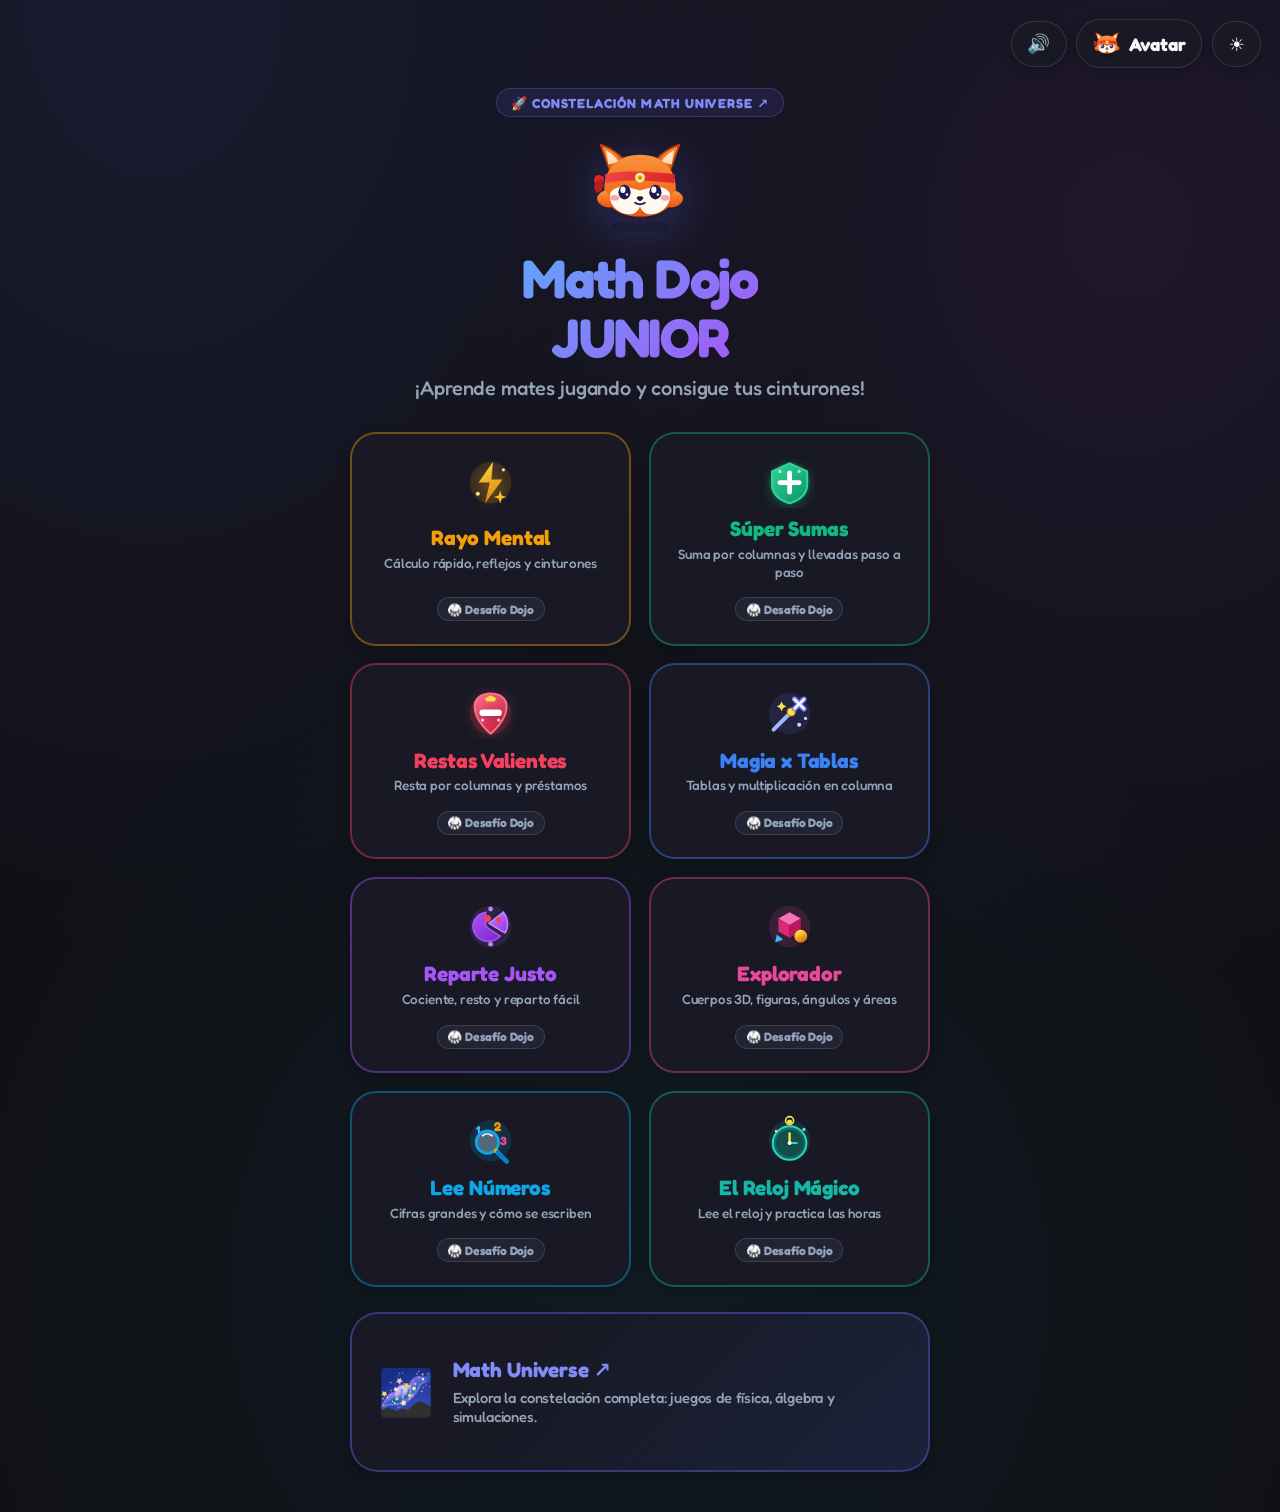
<file: index.html>
<!DOCTYPE html>
<html lang="es">
<head>
  <script>
    let initialTheme = new URLSearchParams(location.hash.slice(1)).get('mathjr-theme');
    if (!initialTheme) {
      const savedCookie = document.cookie.match(/(?:^|; )mathjr_theme=(light|dark)(?:;|$)/);
      if (savedCookie) initialTheme = savedCookie[1];
    }
    try { initialTheme = initialTheme || localStorage.getItem('mathjr_theme'); } catch (_) {}
    if (initialTheme === 'light') {
      document.documentElement.setAttribute('data-theme', 'light');
    }
  </script>
  <meta charset="UTF-8">
  <meta name="viewport" content="width=device-width, initial-scale=1.0, viewport-fit=cover">
  <title>Math Dojo Junior 🦊 · Mates para Primaria</title>
  <meta name="description" content="Entrena cálculo mental, sumas, restas, multiplicaciones y retos de primaria con tu compañero del Dojo.">
  <link rel="manifest" href="manifest.json">
  <meta name="apple-mobile-web-app-capable" content="yes">
  <meta name="apple-mobile-web-app-status-bar-style" content="black-translucent">
  <meta name="apple-mobile-web-app-title" content="Math Dojo Jr">
  <meta name="theme-color" content="#101116">

  <link rel="stylesheet" href="ui.css">
  <script src="dojo-audio.js" defer></script>
  <script src="dojo-fx.js" defer></script>
  <script src="dojo-progress.js" defer></script>
  <script src="accessibility.js" defer></script>
  <script src="theme.js" defer></script>
  <script src="avatar.js" defer></script>

  <style>
    /* Estilos específicos de la Portada */
    .header {
      display: flex;
      flex-direction: column;
      align-items: center;
      text-align: center;
      margin-top: max(5.5rem, calc(env(safe-area-inset-top) + 3.5rem));
      margin-bottom: 2rem;
      padding: 0 1.2rem;
      max-width: 580px;
      width: 94%;
    }

    .constellation-pill {
      display: inline-flex;
      align-items: center;
      gap: 0.45rem;
      padding: 0.35rem 0.85rem;
      border-radius: 999px;
      background: rgba(99, 102, 241, 0.12);
      border: 1px solid rgba(99, 102, 241, 0.3);
      color: #818cf8;
      font-size: 0.82rem;
      font-weight: 700;
      letter-spacing: 0.08em;
      text-transform: uppercase;
      margin-bottom: 0.9rem;
      text-decoration: none;
      transition: transform 0.2s ease, background 0.2s ease, border-color 0.2s ease;
    }
    .constellation-pill:hover {
      background: rgba(99, 102, 241, 0.22);
      border-color: rgba(99, 102, 241, 0.55);
      transform: translateY(-1px);
    }

    .header-avatar-wrap {
      position: relative;
      margin-bottom: 0.6rem;
    }

    .header-icon {
      width: clamp(5.2rem, 14vw, 6.5rem);
      height: auto;
      animation: float 3s ease-in-out infinite;
      filter: drop-shadow(0 12px 24px rgba(99, 102, 241, 0.35));
    }

    .header h1 {
      font-size: clamp(2.3rem, 7.5vw, 3.4rem);
      margin: 0;
      font-weight: 800;
      letter-spacing: -0.03em;
      line-height: 1.08;
      background: linear-gradient(135deg, #60a5fa 0%, #a855f7 100%);
      -webkit-background-clip: text;
      -webkit-text-fill-color: transparent;
    }

    [data-theme="light"] .header h1 {
      background: linear-gradient(135deg, #2563eb 0%, #7c3aed 100%);
      -webkit-background-clip: text;
      -webkit-text-fill-color: transparent;
    }

    .header p {
      color: var(--text-muted);
      font-size: clamp(1.05rem, 3.8vw, 1.25rem);
      margin: 0.6rem 0 0;
      font-weight: 500;
    }

    /* Cuadrícula de Juegos Responsiva */
    .games-grid {
      display: grid;
      grid-template-columns: repeat(2, minmax(0, 1fr));
      gap: 1.1rem;
      width: 94%;
      max-width: 580px;
      margin-bottom: 2.5rem;
    }

    .game-card {
      background: var(--bg-card);
      border: 2px solid var(--border-card);
      border-radius: 26px;
      padding: 1.4rem 1rem;
      min-height: 160px;
      text-decoration: none;
      display: flex;
      flex-direction: column;
      align-items: center;
      text-align: center;
      justify-content: space-between;
      gap: 0.6rem;
      transition: transform 0.2s cubic-bezier(0.175, 0.885, 0.32, 1.275), box-shadow 0.2s, border-color 0.2s;
      color: var(--text-main);
      box-shadow: var(--shadow-sm);
      position: relative;
      overflow: hidden;
    }

    .game-card:hover {
      transform: translateY(-3px);
      box-shadow: var(--shadow-md);
      border-color: rgba(99, 102, 241, 0.4);
    }

    .game-card:active {
      transform: scale(0.94);
      box-shadow: var(--shadow-sm);
    }

    .game-icon {
      font-size: 3.2rem;
      line-height: 1;
      display: flex;
      align-items: center;
      justify-content: center;
      transition: transform 0.2s;
    }
    .game-card:hover .game-icon {
      transform: scale(1.08);
    }
    .game-icon svg {
      width: 1em;
      height: 1em;
      display: block;
    }

    .game-info {
      width: 100%;
    }
    .game-info h2 {
      margin: 0 0 0.25rem;
      font-size: clamp(1.05rem, 3.6vw, 1.3rem);
      font-weight: 800;
      line-height: 1.2;
    }
    .game-info p {
      margin: 0;
      font-size: 0.84rem;
      color: var(--text-muted);
      line-height: 1.3;
      font-weight: 500;
    }

    /* Insignia de progreso en cada tarjeta */
    .card-belt-badge {
      display: inline-flex;
      align-items: center;
      gap: 0.3rem;
      padding: 0.22rem 0.6rem;
      border-radius: 999px;
      font-size: 0.76rem;
      font-weight: 700;
      background: var(--bg-surface);
      border: 1px solid var(--border-color);
      color: var(--text-muted);
      margin-top: 0.4rem;
    }
    .card-belt-badge.has-stars {
      background: rgba(245, 158, 11, 0.12);
      border-color: rgba(245, 158, 11, 0.35);
      color: var(--accent-gold);
    }

    /* Tarjeta Promo a Math Universe / Mayor */
    .promo-card {
      grid-column: 1 / -1;
      flex-direction: row;
      text-align: left;
      padding: 1.4rem 1.6rem;
      background: linear-gradient(135deg, var(--bg-card) 30%, rgba(99, 102, 241, 0.14) 100%);
      border-color: rgba(99, 102, 241, 0.4);
      border-radius: 28px;
      justify-content: flex-start;
      gap: 1.2rem;
      margin-top: 0.5rem;
    }
    .promo-card .game-icon { font-size: 2.8rem; color: #818cf8; }
    .promo-card .game-info p { font-size: 0.92rem; margin-top: 0.3rem; }

    /* Colores Temáticos por Juego */
    .card-calculo { border-color: rgba(245, 158, 11, 0.4); }
    .card-calculo h2, .card-calculo .game-icon { color: #f59e0b; }

    .card-sumas { border-color: rgba(16, 185, 129, 0.4); }
    .card-sumas h2, .card-sumas .game-icon { color: #10b981; }

    .card-restas { border-color: rgba(244, 63, 94, 0.4); }
    .card-restas h2, .card-restas .game-icon { color: #f43f5e; }

    .card-multi { border-color: rgba(59, 130, 246, 0.4); }
    .card-multi h2, .card-multi .game-icon { color: #3b82f6; }

    .card-div { border-color: rgba(168, 85, 247, 0.4); }
    .card-div h2, .card-div .game-icon { color: #a855f7; }

    .card-formas { border-color: rgba(236, 72, 153, 0.4); }
    .card-formas h2, .card-formas .game-icon { color: #ec4899; }

    .card-reloj { border-color: rgba(20, 184, 166, 0.4); }
    .card-reloj h2, .card-reloj .game-icon { color: #14b8a6; }

    .card-numeros { border-color: rgba(14, 165, 233, 0.4); }
    .card-numeros h2, .card-numeros .game-icon { color: #0ea5e9; }

    /* Modal selector de avatar */
    .avatar-picker {
      width: min(92vw, 520px);
      padding: 0;
      border: 2px solid var(--border-card);
      border-radius: 28px;
      background: var(--bg-card);
      color: var(--text-main);
      box-shadow: var(--shadow-lg);
    }
    .avatar-picker::backdrop {
      background: rgba(16, 17, 22, 0.75);
      backdrop-filter: blur(6px);
    }
    .avatar-picker__content { padding: clamp(1.2rem, 5vw, 1.8rem); }
    .avatar-picker h2 { margin: 0; font-size: clamp(1.4rem, 5vw, 1.8rem); color: #60a5fa; }
    .avatar-picker__intro { margin: 0.35rem 0 1rem; color: var(--text-muted); font-size: 0.95rem; }
    .avatar-grid { display: grid; grid-template-columns: repeat(3, minmax(0, 1fr)); gap: 0.65rem; }
    .avatar-choice {
      padding: 0.7rem 0.4rem;
      border: 2px solid var(--border-color);
      border-radius: 18px;
      background: var(--bg-surface);
      color: var(--text-main);
      font: inherit;
      font-weight: 700;
      cursor: pointer;
      display: flex;
      flex-direction: column;
      align-items: center;
      gap: 0.35rem;
      transition: transform 0.15s, border-color 0.15s;
    }
    .avatar-choice:active { transform: scale(0.94); }
    .avatar-choice img { width: clamp(3rem, 12vw, 4.2rem); height: clamp(3rem, 12vw, 4.2rem); object-fit: contain; }
    .avatar-choice[aria-pressed="true"] {
      border-color: #6366f1;
      background: rgba(99, 102, 241, 0.18);
      box-shadow: 0 0 0 3px rgba(99, 102, 241, 0.3);
    }
    .avatar-picker__footer {
      display: flex;
      align-items: center;
      justify-content: space-between;
      gap: 1rem;
      margin-top: 1.2rem;
    }
    .avatar-picker__status { margin: 0; color: var(--text-muted); font-weight: 600; font-size: 0.92rem; }
    .avatar-picker__close {
      padding: 0.6rem 1.1rem;
      border: 1.5px solid var(--border-color);
      border-radius: 14px;
      background: var(--bg-surface);
      color: var(--text-main);
      font: inherit;
      font-weight: 700;
      cursor: pointer;
    }

    @media (max-width: 440px) {
      .games-grid { gap: 0.75rem; }
      .game-card { padding: 1.1rem 0.7rem; min-height: 145px; border-radius: 22px; }
      .game-icon { font-size: 2.6rem; }
      .promo-card { flex-direction: column; text-align: center; align-items: center; }
      .promo-card .game-icon { font-size: 2.4rem; }
    }
  </style>
</head>
<body>
  <!-- Controles Superiores: Avatar, Sonido y Tema -->
  <div class="home-controls" role="group" aria-label="Personalización y ajustes">
    <button class="sound-toggle-btn" type="button" onclick="DojoAudio.toggleMute()" aria-label="Silenciar o activar sonido" title="Sonido">
      <span class="sound-icon">🔊</span>
    </button>
    <button class="avatar-open-btn" id="avatar-open" type="button" aria-label="Elegir avatar" aria-haspopup="dialog" aria-controls="avatar-dialog">
      <img id="avatar-button-icon" src="fox-mark.svg" alt=""><span id="avatar-btn-label">Avatar</span>
    </button>
    <button class="theme-toggle-btn" type="button" onclick="toggleTheme()" title="Cambiar tema" aria-label="Cambiar tema de color">
      <span id="theme-icon">☀️</span>
    </button>
  </div>

  <!-- Cabecera de Portada -->
  <div class="header">
    <a href="https://mathuniverse-beta.vercel.app/" target="_blank" rel="noopener noreferrer" class="constellation-pill" title="Visitar Math Universe">🚀 Constelación Math Universe ↗</a>
    <div class="header-avatar-wrap">
      <img class="header-icon" id="dojo-avatar" src="fox-mark.svg" alt="Compañero del Dojo">
    </div>
    <h1>Math Dojo<br>JUNIOR</h1>
    <p>¡Aprende mates jugando y consigue tus cinturones!</p>
  </div>

  <!-- Selector Modal de Avatar -->
  <dialog class="avatar-picker" id="avatar-dialog" aria-labelledby="avatar-title" aria-describedby="avatar-intro">
    <div class="avatar-picker__content">
      <h2 id="avatar-title">Elige tu compañero del Dojo</h2>
      <p class="avatar-picker__intro" id="avatar-intro">Escoge el personaje que te acompañará y celebrará tus aciertos en cada reto.</p>
      <div class="avatar-grid" id="avatar-grid" role="group" aria-label="Personajes disponibles"></div>
      <div class="avatar-picker__footer">
        <p class="avatar-picker__status" id="avatar-status" aria-live="polite">El zorro te espera.</p>
        <button class="avatar-picker__close" type="button" id="avatar-close">Cerrar</button>
      </div>
    </div>
  </dialog>

  <!-- Rejilla de Juegos con Nuevas Tarjetas e Iconos Ilustrados -->
  <div class="games-grid">
    <!-- Cálculo Mental (mental.html) -->
    <a href="mental.html" class="game-card card-calculo" onclick="if(window.DojoAudio) DojoAudio.play('tap')">
      <div class="game-icon" aria-hidden="true">
        <svg viewBox="0 0 64 64" fill="none">
          <circle cx="32" cy="32" r="26" fill="rgba(245, 158, 11, 0.15)"/>
          <path d="M35 6 L17 32 H31 L25 58 L47 28 H33 Z" fill="url(#rayoGrad)" filter="drop-shadow(0 4px 8px rgba(245, 158, 11, 0.45))"/>
          <circle cx="48" cy="16" r="2" fill="#fde68a"/>
          <circle cx="16" cy="46" r="2.5" fill="#fde68a"/>
          <path d="M44 42 L46 48 L52 50 L46 52 L44 58 L42 52 L36 50 L42 48 Z" fill="#fbbf24"/>
          <defs>
            <linearGradient id="rayoGrad" x1="17" y1="6" x2="47" y2="58" gradientUnits="userSpaceOnUse">
              <stop stop-color="#fde047"/>
              <stop offset="1" stop-color="#d97706"/>
            </linearGradient>
          </defs>
        </svg>
      </div>
      <div class="game-info">
        <h2>Rayo Mental</h2>
        <p>Cálculo rápido, reflejos y cinturones</p>
      </div>
      <div class="card-belt-badge" data-game="mental">🥋 Desafío Dojo</div>
    </a>

    <!-- Sumas (sumas.html) -->
    <a href="sumas.html" class="game-card card-sumas" onclick="if(window.DojoAudio) DojoAudio.play('tap')">
      <div class="game-icon" aria-hidden="true">
        <svg viewBox="0 0 64 64" fill="none">
          <circle cx="32" cy="32" r="26" fill="rgba(16, 185, 129, 0.15)"/>
          <path d="M32 8 L54 18 V34 C54 46 44 54 32 58 C20 54 10 46 10 34 V18 Z" fill="url(#sumasGrad)" stroke="#34d399" stroke-width="2.5" filter="drop-shadow(0 4px 8px rgba(16, 185, 129, 0.35))"/>
          <path d="M32 20 V44 M20 32 H44" stroke="#ffffff" stroke-width="6" stroke-linecap="round"/>
          <circle cx="20" cy="18" r="2" fill="#a7f3d0"/>
          <circle cx="44" cy="18" r="2" fill="#a7f3d0"/>
          <defs>
            <linearGradient id="sumasGrad" x1="10" y1="8" x2="54" y2="58" gradientUnits="userSpaceOnUse">
              <stop stop-color="#34d399"/>
              <stop offset="1" stop-color="#059669"/>
            </linearGradient>
          </defs>
        </svg>
      </div>
      <div class="game-info">
        <h2>Súper Sumas</h2>
        <p>Suma por columnas y llevadas paso a paso</p>
      </div>
      <div class="card-belt-badge" data-game="sumas">🥋 Desafío Dojo</div>
    </a>

    <!-- Restas Valientes (restas.html) -->
    <a href="restas.html" class="game-card card-restas" onclick="if(window.DojoAudio) DojoAudio.play('tap')">
      <div class="game-icon" aria-hidden="true">
        <svg viewBox="0 0 64 64" fill="none">
          <circle cx="32" cy="32" r="26" fill="rgba(244, 63, 94, 0.15)"/>
          <!-- Escudo de caballero protector -->
          <path d="M32 7 C44 7 52 13 52 23 C52 42 32 57 32 57 C32 57 12 42 12 23 C12 13 20 7 32 7 Z" fill="url(#restasGrad)" stroke="#fb7185" stroke-width="2.5" filter="drop-shadow(0 4px 10px rgba(244, 63, 94, 0.35))"/>
          <!-- Corona dorada superior -->
          <path d="M25 13 L32 9 L39 13 L37 17 H27 Z" fill="#fde047"/>
          <!-- Espada / Barra luminosa de resta -->
          <rect x="18" y="27" width="28" height="8" rx="4" fill="#ffffff" filter="drop-shadow(0 2px 4px rgba(0,0,0,0.25))"/>
          <circle cx="42" cy="40" r="2" fill="#fecdd3"/>
          <circle cx="22" cy="40" r="2" fill="#fecdd3"/>
          <defs>
            <linearGradient id="restasGrad" x1="12" y1="7" x2="52" y2="57" gradientUnits="userSpaceOnUse">
              <stop stop-color="#fb7185"/>
              <stop offset="1" stop-color="#be123c"/>
            </linearGradient>
          </defs>
        </svg>
      </div>
      <div class="game-info">
        <h2>Restas Valientes</h2>
        <p>Resta por columnas y préstamos</p>
      </div>
      <div class="card-belt-badge" data-game="restas">🥋 Desafío Dojo</div>
    </a>

    <!-- Multiplicaciones (multiplicaciones.html) -->
    <a href="multiplicaciones.html" class="game-card card-multi" onclick="if(window.DojoAudio) DojoAudio.play('tap')">
      <div class="game-icon" aria-hidden="true">
        <svg viewBox="0 0 64 64" fill="none">
          <circle cx="32" cy="32" r="26" fill="rgba(99, 102, 241, 0.15)"/>
          <!-- Varita mágica -->
          <line x1="12" y1="52" x2="34" y2="30" stroke="#a5b4fc" stroke-width="5" stroke-linecap="round"/>
          <circle cx="34" cy="30" r="5" fill="#fde047" stroke="#ca8a04" stroke-width="1.5"/>
          <!-- Símbolo X mágico tridimensional -->
          <path d="M38 14 L50 26 M50 14 L38 26" stroke="#818cf8" stroke-width="6.5" stroke-linecap="round"/>
          <path d="M38 14 L50 26 M50 14 L38 26" stroke="#ffffff" stroke-width="2.5" stroke-linecap="round"/>
          <path d="M22 17 L24 21 L28 23 L24 25 L22 29 L20 25 L16 23 L20 21 Z" fill="#fde047"/>
          <circle cx="52" cy="38" r="2" fill="#c7d2fe"/>
          <circle cx="44" cy="46" r="2.5" fill="#fbcfe8"/>
        </svg>
      </div>
      <div class="game-info">
        <h2>Magia x Tablas</h2>
        <p>Tablas y multiplicación en columna</p>
      </div>
      <div class="card-belt-badge" data-game="multi">🥋 Desafío Dojo</div>
    </a>

    <!-- Divisiones (divisiones.html) -->
    <a href="divisiones.html" class="game-card card-div" onclick="if(window.DojoAudio) DojoAudio.play('tap')">
      <div class="game-icon" aria-hidden="true">
        <svg viewBox="0 0 64 64" fill="none">
          <circle cx="32" cy="32" r="26" fill="rgba(168, 85, 247, 0.15)"/>
          <!-- Porción compartida -->
          <path d="M30 28 L48 14 C54 22 55 32 50 40 Z" fill="url(#divGrad1)" stroke="#c084fc" stroke-width="2"/>
          <path d="M26 32 L44 44 C34 54 18 52 12 40 C6 28 14 16 26 14 Z" fill="url(#divGrad2)" stroke="#a855f7" stroke-width="2"/>
          <circle cx="28" cy="22" r="4.5" fill="#f43f5e"/>
          <circle cx="42" cy="24" r="3.5" fill="#f43f5e"/>
          <circle cx="32" cy="10" r="3" fill="#c084fc"/>
          <circle cx="32" cy="54" r="3" fill="#c084fc"/>
          <defs>
            <linearGradient id="divGrad1" x1="30" y1="14" x2="52" y2="40" gradientUnits="userSpaceOnUse">
              <stop stop-color="#c084fc"/>
              <stop offset="1" stop-color="#9333ea"/>
            </linearGradient>
            <linearGradient id="divGrad2" x1="10" y1="14" x2="44" y2="52" gradientUnits="userSpaceOnUse">
              <stop stop-color="#a855f7"/>
              <stop offset="1" stop-color="#7e22ce"/>
            </linearGradient>
          </defs>
        </svg>
      </div>
      <div class="game-info">
        <h2>Reparte Justo</h2>
        <p>Cociente, resto y reparto fácil</p>
      </div>
      <div class="card-belt-badge" data-game="div">🥋 Desafío Dojo</div>
    </a>

    <!-- Formas geométricas (geometria.html) -->
    <a href="geometria.html" class="game-card card-formas" onclick="if(window.DojoAudio) DojoAudio.play('tap')">
      <div class="game-icon" aria-hidden="true">
        <svg viewBox="0 0 64 64" fill="none">
          <circle cx="32" cy="32" r="26" fill="rgba(236, 72, 153, 0.15)"/>
          <!-- Cubo isométrico 3D + Esfera -->
          <path d="M32 14 L46 22 L32 30 L18 22 Z" fill="#f472b6"/>
          <path d="M18 22 L32 30 V46 L18 38 Z" fill="#db2777"/>
          <path d="M46 22 L32 30 V46 L46 38 Z" fill="#be185d"/>
          <circle cx="46" cy="44" r="8" fill="url(#sphereGrad)" filter="drop-shadow(0 2px 4px rgba(0,0,0,0.25))"/>
          <path d="M16 42 L24 48 L14 52 Z" fill="#38bdf8"/>
          <defs>
            <linearGradient id="sphereGrad" x1="43" y1="38" x2="49" y2="50" gradientUnits="userSpaceOnUse">
              <stop stop-color="#fde047"/>
              <stop offset="1" stop-color="#d97706"/>
            </linearGradient>
          </defs>
        </svg>
      </div>
      <div class="game-info">
        <h2>Explorador</h2>
        <p>Cuerpos 3D, figuras, ángulos y áreas</p>
      </div>
      <div class="card-belt-badge" data-game="geometria">🥋 Desafío Dojo</div>
    </a>

    <!-- Lee Números (leer-numeros.html) -->
    <a href="leer-numeros.html" class="game-card card-numeros" onclick="if(window.DojoAudio) DojoAudio.play('tap')">
      <div class="game-icon" aria-hidden="true">
        <svg viewBox="0 0 64 64" fill="none">
          <circle cx="32" cy="32" r="26" fill="rgba(14, 165, 233, 0.15)"/>
          <text x="14" y="24" fill="#38bdf8" font-size="14" font-weight="900" font-family="Fredoka">1</text>
          <text x="36" y="20" fill="#f59e0b" font-size="16" font-weight="900" font-family="Fredoka">2</text>
          <text x="44" y="38" fill="#ec4899" font-size="15" font-weight="900" font-family="Fredoka">3</text>
          <!-- Lupa detective con reflejo de lente -->
          <circle cx="28" cy="34" r="14" fill="rgba(224, 242, 254, 0.3)" stroke="#0ea5e9" stroke-width="3.5"/>
          <path d="M22 26 C25 23 30 23 34 26" stroke="#ffffff" stroke-width="2" stroke-linecap="round"/>
          <circle cx="39" cy="45" r="3" fill="#f59e0b"/>
          <path d="M41 47 L52 58" stroke="#0284c7" stroke-width="6" stroke-linecap="round"/>
        </svg>
      </div>
      <div class="game-info">
        <h2>Lee Números</h2>
        <p>Cifras grandes y cómo se escriben</p>
      </div>
      <div class="card-belt-badge" data-game="numeros">🥋 Desafío Dojo</div>
    </a>

    <!-- El Reloj / Tiempo -->
    <a href="reloj.html" class="game-card card-reloj" onclick="if(window.DojoAudio) DojoAudio.play('tap')">
      <div class="game-icon" aria-hidden="true">
        <svg viewBox="0 0 64 64" fill="none">
          <circle cx="32" cy="32" r="26" fill="rgba(20, 184, 166, 0.15)"/>
          <rect x="29" y="6" width="6" height="5" rx="2" fill="#fde047"/>
          <circle cx="32" cy="7" r="5" stroke="#fde047" stroke-width="2" fill="none"/>
          <circle cx="32" cy="35" r="21" fill="url(#relojGrad)" stroke="#2dd4bf" stroke-width="2.5"/>
          <circle cx="32" cy="35" r="17" fill="#134e4a"/>
          <line x1="32" y1="35" x2="32" y2="23" stroke="#fde047" stroke-width="3" stroke-linecap="round"/>
          <line x1="32" y1="35" x2="41" y2="35" stroke="#2dd4bf" stroke-width="2.5" stroke-linecap="round"/>
          <circle cx="32" cy="35" r="2.5" fill="#ffffff"/>
          <circle cx="15" cy="20" r="1.5" fill="#fde047"/>
          <circle cx="50" cy="18" r="2" fill="#5eead4"/>
          <defs>
            <linearGradient id="relojGrad" x1="11" y1="14" x2="53" y2="56" gradientUnits="userSpaceOnUse">
              <stop stop-color="#0f766e"/>
              <stop offset="1" stop-color="#115e59"/>
            </linearGradient>
          </defs>
        </svg>
      </div>
      <div class="game-info">
        <h2>El Reloj Mágico</h2>
        <p>Lee el reloj y practica las horas</p>
      </div>
      <div class="card-belt-badge" data-game="reloj">🥋 Desafío Dojo</div>
    </a>

    <!-- Tarjeta Enlace a Math Universe -->
    <a href="https://mathuniverse-beta.vercel.app/" target="_blank" rel="noopener noreferrer" class="game-card promo-card" onclick="if(window.DojoAudio) DojoAudio.play('tap')">
      <div class="game-icon" aria-hidden="true">🌌</div>
      <div class="game-info">
        <h2 style="color: #818cf8;">Math Universe ↗</h2>
        <p>Explora la constelación completa: juegos de física, álgebra y simulaciones.</p>
      </div>
    </a>
  </div>

  <script>
    // Sincronizar insignias de progreso en las tarjetas
    document.addEventListener('DOMContentLoaded', () => {
      if (window.DojoProgress) {
        const allProgress = DojoProgress.getAll();
        document.querySelectorAll('.card-belt-badge').forEach(badge => {
          const gameId = badge.dataset.game;
          const gameData = allProgress[gameId];
          if (gameData) {
            let maxStars = 0;
            let totalRounds = 0;
            Object.values(gameData).forEach(b => {
              if (b.stars > maxStars) maxStars = b.stars;
              totalRounds += (b.rounds || 0);
            });
            if (maxStars > 0) {
              badge.classList.add('has-stars');
              badge.textContent = `⭐ ${'⭐'.repeat(maxStars - 1)} · ${totalRounds} rondas`;
            }
          }
        });
      }
    });

    if ('serviceWorker' in navigator) {
      window.addEventListener('load', () => {
        navigator.serviceWorker.register('./sw.js').catch(err => console.log('Fallo al registrar SW', err));
      });
    }
  </script>
</body>
</html>
</file>
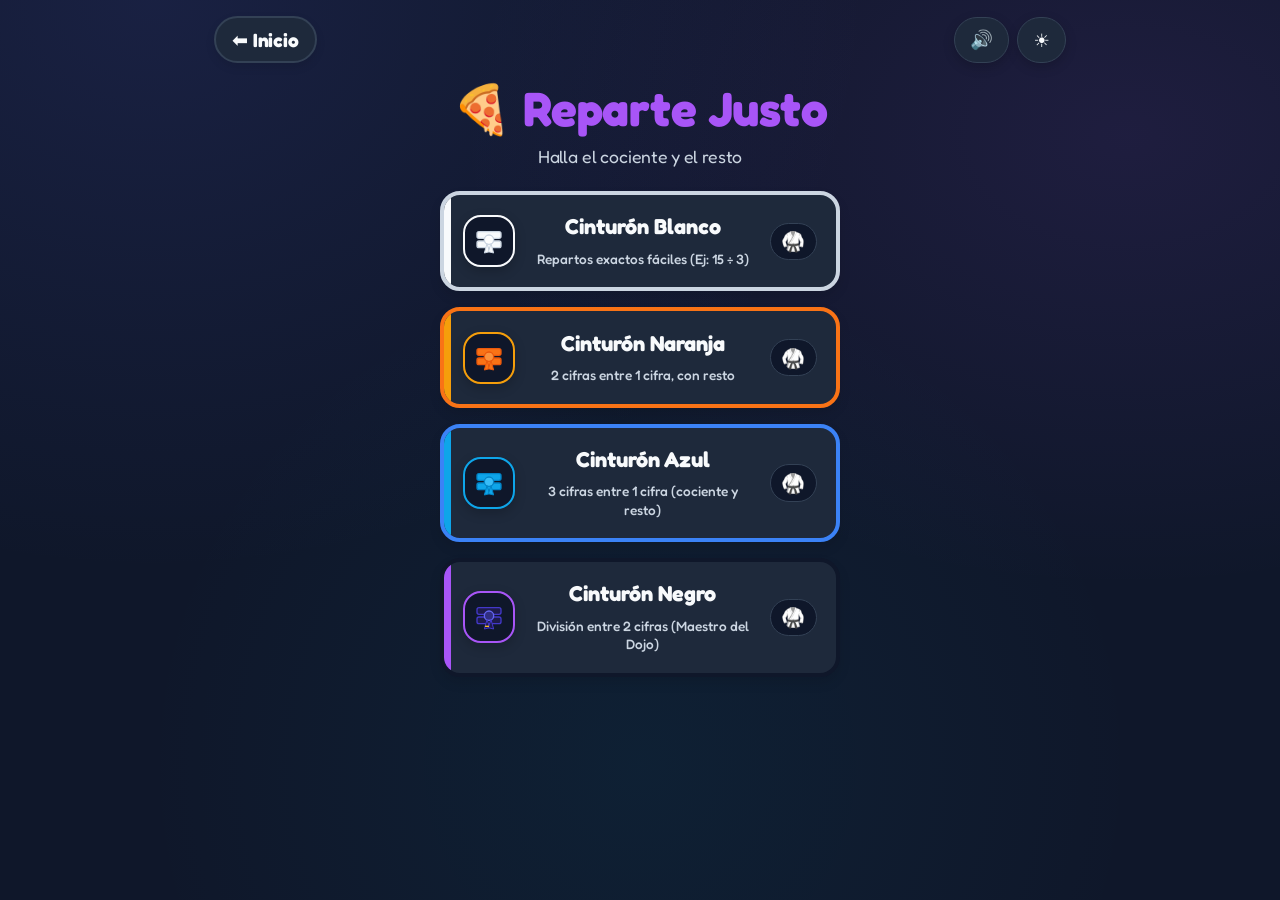
<file: divisiones.html>
<!DOCTYPE html>
<html lang="es">
<head>
  <script>
    let initialTheme = new URLSearchParams(location.hash.slice(1)).get('mathjr-theme');
    if (!initialTheme) {
      const savedCookie = document.cookie.match(/(?:^|; )mathjr_theme=(light|dark)(?:;|$)/);
      if (savedCookie) initialTheme = savedCookie[1];
    }
    try { initialTheme = initialTheme || localStorage.getItem('mathjr_theme'); } catch (_) {}
    if (initialTheme === 'light') {
      document.documentElement.setAttribute('data-theme', 'light');
    }
  </script>
  <link rel="stylesheet" href="ui.css">
  <script src="dojo-audio.js" defer></script>
  <script src="dojo-fx.js" defer></script>
  <script src="dojo-progress.js" defer></script>
  <script src="accessibility.js" defer></script>
  <script src="theme.js" defer></script>
  <script src="practice-guide.js" defer></script>
  <script src="practice-help.js" defer></script>
  <meta charset="UTF-8">
  <meta name="viewport" content="width=device-width, initial-scale=1.0, viewport-fit=cover">
  <title>Reparte Justo | Math Dojo Junior 🍰</title>
  <meta name="theme-color" content="#101116">
  
  <style>
    :root {
      --bg-primary: #0f172a;
      --bg-card: #1e293b;
      --text-main: #f8fafc;
      --text-muted: #cbd5e1;
      --border-color: #334155;
      
      --belt-blanco: #f8fafc;
      --belt-naranja: #f97316;
      --belt-azul: #3b82f6;
      --belt-negro: #0f172a;
    }
    
    [data-theme="light"] {
      --bg-primary: #f0fdf4; 
      --bg-card: #ffffff;
      --text-main: #1e293b;
      --text-muted: #64748b;
      --border-color: #e2e8f0;
      --belt-negro: #1e293b;
    }
    
    * { box-sizing: border-box; font-family: var(--font-kids); }
    
    body {
      margin: 0; padding: 0;
      background-color: var(--bg-primary); color: var(--text-main);
      min-height: 100vh;
      display: flex; flex-direction: column; align-items: center;
      transition: background-color 0.3s, color 0.3s;
      overflow-x: hidden;
    }

    /* BARRA SUPERIOR */
    .top-nav {
      width: 100%; max-width: 900px;
      display: flex; justify-content: space-between; align-items: center;
      padding: 1rem 1.5rem;
    }
    
    .btn-nav {
      background: var(--bg-card); border: 2px solid var(--border-color);
      border-radius: 50px; cursor: pointer; padding: 0.6rem 1rem;
      font-size: 1.2rem; color: var(--text-main);
      box-shadow: 0 4px 10px rgba(0,0,0,0.1);
      text-decoration: none; font-weight: bold;
      transition: transform 0.15s;
    }
    .btn-nav:active { transform: scale(0.9); }

    .header { text-align: center; margin-bottom: 1.5rem; }
    .header h1 { font-size: clamp(2rem, 6vw, 2.5rem); margin: 0; color: #a855f7; } 
    .header p { color: var(--text-muted); margin: 0.5rem 0 0 0; font-size: 1.1rem; }

    /* SELECTOR DE CINTURONES */
    .level-selector {
      width: 90%; max-width: 400px;
      display: flex; flex-direction: column; gap: 1rem;
      margin-bottom: 2rem;
    }
    .belt-btn {
      width: 100%;
      padding: 1.2rem; border-radius: 20px; border: 4px solid;
      font-size: 1.3rem; font-weight: 800; cursor: pointer;
      background: var(--bg-card); color: var(--text-main);
      display: flex; align-items: center; justify-content: center;
      text-align: center;
      transition: transform 0.2s, box-shadow 0.2s;
      box-shadow: 0 6px 12px rgba(0,0,0,0.1);
    }
    .belt-btn:active { transform: scale(0.95); box-shadow: 0 2px 5px rgba(0,0,0,0.1); }
    
    .belt-btn[data-level="blanco"] { border-color: #cbd5e1; }
    .belt-btn[data-level="naranja"] { border-color: var(--belt-naranja); }
    .belt-btn[data-level="azul"] { border-color: var(--belt-azul); }
    .belt-btn[data-level="negro"] { border-color: var(--belt-negro); }
    
    .belt-text { display: flex; flex-direction: column; align-items: center; justify-content: center; line-height: 1.2; }
    .belt-desc { font-size: 0.85rem; font-weight: 500; color: var(--text-muted); margin-top: 0.3rem; }

    /* ÁREA DEL JUEGO */
    .game-area {
      display: none; 
      width: 96%; max-width: 900px; /* Aumentado a 900px para más espacio en PC */
      flex-direction: column; align-items: center;
    }
    .game-area.active { display: flex; }

    .game-header {
      width: 100%; display: flex; justify-content: space-between; align-items: center;
      margin-bottom: 1rem; padding: 0 1rem;
    }
    .change-level-btn {
      background: none; border: none; color: var(--belt-naranja);
      font-weight: bold; font-size: 1rem; cursor: pointer;
      text-decoration: underline; padding: 0;
    }
    
    .score-board {
      font-size: 1.3rem; font-weight: bold; color: var(--text-muted);
      display: flex; gap: 1rem;
    }

    .game-layout {
      width: 100%;
      background: var(--bg-card);
      border: 3px solid var(--border-color);
      border-radius: 24px;
      padding: 1.5rem 1rem;
      box-shadow: 0 8px 20px rgba(0,0,0,0.1);
      display: flex; flex-direction: column; gap: 2rem; align-items: center;
    }

    /* SECCIÓN DEL PROBLEMA */
    .problem-section {
      display: flex; flex-direction: column; align-items: center; justify-content: center;
      flex: 1; width: 100%; padding: 1rem 0;
    }

    .paper-hint {
      font-size: 0.85rem; color: var(--text-muted); font-style: italic;
      margin-bottom: 1.5rem; text-align: center;
      display: none;
    }
    
    /* Mates Horizontales (Blanco) */
    .horizontal-math {
      font-size: 3.5rem; font-weight: 900; letter-spacing: 2px;
      margin-bottom: 1.5rem; text-align: center;
      display: none; align-items: center; justify-content: center;
    }
    
    /* Cajas de entrada */
    .div-input {
      width: 95px; /* Reducido para que no desborde en PC */
      height: 60px;
      font-size: 2.2rem; font-weight: bold; text-align: center;
      border-radius: 12px; border: 4px solid var(--border-color);
      background: var(--bg-primary); color: var(--text-main);
      display: flex; align-items: center; justify-content: center;
      transition: border-color 0.15s, box-shadow 0.15s;
      cursor: pointer;
    }
    .div-input.focus { border-color: #a855f7; box-shadow: 0 0 0 3px rgba(168, 85, 247, 0.3); }

    /* Mates Verticales - CAJA ESPAÑOLA */
    .division-container {
      display: flex; align-items: stretch; justify-content: center;
      display: none; width: 100%;
    }
    
    .div-left {
      display: flex; flex-direction: column; align-items: flex-end;
      padding-right: 1rem; justify-content: space-between;
    }
    
    .div-right {
      display: flex; flex-direction: column; align-items: flex-start;
      border-left: 4px solid var(--text-main);
      padding-left: 1rem;
    }
    
    .dividend {
      font-size: 3.5rem; font-weight: 900; letter-spacing: 2px;
      padding-top: 0.5rem;
    }
    
    .divisor {
      font-size: 3.5rem; font-weight: 900; letter-spacing: 2px;
      padding: 0.5rem 0; border-bottom: 4px solid var(--text-main);
      width: 100%; text-align: center; margin-bottom: 0.5rem;
    }

    /* Contenedores apilados verticalmente para ahorrar espacio horizontal */
    .quo-container, .rem-container {
      display: flex; flex-direction: column; align-items: center; 
      gap: 0.4rem; padding: 0.5rem 0;
    }
    
    .lbl { font-size: 1rem; font-weight: bold; color: var(--text-muted); }

    /* TECLADO VIRTUAL */
    .keypad {
      display: grid; grid-template-columns: repeat(3, 1fr); gap: 0.8rem;
      width: 100%; max-width: 320px;
    }
    .key-btn {
      background: var(--bg-primary); border: 2px solid var(--border-color);
      border-radius: 16px; font-size: 1.8rem; font-weight: bold; color: var(--text-main);
      padding: 0.8rem 0; cursor: pointer; box-shadow: 0 5px 0 var(--border-color);
      transition: transform 0.1s, box-shadow 0.1s; user-select: none;
    }
    .key-btn:active { transform: translateY(5px); box-shadow: 0 0 0 var(--border-color); }
    
    .key-action { background: #ef4444; color: white; border-color: #b91c1c; box-shadow: 0 5px 0 #b91c1c; font-size: 1.2rem;}
    .key-action:active { box-shadow: 0 0 0 #b91c1c; }
    
    .key-next { background: #3b82f6; color: white; border-color: #2563eb; box-shadow: 0 5px 0 #2563eb; font-size: 1.2rem;}
    .key-next:active { box-shadow: 0 0 0 #2563eb; }

    .key-ok { grid-column: span 3; background: #a855f7; color: white; border-color: #7e22ce; box-shadow: 0 5px 0 #7e22ce; font-size: 1.5rem;}
    .key-ok:active { box-shadow: 0 0 0 #7e22ce; }

    .feedback {
      height: 2.5rem; font-size: 1.5rem; font-weight: bold;
      display: flex; align-items: center; justify-content: center;
      text-align: center; margin-top: 1rem; width: 100%;
    }
    .feedback.correct { color: #10b981; animation: bounce 0.5s; }
    .feedback.wrong { color: #ef4444; animation: shake 0.4s; }

    @media (min-width: 650px) {
      .game-layout { flex-direction: row; justify-content: space-around; padding: 2rem; }
      .problem-section { flex: 1; border-right: 3px dashed var(--border-color); padding-right: 1.5rem; }
      .keypad { flex: 0.8; max-width: 280px; }
      .header h1 { font-size: 3rem; }
    }

    @keyframes bounce { 0%, 100% { transform: translateY(0); } 50% { transform: translateY(-10px); } }
    @keyframes shake { 0%, 100% { transform: translateX(0); } 25% { transform: translateX(-10px); } 75% { transform: translateX(10px); } }
    :focus-visible { outline: 3px solid #f59e0b; outline-offset: 3px; }
    @media (prefers-reduced-motion: reduce) { *, *::before, *::after { animation-duration: 0.01ms !important; animation-iteration-count: 1 !important; scroll-behavior: auto !important; transition-duration: 0.01ms !important; } }
  </style>
</head>
<body>
  <div class="top-nav">
    <a href="index.html" class="btn-nav">⬅️ Inicio</a>
    <div class="top-nav-group">
      <button class="sound-toggle-btn" type="button" onclick="DojoAudio.toggleMute()" aria-label="Silenciar o activar sonido" title="Sonido">
        <span class="sound-icon">🔊</span>
      </button>
      <button class="theme-toggle-btn" type="button" onclick="toggleTheme()" title="Cambiar tema" aria-label="Cambiar tema de color">
        <span id="theme-icon">☀️</span>
      </button>
    </div>
  </div>

  <div class="header">
    <h1>🍕 Reparte Justo</h1>
    <p>Halla el cociente y el resto</p>
  </div>

  <!-- SELECTOR DE CINTURONES -->
  <div class="level-selector" id="level-selector">
    <button class="belt-btn" data-level="blanco">
      <div class="belt-icon-wrap" aria-hidden="true">
        <svg viewBox="0 0 48 48" fill="none">
          <rect x="6" y="10" width="36" height="10" rx="3" fill="#f8fafc" stroke="#cbd5e1" stroke-width="2"/>
          <rect x="6" y="24" width="36" height="10" rx="3" fill="#f8fafc" stroke="#cbd5e1" stroke-width="2"/>
          <circle cx="24" cy="22" r="7" fill="#ffffff" stroke="#cbd5e1" stroke-width="2"/>
          <path d="M21 28 L17 42 L25 40 Z" fill="#f8fafc" stroke="#cbd5e1" stroke-width="1.5"/>
          <path d="M27 28 L31 42 L23 40 Z" fill="#f8fafc" stroke="#cbd5e1" stroke-width="1.5"/>
        </svg>
      </div>
      <div class="belt-text">
        <span class="belt-title">Cinturón Blanco</span>
        <span class="belt-desc">Repartos exactos fáciles (Ej: 15 ÷ 3)</span>
      </div>
      <div class="belt-badge-stars" data-belt="blanco">🥋</div>
    </button>
    <button class="belt-btn" data-level="naranja">
      <div class="belt-icon-wrap" aria-hidden="true">
        <svg viewBox="0 0 48 48" fill="none">
          <rect x="6" y="10" width="36" height="10" rx="3" fill="#f97316" stroke="#ea580c" stroke-width="2"/>
          <rect x="6" y="24" width="36" height="10" rx="3" fill="#f97316" stroke="#ea580c" stroke-width="2"/>
          <circle cx="24" cy="22" r="7" fill="#fb923c" stroke="#ea580c" stroke-width="2"/>
          <path d="M21 28 L17 42 L25 40 Z" fill="#f97316" stroke="#ea580c" stroke-width="1.5"/>
          <path d="M27 28 L31 42 L23 40 Z" fill="#f97316" stroke="#ea580c" stroke-width="1.5"/>
        </svg>
      </div>
      <div class="belt-text">
        <span class="belt-title">Cinturón Naranja</span>
        <span class="belt-desc">2 cifras entre 1 cifra, con resto</span>
      </div>
      <div class="belt-badge-stars" data-belt="naranja">🥋</div>
    </button>
    <button class="belt-btn" data-level="azul">
      <div class="belt-icon-wrap" aria-hidden="true">
        <svg viewBox="0 0 48 48" fill="none">
          <rect x="6" y="10" width="36" height="10" rx="3" fill="#0ea5e9" stroke="#0284c7" stroke-width="2"/>
          <rect x="6" y="24" width="36" height="10" rx="3" fill="#0ea5e9" stroke="#0284c7" stroke-width="2"/>
          <circle cx="24" cy="22" r="7" fill="#38bdf8" stroke="#0284c7" stroke-width="2"/>
          <path d="M21 28 L17 42 L25 40 Z" fill="#0ea5e9" stroke="#0284c7" stroke-width="1.5"/>
          <path d="M27 28 L31 42 L23 40 Z" fill="#0ea5e9" stroke="#0284c7" stroke-width="1.5"/>
        </svg>
      </div>
      <div class="belt-text">
        <span class="belt-title">Cinturón Azul</span>
        <span class="belt-desc">3 cifras entre 1 cifra (cociente y resto)</span>
      </div>
      <div class="belt-badge-stars" data-belt="azul">🥋</div>
    </button>
    <button class="belt-btn" data-level="negro">
      <div class="belt-icon-wrap" aria-hidden="true">
        <svg viewBox="0 0 48 48" fill="none">
          <rect x="6" y="10" width="36" height="10" rx="3" fill="#1e1b4b" stroke="#4338ca" stroke-width="2"/>
          <rect x="6" y="24" width="36" height="10" rx="3" fill="#1e1b4b" stroke="#4338ca" stroke-width="2"/>
          <circle cx="24" cy="22" r="7" fill="#312e81" stroke="#6366f1" stroke-width="2"/>
          <path d="M21 28 L17 42 L25 40 Z" fill="#1e1b4b" stroke="#4338ca" stroke-width="1.5"/>
          <path d="M27 28 L31 42 L23 40 Z" fill="#1e1b4b" stroke="#4338ca" stroke-width="1.5"/>
          <rect x="18" y="37" width="6" height="2" fill="#fbbf24"/>
        </svg>
      </div>
      <div class="belt-text">
        <span class="belt-title">Cinturón Negro</span>
        <span class="belt-desc">División entre 2 cifras (Maestro del Dojo)</span>
      </div>
      <div class="belt-badge-stars" data-belt="negro">🥋</div>
    </button>
  </div>

  <!-- ÁREA DEL JUEGO -->
  <div class="game-area" id="game-area">
    <div class="game-header">
      <button class="change-level-btn" onclick="showLevelSelector()">🔄 Cambiar cinturón</button>
      <div class="score-board">
        <span>✅ <span id="score">0</span></span>
        <span>🔥 <span id="streak">0</span></span>
      </div>
    </div>
    
    <div class="game-layout">
      <!-- Problema -->
      <div class="problem-section">
        <div class="paper-hint" id="paper-hint">📝 Usa un papel para hacer los pasos intermedios</div>
        
        <!-- Vista Horizontal (Cinturón Blanco) -->
        <div class="horizontal-math" id="horizontal-math">
          <span id="h-equation">15 ÷ 3 = </span>
          <div class="div-input focus" id="h-answer" data-id="h" onclick="setFocus(this)"></div>
        </div>

        <!-- Vista Caja Española (Resto de cinturones) -->
        <div class="division-container" id="vertical-math">
           <div class="div-left">
              <div class="dividend" id="v-dividend">456</div>
              <div class="rem-container">
                 <span class="lbl">Resto</span>
                 <div class="div-input" id="v-rem" data-id="r" onclick="setFocus(this)"></div>
              </div>
           </div>
           <div class="div-right">
              <div class="divisor" id="v-divisor">12</div>
              <div class="quo-container">
                 <span class="lbl">Cociente</span>
                 <div class="div-input focus" id="v-quo" data-id="q" onclick="setFocus(this)"></div>
              </div>
           </div>
        </div>
        
        <div class="feedback" id="feedback" role="status" aria-live="polite"></div>
      </div>
      
      <!-- Teclado Virtual -->
      <div class="keypad">
        <button class="key-btn" onclick="pressKey('1')">1</button>
        <button class="key-btn" onclick="pressKey('2')">2</button>
        <button class="key-btn" onclick="pressKey('3')">3</button>
        <button class="key-btn" onclick="pressKey('4')">4</button>
        <button class="key-btn" onclick="pressKey('5')">5</button>
        <button class="key-btn" onclick="pressKey('6')">6</button>
        <button class="key-btn" onclick="pressKey('7')">7</button>
        <button class="key-btn" onclick="pressKey('8')">8</button>
        <button class="key-btn" onclick="pressKey('9')">9</button>
        <button class="key-btn key-next" id="btn-next" onclick="jumpFocus()">➡️ Bajar</button>
        <button class="key-btn" onclick="pressKey('0')">0</button>
        <button class="key-btn key-action" onclick="clearInput()">Borrar</button>
        <button class="key-btn key-ok" onclick="checkAnswer()">¡Comprobar!</button>
      </div>
    </div>
  </div>

  <script>
    let currentLevel = '';
    let expectedQuotient = '';
    let expectedRemainder = '';
    let currentDividend = 0;
    let currentDivisor = 0;
    let userAnswers = { h: '', q: '', r: '' };
    let score = 0;
    let streak = 0;
    let isWaiting = false;
    let focusedInput = null;

    const levelSelector = document.getElementById('level-selector');
    const gameArea = document.getElementById('game-area');
    const horizontalMath = document.getElementById('horizontal-math');
    const verticalMath = document.getElementById('vertical-math');
    const hEquation = document.getElementById('h-equation');
    const hAnswer = document.getElementById('h-answer');
    const vDividend = document.getElementById('v-dividend');
    const vDivisor = document.getElementById('v-divisor');
    const vQuo = document.getElementById('v-quo');
    const vRem = document.getElementById('v-rem');
    const paperHint = document.getElementById('paper-hint');
    const feedbackEl = document.getElementById('feedback');
    const scoreEl = document.getElementById('score');
    const streakEl = document.getElementById('streak');
    const btnNext = document.getElementById('btn-next');
    const headerTexts = document.querySelector('.header');
    const beltBtns = document.querySelectorAll('.belt-btn');

    function showLevelSelector() {
      gameArea.classList.remove('active');
      levelSelector.style.display = 'flex';
      headerTexts.style.display = 'block';
    }

    beltBtns.forEach(btn => {
      btn.addEventListener('click', () => {
        currentLevel = btn.dataset.level;
        levelSelector.style.display = 'none';
        headerTexts.style.display = 'none'; 
        gameArea.classList.add('active');
        
        score = 0; streak = 0;
        updateScore();
        feedbackEl.textContent = '';
        generateProblem();
      });
    });

    window.setFocus = function(element) {
      if (isWaiting) return;
      if (focusedInput) focusedInput.classList.remove('focus');
      focusedInput = element;
      focusedInput.classList.add('focus');
    };

    function jumpFocus() {
      if (currentLevel === 'blanco') return;
      if (focusedInput.dataset.id === 'q') {
        setFocus(vRem);
      } else {
        setFocus(vQuo);
      }
    }

    function pressKey(char) {
      if (isWaiting || !focusedInput) return;
      if (window.DojoAudio) DojoAudio.play('tap');
      let id = focusedInput.dataset.id;
      
      if (userAnswers[id].length < 4) {
        userAnswers[id] += char;
        focusedInput.textContent = userAnswers[id];
      }
    }
    
    function clearInput() {
      if (isWaiting || !focusedInput) return;
      let id = focusedInput.dataset.id;
      userAnswers[id] = '';
      focusedInput.textContent = '';
    }

    function randomInt(min, max) {
      return Math.floor(Math.random() * (max - min + 1)) + min;
    }

    function generateProblem() {
      userAnswers = { h: '', q: '', r: '' };
      hAnswer.textContent = '';
      vQuo.textContent = '';
      vRem.textContent = '';
      isWaiting = false;

      let dividend, divisor, quotient, remainder;

      if (currentLevel === 'blanco') {
        divisor = randomInt(2, 10);
        quotient = randomInt(2, 10);
        dividend = divisor * quotient;
        remainder = 0;
        
        verticalMath.style.display = 'none';
        paperHint.style.display = 'none';
        btnNext.style.visibility = 'hidden'; 
        horizontalMath.style.display = 'flex';
        hEquation.textContent = `${dividend} ÷ ${divisor} = `;
        setFocus(hAnswer);
      } 
      else {
        if (currentLevel === 'naranja') {
          divisor = randomInt(3, 9);
          quotient = randomInt(Math.ceil(20 / divisor), Math.floor(98 / divisor));
          const intendedRemainder = randomInt(1, divisor - 1);
          dividend = quotient * divisor + intendedRemainder;
        } else if (currentLevel === 'azul') {
          dividend = randomInt(150, 999);
          divisor = randomInt(3, 9);
        } else if (currentLevel === 'negro') {
          dividend = randomInt(1500, 9999);
          divisor = randomInt(11, 99);
        }

        quotient = Math.floor(dividend / divisor);
        remainder = dividend % divisor;

        horizontalMath.style.display = 'none';
        paperHint.style.display = 'block';
        btnNext.style.visibility = 'visible';
        verticalMath.style.display = 'flex';
        
        vDividend.textContent = dividend;
        vDivisor.textContent = divisor;
        setFocus(vQuo);
      }

      expectedQuotient = String(quotient);
      expectedRemainder = String(remainder);
      currentDividend = dividend;
      currentDivisor = divisor;
    }

    function checkAnswer() {
      if (isWaiting) return;
      isWaiting = true; 
      
      let isCorrect = false;

      if (currentLevel === 'blanco') {
        if (userAnswers['h'] === expectedQuotient) {
          isCorrect = true;
        }
      } else {
        let userQ = userAnswers['q'];
        let userR = userAnswers['r'] === '' ? '0' : userAnswers['r'];
        let expR = expectedRemainder === '' ? '0' : expectedRemainder;

        if (userQ === expectedQuotient && userR === expR) {
          isCorrect = true;
        }
      }

      if (isCorrect) {
        score++; streak++;
        feedbackEl.textContent = '¡Reparto Perfecto! 🍕✨';
        feedbackEl.className = 'feedback correct';
        updateScore();
        if (window.DojoAudio) DojoAudio.play('correct');
        if (window.DojoFX) DojoFX.sparkle(feedbackEl);
        setTimeout(() => {
          feedbackEl.textContent = '';
          generateProblem();
        }, 1300);
      } else {
        streak = 0;
        if (currentLevel === 'blanco') {
           feedbackEl.textContent = 'Vuelve a contar los grupos y prueba otra vez.';
        } else {
           feedbackEl.textContent = 'Revisa el cociente y el resto. El resto debe ser menor que el divisor.';
        }
        feedbackEl.className = 'feedback wrong';
        updateScore();
        if (window.DojoAudio) DojoAudio.play('wrong');
        
        setTimeout(() => {
          isWaiting = false;
          setFocus(currentLevel === 'blanco' ? hAnswer : vQuo);
        }, 700);
      }
    }

    window.getPracticeHint = function() {
      if (currentLevel === 'blanco') {
        return `Busca en la tabla del ${currentDivisor}: ¿qué número multiplicado por ${currentDivisor} da ${currentDividend}?`;
      }
      const userQ = Number(userAnswers.q);
      const userR = userAnswers.r === '' ? 0 : Number(userAnswers.r);
      if (String(userQ) === expectedQuotient && userR !== Number(expectedRemainder)) {
        return `Comprueba el resto con la operación inversa: ${currentDividend} − (${currentDivisor} × ${expectedQuotient}).`;
      }
      if (userQ > 0) {
        return `Tu intento da ${currentDivisor} × ${userQ} = ${currentDivisor * userQ}. Compara ese producto con ${currentDividend}: ¿te has quedado corto o te has pasado?`;
      }
      const digits = String(currentDividend);
      let prefix = Number(digits.slice(0, String(currentDivisor).length));
      let used = String(currentDivisor).length;
      while (prefix < currentDivisor && used < digits.length) prefix = prefix * 10 + Number(digits[used++]);
      return `Empieza mirando ${prefix}. Busca cuántas veces cabe ${currentDivisor} sin pasarse; después resta y baja la cifra siguiente.`;
    };

    function updateScore() {
      scoreEl.textContent = score;
      streakEl.textContent = streak;
    }

    // Soporte para Teclado físico
    document.addEventListener('keydown', (e) => {
      if (!gameArea.classList.contains('active') || isWaiting) return;
      if (e.key >= '0' && e.key <= '9') {
        pressKey(e.key);
      } else if (e.key === 'Backspace') {
        clearInput();
      } else if (e.key === 'ArrowDown' || e.key === 'ArrowRight' || e.key === 'Tab') {
        e.preventDefault();
        jumpFocus();
      } else if (e.key === 'Enter') {
        checkAnswer();
      }
    });


  </script>
</body>
</html>
</file>
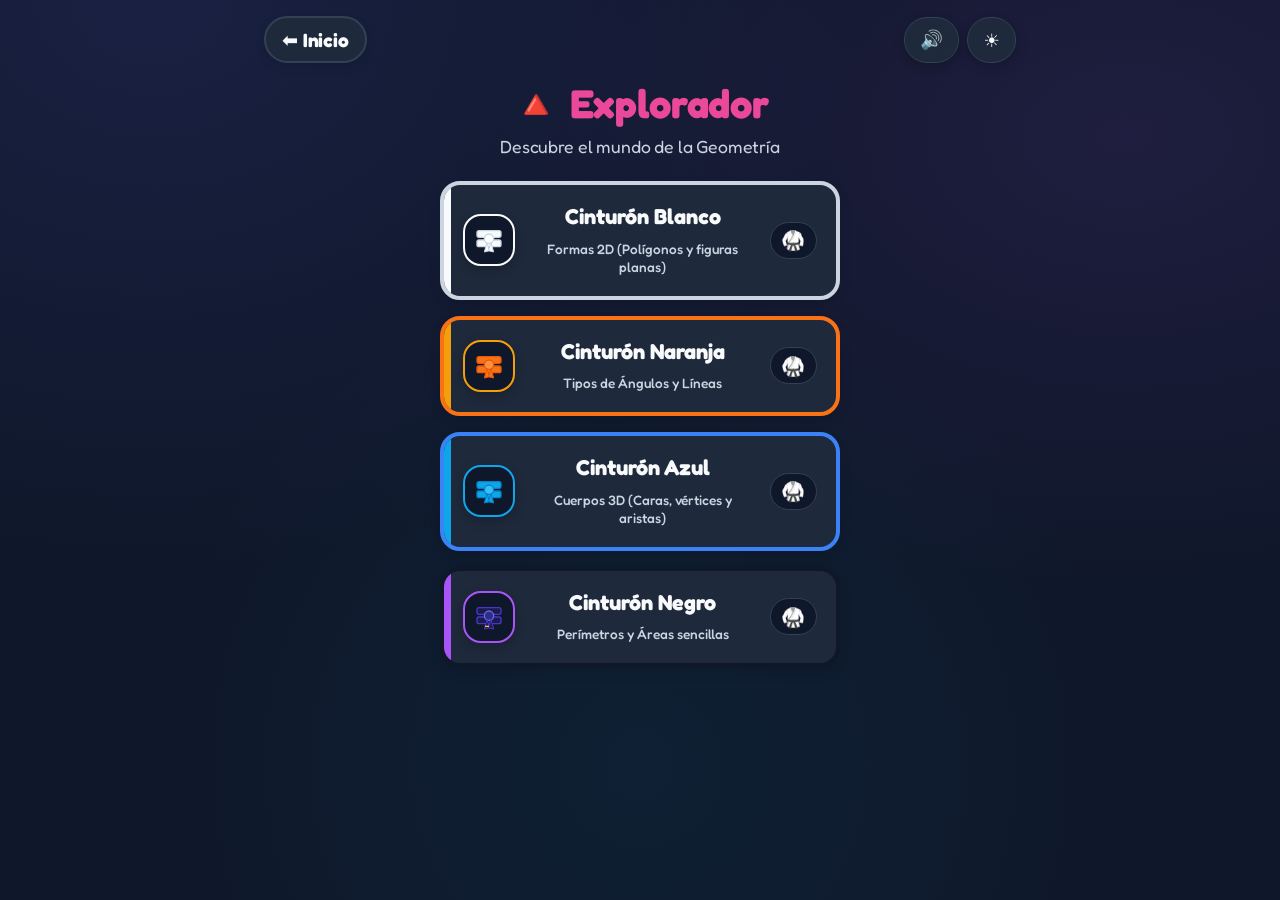
<file: geometria.html>
<!DOCTYPE html>
<html lang="es">
<head>
  <script>
    let initialTheme = new URLSearchParams(location.hash.slice(1)).get('mathjr-theme');
    if (!initialTheme) {
      const savedCookie = document.cookie.match(/(?:^|; )mathjr_theme=(light|dark)(?:;|$)/);
      if (savedCookie) initialTheme = savedCookie[1];
    }
    try { initialTheme = initialTheme || localStorage.getItem('mathjr_theme'); } catch (_) {}
    if (initialTheme === 'light') {
      document.documentElement.setAttribute('data-theme', 'light');
    }
  </script>
  <link rel="stylesheet" href="ui.css">
  <script src="dojo-audio.js" defer></script>
  <script src="dojo-fx.js" defer></script>
  <script src="dojo-progress.js" defer></script>
  <script src="accessibility.js" defer></script>
  <script src="theme.js" defer></script>
  <script src="practice-guide.js" defer></script>
  <script src="practice-help.js" defer></script>
  <meta charset="UTF-8">
  <meta name="viewport" content="width=device-width, initial-scale=1.0, viewport-fit=cover">
  <title>Explorador de Formas | Math Dojo Junior 📐</title>
  <meta name="theme-color" content="#101116">
  
  <style>
    :root {
      --bg-primary: #0f172a;
      --bg-card: #1e293b;
      --text-main: #f8fafc;
      --text-muted: #cbd5e1;
      --border-color: #334155;
      
      --belt-blanco: #f8fafc;
      --belt-naranja: #f97316;
      --belt-azul: #3b82f6;
      --belt-negro: #0f172a;
      
      --accent-success: #10b981;
      --accent-error: #f43f5e;
    }
    
    [data-theme="light"] {
      --bg-primary: #f0fdf4; 
      --bg-card: #ffffff;
      --text-main: #1e293b;
      --text-muted: #64748b;
      --border-color: #e2e8f0;
      --belt-negro: #1e293b;
    }
    
    * { box-sizing: border-box; font-family: var(--font-kids); }
    
    html, body {
      margin: 0; padding: 0;
      width: 100%; min-height: 100vh;
      background-color: var(--bg-primary); color: var(--text-main);
      display: flex; flex-direction: column; align-items: center;
      transition: background-color 0.3s, color 0.3s;
      overflow-x: hidden;
    }

    /* EFECTOS PANTALLA COMPLETA (Del Dojo Original) */
    @keyframes screenFlash {
      0% { box-shadow: inset 0 0 120px rgba(16, 185, 129, 0.5); }
      100% { box-shadow: inset 0 0 0px rgba(16, 185, 129, 0); }
    }
    body.flash-active { animation: screenFlash 0.6s ease-out; }

    @keyframes errorFlash {
      0% { box-shadow: inset 0 0 150px rgba(244, 63, 94, 0.6); }
      100% { box-shadow: inset 0 0 0px rgba(244, 63, 94, 0); }
    }
    body.error-active { animation: errorFlash 0.5s ease-out; }

    /* PARTÍCULAS */
    .particle {
      position: fixed; pointer-events: none; font-size: 2.5rem;
      opacity: 1; z-index: 999;
      transition: transform 0.8s cubic-bezier(0.25, 1, 0.5, 1), opacity 0.8s ease-out;
    }

    /* BARRA SUPERIOR */
    .top-nav {
      width: 100%; max-width: 800px;
      display: flex; justify-content: space-between; align-items: center;
      padding: 1rem 1.5rem;
      z-index: 10;
    }
    
    .btn-nav {
      background: var(--bg-card); border: 2px solid var(--border-color);
      border-radius: 50px; cursor: pointer; padding: 0.6rem 1rem;
      font-size: 1.2rem; color: var(--text-main);
      box-shadow: 0 4px 10px rgba(0,0,0,0.1);
      text-decoration: none; font-weight: bold;
      transition: transform 0.15s;
    }
    .btn-nav:active { transform: scale(0.9); }

    .header { text-align: center; margin-bottom: 1.5rem; z-index: 10; }
    .header h1 { font-size: clamp(2rem, 6vw, 2.5rem); margin: 0; color: #ec4899; } 
    .header p { color: var(--text-muted); margin: 0.5rem 0 0 0; font-size: 1.1rem; }

    /* SELECTOR DE CINTURONES */
    .level-selector {
      width: 90%; max-width: 400px;
      display: flex; flex-direction: column; gap: 1rem;
      margin-bottom: 2rem; z-index: 10;
    }
    .belt-btn {
      width: 100%;
      padding: 1.2rem; border-radius: 20px; border: 4px solid;
      font-size: 1.3rem; font-weight: 800; cursor: pointer;
      background: var(--bg-card); color: var(--text-main);
      display: flex; align-items: center; justify-content: center; text-align: center;
      transition: transform 0.2s, box-shadow 0.2s;
      box-shadow: 0 6px 12px rgba(0,0,0,0.1);
    }
    .belt-btn:active { transform: scale(0.95); box-shadow: 0 2px 5px rgba(0,0,0,0.1); }
    
    .belt-btn[data-level="blanco"] { border-color: #cbd5e1; }
    .belt-btn[data-level="naranja"] { border-color: var(--belt-naranja); }
    .belt-btn[data-level="azul"] { border-color: var(--belt-azul); }
    .belt-btn[data-level="negro"] { border-color: var(--belt-negro); }
    
    .belt-text { display: flex; flex-direction: column; align-items: center; justify-content: center; line-height: 1.2; }
    .belt-desc { font-size: 0.85rem; font-weight: 500; color: var(--text-muted); margin-top: 0.3rem; }

    /* ÁREA DEL JUEGO */
    .game-area {
      display: none; 
      width: 96%; max-width: 600px; 
      flex-direction: column; align-items: center; z-index: 10;
    }
    .game-area.active { display: flex; }

    .game-header {
      width: 100%; display: flex; justify-content: space-between; align-items: center;
      margin-bottom: 1rem; padding: 0 1rem;
    }
    .change-level-btn {
      background: none; border: none; color: var(--belt-naranja);
      font-weight: bold; font-size: 1rem; cursor: pointer; text-decoration: underline; padding: 0;
    }
    
    .score-board {
      font-size: 1.3rem; font-weight: bold; color: var(--text-muted);
      display: flex; gap: 1rem;
    }

    .game-layout {
      width: 100%;
      background: var(--bg-card); border: 3px solid var(--border-color);
      border-radius: 24px; padding: 2rem 1.5rem;
      box-shadow: 0 8px 20px rgba(0,0,0,0.1);
      display: flex; flex-direction: column; gap: 1.5rem; align-items: center;
    }

    /* VISUALIZADOR GEOMÉTRICO CON EFECTOS POP/SHAKE */
    .visual-box {
      width: 100%; max-width: 250px; aspect-ratio: 1;
      background: var(--bg-primary);
      border: 4px dashed var(--border-color);
      border-radius: 16px;
      display: flex; align-items: center; justify-content: center;
      padding: 1rem; position: relative;
    }

    @keyframes shapePop {
      0% { transform: scale(1); }
      40% { transform: scale(1.15); border-color: var(--accent-success); box-shadow: 0 0 20px rgba(16, 185, 129, 0.4); }
      100% { transform: scale(1); }
    }
    .pop-active { animation: shapePop 0.5s cubic-bezier(0.175, 0.885, 0.32, 1.275); }

    @keyframes shapeShake {
      0%, 100% { transform: translateX(0); }
      20%, 60% { transform: translateX(-10px); border-color: var(--accent-error); box-shadow: 0 0 15px rgba(244, 63, 94, 0.3); }
      40%, 80% { transform: translateX(10px); border-color: var(--accent-error); }
    }
    .shake-active { animation: shapeShake 0.4s ease-in-out; }

    .visual-box svg {
      width: 100%; height: 100%;
      stroke: var(--text-main); stroke-width: 4;
      stroke-linecap: round; stroke-linejoin: round; fill: rgba(236, 72, 153, 0.2); 
    }
    [data-theme="light"] .visual-box svg { fill: rgba(236, 72, 153, 0.15); }
    .visual-box svg text { stroke: none; fill: var(--text-main); font-family: inherit; font-weight: bold; }
    
    .question-text {
      font-size: 1.5rem; font-weight: 800; text-align: center;
      color: var(--text-main); line-height: 1.3;
    }

    /* BOTONES MULTIRESPUESTA */
    .options-grid {
      display: grid; grid-template-columns: 1fr 1fr; gap: 0.8rem; width: 100%;
    }
    .option-btn {
      background: var(--bg-card); border: 3px solid var(--border-color);
      border-radius: 16px; font-size: 1.15rem; font-weight: bold; color: var(--text-main);
      padding: 1.2rem 0.5rem; cursor: pointer; box-shadow: 0 5px 0 var(--border-color);
      transition: transform 0.1s, box-shadow 0.1s, border-color 0.2s; user-select: none;
    }
    .option-btn:active { transform: translateY(5px); box-shadow: 0 0 0 var(--border-color); }
    .option-btn.correct-show { border-color: var(--accent-success); background: rgba(16, 185, 129, 0.15); color: var(--accent-success); }
    .option-btn.wrong-show { border-color: var(--accent-error); background: rgba(244, 63, 94, 0.15); color: var(--accent-error); }

    .feedback {
      height: 2rem; font-size: 1.5rem; font-weight: bold;
      display: flex; align-items: center; justify-content: center; text-align: center; width: 100%;
    }
    .feedback.correct { color: var(--accent-success); }
    .feedback.wrong { color: var(--accent-error); }
    :focus-visible { outline: 3px solid #f59e0b; outline-offset: 3px; }
    @media (prefers-reduced-motion: reduce) { *, *::before, *::after { animation-duration: 0.01ms !important; animation-iteration-count: 1 !important; scroll-behavior: auto !important; transition-duration: 0.01ms !important; } }
  </style>
</head>
<body>
  <div class="top-nav">
    <a href="index.html" class="btn-nav">⬅️ Inicio</a>
    <div class="top-nav-group">
      <button class="sound-toggle-btn" type="button" onclick="DojoAudio.toggleMute()" aria-label="Silenciar o activar sonido" title="Sonido">
        <span class="sound-icon">🔊</span>
      </button>
      <button class="theme-toggle-btn" type="button" onclick="toggleTheme()" title="Cambiar tema" aria-label="Cambiar tema de color">
        <span id="theme-icon">☀️</span>
      </button>
    </div>
  </div>

  <div class="header">
    <h1>🔺 Explorador</h1>
    <p>Descubre el mundo de la Geometría</p>
  </div>

  <div class="level-selector" id="level-selector">
    <button class="belt-btn" data-level="blanco">
      <div class="belt-icon-wrap" aria-hidden="true">
        <svg viewBox="0 0 48 48" fill="none">
          <rect x="6" y="10" width="36" height="10" rx="3" fill="#f8fafc" stroke="#cbd5e1" stroke-width="2"/>
          <rect x="6" y="24" width="36" height="10" rx="3" fill="#f8fafc" stroke="#cbd5e1" stroke-width="2"/>
          <circle cx="24" cy="22" r="7" fill="#ffffff" stroke="#cbd5e1" stroke-width="2"/>
          <path d="M21 28 L17 42 L25 40 Z" fill="#f8fafc" stroke="#cbd5e1" stroke-width="1.5"/>
          <path d="M27 28 L31 42 L23 40 Z" fill="#f8fafc" stroke="#cbd5e1" stroke-width="1.5"/>
        </svg>
      </div>
      <div class="belt-text">
        <span class="belt-title">Cinturón Blanco</span>
        <span class="belt-desc">Formas 2D (Polígonos y figuras planas)</span>
      </div>
      <div class="belt-badge-stars" data-belt="blanco">🥋</div>
    </button>
    <button class="belt-btn" data-level="naranja">
      <div class="belt-icon-wrap" aria-hidden="true">
        <svg viewBox="0 0 48 48" fill="none">
          <rect x="6" y="10" width="36" height="10" rx="3" fill="#f97316" stroke="#ea580c" stroke-width="2"/>
          <rect x="6" y="24" width="36" height="10" rx="3" fill="#f97316" stroke="#ea580c" stroke-width="2"/>
          <circle cx="24" cy="22" r="7" fill="#fb923c" stroke="#ea580c" stroke-width="2"/>
          <path d="M21 28 L17 42 L25 40 Z" fill="#f97316" stroke="#ea580c" stroke-width="1.5"/>
          <path d="M27 28 L31 42 L23 40 Z" fill="#f97316" stroke="#ea580c" stroke-width="1.5"/>
        </svg>
      </div>
      <div class="belt-text">
        <span class="belt-title">Cinturón Naranja</span>
        <span class="belt-desc">Tipos de Ángulos y Líneas</span>
      </div>
      <div class="belt-badge-stars" data-belt="naranja">🥋</div>
    </button>
    <button class="belt-btn" data-level="azul">
      <div class="belt-icon-wrap" aria-hidden="true">
        <svg viewBox="0 0 48 48" fill="none">
          <rect x="6" y="10" width="36" height="10" rx="3" fill="#0ea5e9" stroke="#0284c7" stroke-width="2"/>
          <rect x="6" y="24" width="36" height="10" rx="3" fill="#0ea5e9" stroke="#0284c7" stroke-width="2"/>
          <circle cx="24" cy="22" r="7" fill="#38bdf8" stroke="#0284c7" stroke-width="2"/>
          <path d="M21 28 L17 42 L25 40 Z" fill="#0ea5e9" stroke="#0284c7" stroke-width="1.5"/>
          <path d="M27 28 L31 42 L23 40 Z" fill="#0ea5e9" stroke="#0284c7" stroke-width="1.5"/>
        </svg>
      </div>
      <div class="belt-text">
        <span class="belt-title">Cinturón Azul</span>
        <span class="belt-desc">Cuerpos 3D (Caras, vértices y aristas)</span>
      </div>
      <div class="belt-badge-stars" data-belt="azul">🥋</div>
    </button>
    <button class="belt-btn" data-level="negro">
      <div class="belt-icon-wrap" aria-hidden="true">
        <svg viewBox="0 0 48 48" fill="none">
          <rect x="6" y="10" width="36" height="10" rx="3" fill="#1e1b4b" stroke="#4338ca" stroke-width="2"/>
          <rect x="6" y="24" width="36" height="10" rx="3" fill="#1e1b4b" stroke="#4338ca" stroke-width="2"/>
          <circle cx="24" cy="22" r="7" fill="#312e81" stroke="#6366f1" stroke-width="2"/>
          <path d="M21 28 L17 42 L25 40 Z" fill="#1e1b4b" stroke="#4338ca" stroke-width="1.5"/>
          <path d="M27 28 L31 42 L23 40 Z" fill="#1e1b4b" stroke="#4338ca" stroke-width="1.5"/>
          <rect x="18" y="37" width="6" height="2" fill="#fbbf24"/>
        </svg>
      </div>
      <div class="belt-text">
        <span class="belt-title">Cinturón Negro</span>
        <span class="belt-desc">Perímetros y Áreas sencillas</span>
      </div>
      <div class="belt-badge-stars" data-belt="negro">🥋</div>
    </button>
  </div>

  <div class="game-area" id="game-area">
    <div class="game-header">
      <button class="change-level-btn" onclick="showLevelSelector()">🔄 Cambiar cinturón</button>
      <div class="score-board">
        <span>✅ <span id="score">0</span></span>
        <span>🔥 <span id="streak">0</span></span>
      </div>
    </div>
    
    <div class="game-layout">
      <div class="visual-box" id="visual-box"></div>
      <div class="question-text" id="question-text">¿Qué forma es esta?</div>
      
      <div class="options-grid" id="options-grid">
        <button class="option-btn" onclick="checkAnswer(0)">Opción 1</button>
        <button class="option-btn" onclick="checkAnswer(1)">Opción 2</button>
        <button class="option-btn" onclick="checkAnswer(2)">Opción 3</button>
        <button class="option-btn" onclick="checkAnswer(3)">Opción 4</button>
      </div>

      <div class="feedback" id="feedback" role="status" aria-live="polite"></div>
    </div>
  </div>

  <script>
    let currentLevel = '';
    let correctAnswerIndex = 0;
    let score = 0;
    let streak = 0;
    let isWaiting = false;

    // EFECTO DE PARTÍCULAS
    function createExplosion(x, y) {
      const emojis = ['✨', '⭐', '🔺', '🟥', '🎉', '🌟'];
      const numParticles = 12;

      for (let i = 0; i < numParticles; i++) {
        let p = document.createElement('div');
        p.className = 'particle';
        p.textContent = emojis[Math.floor(Math.random() * emojis.length)];
        p.style.left = x + 'px';
        p.style.top = y + 'px';
        document.body.appendChild(p);

        let angle = Math.random() * Math.PI * 2;
        let velocity = 60 + Math.random() * 100;
        let tx = Math.cos(angle) * velocity;
        let ty = Math.sin(angle) * velocity;
        let rot = Math.random() * 360;

        requestAnimationFrame(() => {
          requestAnimationFrame(() => {
            p.style.transform = `translate(${tx}px, ${ty}px) rotate(${rot}deg) scale(${Math.random() * 0.8 + 0.5})`;
            p.style.opacity = '0';
          });
        });
        setTimeout(() => p.remove(), 800);
      }
    }

    // LIBRERÍA SVG MEJORADA Y AMPLIADA
    const svgLib = {
      // 2D (Centrados y optimizados en viewBox 0 0 100 100)
      cuadrado: '<rect x="20" y="20" width="60" height="60" />',
      rectangulo: '<rect x="10" y="30" width="80" height="40" />',
      rombo: '<polygon points="50,10 90,50 50,90 10,50" />',
      paralelogramo: '<polygon points="30,25 90,25 70,75 10,75" />',
      trapecio: '<polygon points="30,25 70,25 90,75 10,75" />',
      triangulo: '<polygon points="50,15 90,80 10,80" />',
      circulo: '<circle cx="50" cy="50" r="35" />',
      pentagono: '<polygon points="50,10 90,38 75,85 25,85 10,38" />',
      hexagono: '<polygon points="50,10 85,30 85,70 50,90 15,70 15,30" />',
      octogono: '<polygon points="35,10 65,10 90,35 90,65 65,90 35,90 10,65 10,35" />',
      
      // Ángulos y Líneas Matemáticamente más precisos
      agudo: '<path d="M15,80 L80,80 M15,80 L65,25" fill="none" /><path d="M35,80 A20,20 0 0,0 32,61" fill="none" stroke-width="3" stroke="#ec4899" />',
      recto: '<path d="M20,80 L80,80 M20,80 L20,20" fill="none" /><rect x="20" y="60" width="20" height="20" fill="none" stroke-width="3" stroke="#ec4899" />',
      obtuso: '<path d="M40,80 L90,80 M40,80 L15,35" fill="none" /><path d="M60,80 A20,20 0 0,0 28,58" fill="none" stroke-width="3" stroke="#ec4899" />',
      plano: '<path d="M10,50 L90,50" fill="none" /><path d="M70,50 A20,20 0 0,0 30,50" fill="none" stroke-width="3" stroke="#ec4899" /><circle cx="50" cy="50" r="3" fill="var(--text-main)" stroke="none"/>',
      completo: '<path d="M50,50 L90,50" fill="none" /><circle cx="50" cy="50" r="25" fill="none" stroke-width="3" stroke="#ec4899" /><circle cx="50" cy="50" r="3" fill="var(--text-main)" stroke="none"/>',
      
      paralelas: '<line x1="10" y1="35" x2="90" y2="35" /><line x1="10" y1="65" x2="90" y2="65" />',
      perpendiculares: '<line x1="50" y1="10" x2="50" y2="90" /><line x1="10" y1="50" x2="90" y2="50" />',
      secantes: '<line x1="20" y1="10" x2="80" y2="90" /><line x1="10" y1="60" x2="90" y2="40" />',

      // 3D Visuales mejorados
      cubo: '<rect x="25" y="40" width="40" height="40" fill="none"/><polygon points="25,40 45,20 85,20 65,40" fill="rgba(236,72,153,0.3)"/><polygon points="85,20 85,60 65,80 65,40" fill="rgba(236,72,153,0.1)"/>',
      piramide: '<polygon points="50,15 20,75 80,75" fill="none"/><polygon points="50,15 80,75 95,60" fill="rgba(236,72,153,0.2)"/><line x1="50" y1="15" x2="65" y2="75" />',
      prisma: '<polygon points="20,20 50,10 80,20 80,70 50,80 20,70" fill="none"/><polygon points="20,20 50,30 80,20" fill="none"/><line x1="50" y1="30" x2="50" y2="80"/>',
      cilindro: '<ellipse cx="50" cy="25" rx="30" ry="10" fill="rgba(236,72,153,0.3)" /><path d="M20,25 L20,75 A30,10 0 0,0 80,75 L80,25" fill="none" />',
      cono: '<ellipse cx="50" cy="80" rx="30" ry="10" fill="none" /><path d="M20,80 L50,15 L80,80" fill="rgba(236,72,153,0.1)" />',
      esfera: '<circle cx="50" cy="50" r="35" fill="url(#gradEsfera)" stroke="none" /><defs><radialGradient id="gradEsfera" cx="35%" cy="35%" r="65%"><stop offset="0%" stop-color="#ec4899" stop-opacity="0.1"/><stop offset="100%" stop-color="#ec4899" stop-opacity="0.7"/></radialGradient></defs>'
    };

    const shapeNames = {
      cuadrado: 'Cuadrado', rectangulo: 'Rectángulo', rombo: 'Rombo', paralelogramo: 'Paralelogramo',
      trapecio: 'Trapecio', triangulo: 'Triángulo', circulo: 'Círculo', pentagono: 'Pentágono',
      hexagono: 'Hexágono', octogono: 'Octógono',
      agudo: 'Agudo', recto: 'Recto', obtuso: 'Obtuso', plano: 'Plano', completo: 'Completo',
      paralelas: 'Paralelas', perpendiculares: 'Perpendiculares', secantes: 'Secantes',
      cubo: 'Cubo', piramide: 'Pirámide', prisma: 'Prisma', cilindro: 'Cilindro', cono: 'Cono', esfera: 'Esfera'
    };

    const levelData = {
      blanco: [
        { q: "¿Qué forma geométrica es esta?", shapes: ['cuadrado','rectangulo','rombo','paralelogramo','trapecio','triangulo','circulo','pentagono','hexagono','octogono'], ans: (s) => shapeNames[s] },
        { q: "¿Cuántos LADOS tiene?", shapes: ['cuadrado','rectangulo','rombo','trapecio','triangulo','pentagono','hexagono','octogono'], ans: (s) => ({cuadrado:'4', rectangulo:'4', rombo:'4', trapecio:'4', triangulo:'3', pentagono:'5', hexagono:'6', octogono:'8'}[s]) },
        { q: "¿Cuántos VÉRTICES (puntas) tiene?", shapes: ['cuadrado','triangulo','pentagono','hexagono','octogono'], ans: (s) => ({cuadrado:'4', triangulo:'3', pentagono:'5', hexagono:'6', octogono:'8'}[s]) }
      ],
      naranja: [
        { q: "¿Qué tipo de ángulo es?", shapes: ['agudo', 'recto', 'obtuso', 'plano', 'completo'], ans: (s) => shapeNames[s] },
        { q: "¿Cómo son estas líneas entre sí?", shapes: ['paralelas', 'perpendiculares', 'secantes'], ans: (s) => shapeNames[s] }
      ],
      azul: [
        { q: "¿Qué figura 3D es esta?", shapes: ['cubo', 'piramide', 'prisma', 'cilindro', 'cono', 'esfera'], ans: (s) => shapeNames[s] },
        { q: "¿Cuántas caras planas tiene un cubo?", shapes: ['cubo'], ans: () => '6' },
        { q: "¿Cuántas bases tiene un cilindro?", shapes: ['cilindro'], ans: () => '2' },
        { q: "¿Tiene vértices (puntas) la esfera?", shapes: ['esfera'], ans: () => '0' }
      ]
    };

    const levelSelector = document.getElementById('level-selector');
    const gameArea = document.getElementById('game-area');
    const visualBox = document.getElementById('visual-box');
    const questionText = document.getElementById('question-text');
    const optionsGrid = document.getElementById('options-grid');
    const feedbackEl = document.getElementById('feedback');
    const scoreEl = document.getElementById('score');
    const streakEl = document.getElementById('streak');
    const headerTexts = document.querySelector('.header');
    const beltBtns = document.querySelectorAll('.belt-btn');

    function showLevelSelector() {
      gameArea.classList.remove('active');
      levelSelector.style.display = 'flex';
      headerTexts.style.display = 'block';
    }

    beltBtns.forEach(btn => {
      btn.addEventListener('click', () => {
        currentLevel = btn.dataset.level;
        levelSelector.style.display = 'none';
        headerTexts.style.display = 'none'; 
        gameArea.classList.add('active');
        
        score = 0; streak = 0;
        updateScore();
        feedbackEl.textContent = '';
        generateProblem();
      });
    });

    function randomInt(min, max) {
      return Math.floor(Math.random() * (max - min + 1)) + min;
    }

    function shuffle(array) {
      for (let i = array.length - 1; i > 0; i--) {
        const j = Math.floor(Math.random() * (i + 1));
        [array[i], array[j]] = [array[j], array[i]];
      }
      return array;
    }

    function generateProblem() {
      isWaiting = false;
      feedbackEl.textContent = '';
      feedbackEl.className = 'feedback';
      
      const btns = Array.from(optionsGrid.children);
      btns.forEach(b => {
        b.className = 'option-btn';
        b.disabled = false;
      });

      let qData, shape, correctAnswer, allAnswers = [];

      if (currentLevel === 'negro') {
        const type = Math.random() > 0.5 ? 'perimetro' : 'area';
        const shapeType = Math.random() > 0.5 ? 'cuadrado' : 'rectangulo';
        
        let l1 = randomInt(2, 9);
        let l2 = shapeType === 'cuadrado' ? l1 : randomInt(2, 10);
        if (shapeType === 'rectangulo' && l1 === l2) l2++; 

        // Generamos el SVG con márgenes interiores para que quepan los textos fuera del dibujo
        if (shapeType === 'cuadrado') {
          visualBox.innerHTML = `<svg viewBox="0 0 100 100"><rect x="25" y="20" width="50" height="50" /><text x="50" y="90" font-size="14" text-anchor="middle">${l1} m</text><text x="10" y="50" font-size="14" text-anchor="start">${l1} m</text></svg>`;
          if (type === 'perimetro') {
            questionText.textContent = "¿Cuál es el PERÍMETRO? (Borde total)";
            correctAnswer = String(l1 * 4) + ' m';
          } else {
            questionText.textContent = "¿Cuál es el ÁREA? (Lado x Lado)";
            correctAnswer = String(l1 * l1) + ' m²';
          }
        } else {
          visualBox.innerHTML = `<svg viewBox="0 0 100 100"><rect x="15" y="30" width="70" height="40" /><text x="50" y="90" font-size="14" text-anchor="middle">${l2} m</text><text x="5" y="55" font-size="12" text-anchor="start">${l1} m</text></svg>`;
          if (type === 'perimetro') {
            questionText.textContent = "¿Cuál es el PERÍMETRO del rectángulo?";
            correctAnswer = String(l1*2 + l2*2) + ' m';
          } else {
            questionText.textContent = "¿Cuál es el ÁREA? (Base x Altura)";
            correctAnswer = String(l1 * l2) + ' m²';
          }
        }

        allAnswers.push(correctAnswer);
        let suffix = type === 'perimetro' ? ' m' : ' m²';
        while (allAnswers.length < 4) {
          let wrong = randomInt(4, 80) + suffix;
          if (!allAnswers.includes(wrong)) allAnswers.push(wrong);
        }
      } 
      else {
        const levelPool = levelData[currentLevel];
        qData = levelPool[randomInt(0, levelPool.length - 1)];
        shape = qData.shapes[randomInt(0, qData.shapes.length - 1)];
        
        visualBox.innerHTML = `<svg viewBox="0 0 100 100">${svgLib[shape]}</svg>`;
        questionText.textContent = qData.q;
        
        correctAnswer = qData.ans(shape);
        allAnswers.push(correctAnswer);
        
        if (isNaN(parseInt(correctAnswer))) {
          let pool = [];
          if (currentLevel === 'blanco') pool = ['Cuadrado', 'Rectángulo', 'Rombo', 'Trapecio', 'Triángulo', 'Círculo', 'Pentágono', 'Hexágono', 'Octógono'];
          else if (currentLevel === 'naranja' && qData.q.includes('ángulo')) pool = ['Agudo', 'Recto', 'Obtuso', 'Plano', 'Completo'];
          else if (currentLevel === 'naranja' && qData.q.includes('líneas')) pool = ['Paralelas', 'Perpendiculares', 'Secantes', 'Curvas'];
          else if (currentLevel === 'azul') pool = ['Cubo', 'Pirámide', 'Prisma', 'Cilindro', 'Cono', 'Esfera'];
          
          while(allAnswers.length < 4) {
            let w = pool[randomInt(0, pool.length-1)];
            if(!allAnswers.includes(w)) allAnswers.push(w);
          }
        } 
        else {
          let cNum = parseInt(correctAnswer);
          while(allAnswers.length < 4) {
            let w = String(Math.max(0, cNum + randomInt(-3, 4)));
            if(!allAnswers.includes(w)) allAnswers.push(w);
          }
        }
      }

      shuffle(allAnswers);
      correctAnswerIndex = allAnswers.indexOf(correctAnswer);
      
      for(let i=0; i<4; i++) {
        btns[i].textContent = allAnswers[i];
      }
    }

    function checkAnswer(index) {
      if (isWaiting) return;
      isWaiting = true; 
      
      const btns = Array.from(optionsGrid.children);
      const visBox = document.getElementById('visual-box');
      
      if (index === correctAnswerIndex) {
        score++; streak++;
        updateScore();
        if (window.DojoAudio) DojoAudio.play('correct');
        if (window.DojoFX) DojoFX.confetti(1200);
        
        btns[index].classList.add('correct-show');
        
        // EFECTOS ACIERTO
        document.body.classList.add('flash-active');
        visBox.classList.add('pop-active');
        
        const rect = visBox.getBoundingClientRect();
        createExplosion(rect.left + rect.width / 2, rect.top + rect.height / 2);

        setTimeout(() => { 
          document.body.classList.remove('flash-active');
          visBox.classList.remove('pop-active');
        }, 600);

        setTimeout(() => { generateProblem(); }, 1200);
      } else {
        streak = 0;
        updateScore();
        if (window.DojoAudio) DojoAudio.play('wrong');
        
        btns[index].classList.add('wrong-show');
        
        // EFECTOS FALLO
        document.body.classList.add('error-active');
        visBox.classList.add('shake-active');
        
        setTimeout(() => { 
          document.body.classList.remove('error-active');
          visBox.classList.remove('shake-active');
        }, 500);
        
        feedbackEl.textContent = 'Esa opción no coincide. Observa la figura y prueba otra vez.';
        feedbackEl.className = 'feedback wrong';
        setTimeout(() => {
          btns.forEach(button => button.classList.remove('wrong-show', 'correct-show'));
          isWaiting = false;
        }, 700);
      }
    }

    function updateScore() {
      scoreEl.textContent = score;
      streakEl.textContent = streak;
    }

    window.getPracticeHint = function() {
      const question = questionText.textContent.toLowerCase();
      if (question.includes('área')) return 'Para el área, multiplica la base por la altura. La unidad se escribe en m².';
      if (question.includes('perímetro')) return 'Para el perímetro, suma todos los lados del borde. La unidad se escribe en m.';
      if (question.includes('ángulo')) return 'Compara con un ángulo recto: menos de 90° es agudo; más de 90° es obtuso.';
      if (question.includes('líneas')) return 'Mira cómo se encuentran: ¿no se cruzan, se cruzan en 90°, o se cortan con otro ángulo?';
      return 'Cuenta las propiedades de la figura. En 2D mira lados y vértices; en 3D, caras, aristas y vértices.';
    };


  </script>
</body>
</html>
</file>
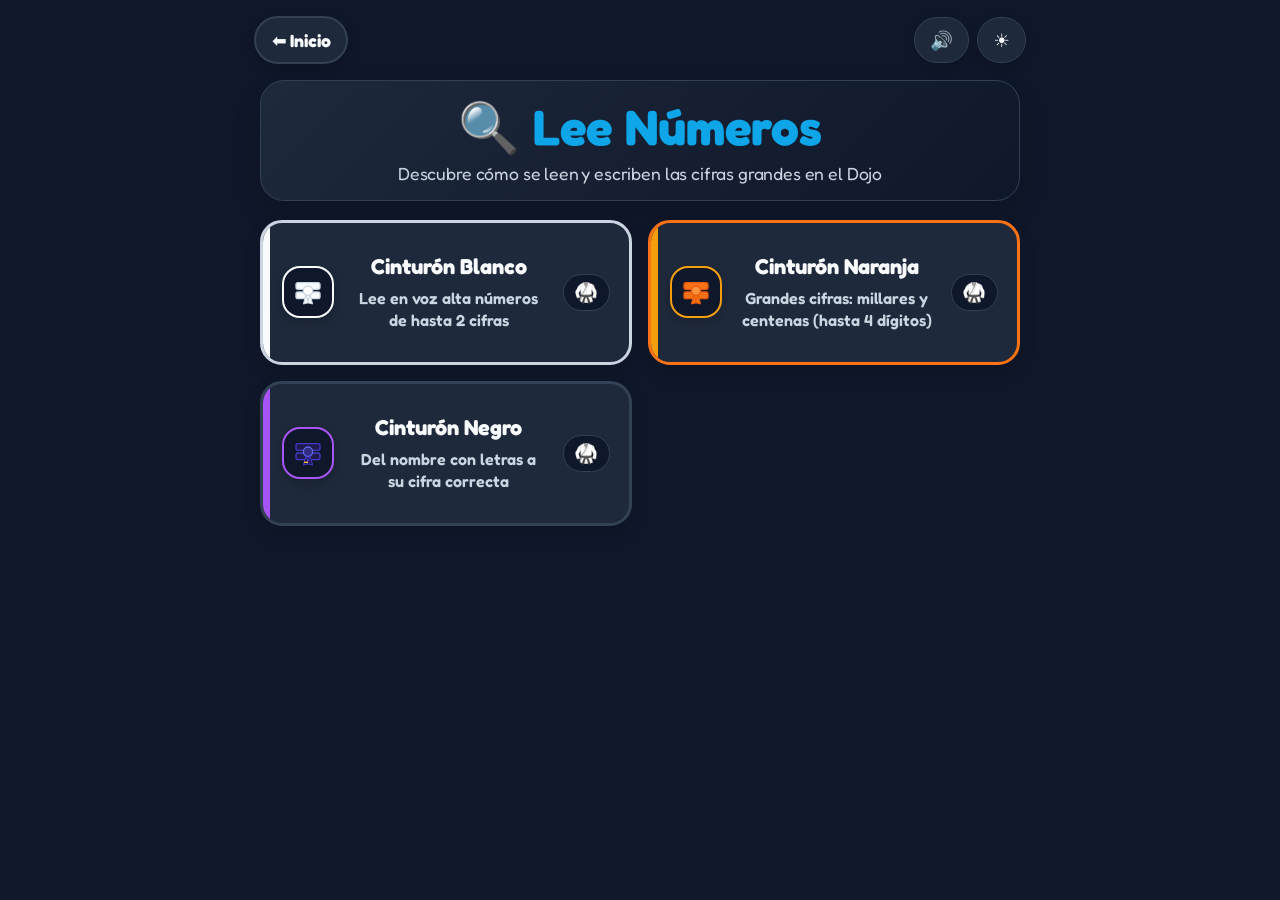
<file: leer-numeros.html>
<!DOCTYPE html>
<html lang="es">
<head>
  <script>
    let initialTheme = new URLSearchParams(location.hash.slice(1)).get('mathjr-theme');
    if (!initialTheme) {
      const savedCookie = document.cookie.match(/(?:^|; )mathjr_theme=(light|dark)(?:;|$)/);
      if (savedCookie) initialTheme = savedCookie[1];
    }
    try { initialTheme = initialTheme || localStorage.getItem('mathjr_theme'); } catch (_) {}
    if (initialTheme === 'light') document.documentElement.setAttribute('data-theme', 'light');
  </script>
  <link rel="stylesheet" href="ui.css">
  <script src="dojo-audio.js" defer></script>
  <script src="dojo-fx.js" defer></script>
  <script src="dojo-progress.js" defer></script>
  <script src="accessibility.js" defer></script>
  <script src="theme.js" defer></script>
  <script src="practice-guide.js" defer></script>
  <meta charset="UTF-8">
  <meta name="viewport" content="width=device-width, initial-scale=1.0, viewport-fit=cover">
  <meta name="theme-color" content="#101116">
  <title>Lee Números | Math Dojo Junior 🔢</title>
  <style>
    :root {
      --bg-primary: #0f172a; --bg-card: #1e293b; --text-main: #f8fafc;
      --text-muted: #cbd5e1; --border-color: #334155;
    }
    [data-theme="light"] {
      --bg-primary: #f0fdf4; --bg-card: #fff; --text-main: #1e293b;
      --text-muted: #64748b; --border-color: #dbeafe;
    }
    * { box-sizing: border-box; font-family: var(--font-kids); }
    body {
      min-height: 100vh; margin: 0; padding: 0 0 2rem; overflow-x: hidden;
      display: flex; flex-direction: column; align-items: center;
      background: var(--bg-primary); color: var(--text-main);
      transition: background-color .25s, color .25s;
    }
    .top-nav { width: min(100%, 900px); padding: 1rem 1.5rem; display:flex; justify-content:space-between; align-items:center; }
    .btn-nav { min-height:48px; padding:.6rem 1rem; border:2px solid var(--border-color); border-radius:50px; background:var(--bg-card); color:var(--text-main); font-size:1.1rem; font-weight:800; text-decoration:none; cursor:pointer; }
    .header { width:min(92%, 760px); margin:0 auto 1.2rem; padding:1rem 1.5rem; text-align:center; border:1px solid var(--border-color); border-radius:24px; background:linear-gradient(135deg,var(--bg-card),var(--bg-primary)); box-shadow:0 12px 28px #0002; }
    .header h1 { margin:0; color:#0ea5e9; font-size:clamp(2rem,7vw,3.1rem); }
    .header p { margin:.35rem 0 0; color:var(--text-muted); font-size:1.1rem; }
    .level-selector { width:min(92%,760px); display:grid; grid-template-columns:repeat(auto-fit,minmax(min(100%,280px),1fr)); gap:1rem; margin:0 auto 2rem; }
    .belt-btn { min-height:145px; padding:1.2rem; border:3px solid; border-radius:22px; background:var(--bg-card); color:var(--text-main); box-shadow:0 8px 18px #0002; cursor:pointer; text-align:center; }
    .belt-btn[data-level="blanco"] { border-color:#cbd5e1; }
    .belt-btn[data-level="naranja"] { border-color:#f97316; }
    .belt-btn[data-level="negro"] { border-color:#334155; }
    .belt-text { display:flex; flex-direction:column; align-items:center; gap:.45rem; font-size:1.35rem; font-weight:900; }
    .belt-desc { color:var(--text-muted); font-size:1rem; font-weight:600; line-height:1.4; }
    .game-area { display:none; width:min(94%,820px); flex-direction:column; align-items:center; }
    .game-area.active { display:flex; }
    .game-header { width:100%; display:flex; justify-content:space-between; align-items:center; gap:1rem; margin-bottom:1rem; }
    .change-level-btn { padding:.65rem 1rem; border:1px solid #ffffff70; border-radius:15px; color:white; background:#ffffff20; font-weight:900; cursor:pointer; }
    .score-board { display:flex; gap:.5rem; padding:.4rem; border-radius:18px; background:#fff; color:#1e293b; font-weight:900; }
    .score-board span { padding:.4rem .65rem; border-radius:12px; background:#f1f5f9; white-space:nowrap; }
    .active-level { padding:.6rem .8rem; border-radius:14px; background:#ffffff24; color:white; font-weight:900; text-align:center; }
    .game-layout { position:relative; overflow:hidden; display:flex; flex-direction:column; align-items:center; gap:1.25rem; width:100%; min-height:390px; padding:clamp(1.2rem,5vw,2.5rem); border:3px solid var(--border-color); border-radius:28px; background:var(--bg-card); box-shadow:0 12px 28px #0002; }
    .prompt { margin:0; color:var(--text-muted); font-weight:800; font-size:1.1rem; text-align:center; }
    .number-card { position:relative; display:grid; place-items:center; width:min(100%,480px); min-height:150px; padding:1rem; border-radius:26px; background:linear-gradient(135deg,#e0f2fe,#ede9fe); color:#1e3a8a; box-shadow:inset 0 -7px #1e40af20,0 10px 20px #0002; }
    [data-theme="dark"] .number-card { background:linear-gradient(135deg,#164e63,#4c1d95); color:#f8fafc; }
    .number-card::before,.number-card::after { position:absolute; color:#f59e0b; font-size:2rem; }
    .number-card::before { content:'✦'; top:12px; left:18px; }.number-card::after { content:'✦'; bottom:10px; right:20px; font-size:1.4rem; }
    .number { margin:0; font-size:clamp(4rem,16vw,7rem); font-weight:1000; letter-spacing:.03em; line-height:1; }
    .number-words { margin:0; max-width:650px; font-size:clamp(1.55rem,6vw,2.5rem); font-weight:900; line-height:1.25; text-align:center; }
    .options { display:grid; grid-template-columns:repeat(2,minmax(0,1fr)); gap:.75rem; width:min(100%,620px); }
    .option-btn { min-height:64px; padding:.65rem; border:2px solid var(--border-color); border-radius:17px; background:var(--bg-primary); color:var(--text-main); font-size:clamp(1.1rem,4vw,1.4rem); font-weight:850; cursor:pointer; box-shadow:0 4px 0 var(--border-color); transition:transform .15s, background .15s; }
    .option-btn:hover:not(:disabled) { transform:translateY(-2px); }
    .option-btn:disabled { cursor:default; opacity:.76; }
    .option-btn.is-correct { border-color:#10b981; background:#d1fae5; color:#065f46; animation:pop .35s ease-out; }
    .option-btn.is-wrong { border-color:#ef4444; background:#fee2e2; color:#991b1b; animation:shake .3s; }
    .feedback { min-height:2rem; margin:0; font-size:1.15rem; font-weight:900; text-align:center; }
    .feedback.correct { color:#10b981; }.feedback.wrong { color:#ef4444; }
    .actions { display:flex; flex-wrap:wrap; justify-content:center; gap:.7rem; }
    .primary-action,.hint-action { min-height:52px; padding:.7rem 1.2rem; border:0; border-radius:16px; font-size:1.1rem; font-weight:900; cursor:pointer; }
    .primary-action { color:#fff; background:#0ea5e9; box-shadow:0 5px #0369a1; }
    .hint-action { border:2px solid var(--border-color); color:var(--text-main); background:var(--bg-primary); }
    .hint { min-height:1.5rem; margin:0; color:var(--text-muted); text-align:center; font-weight:700; }
    .adult-note { max-width:650px; padding:.75rem 1rem; border-radius:14px; background:#fef3c7; color:#78350f; text-align:center; font-weight:750; }
    [hidden] { display:none !important; }
    @keyframes pop { 50% { transform:scale(1.06); } }
    @keyframes shake { 25% { transform:translateX(-5px); } 75% { transform:translateX(5px); } }
    @media(max-width:540px) { .game-header { display:grid; grid-template-columns:1fr auto; }.active-level { grid-column:1/-1; grid-row:1; }.change-level-btn { grid-row:2; }.score-board { grid-column:2; grid-row:2; }.game-layout { min-height:350px; }.option-btn { min-height:76px; } }
    @media(prefers-reduced-motion:reduce) { *,*::before,*::after { animation-duration:.01ms!important; transition-duration:.01ms!important; } }
  </style>
</head>
<body>
  <nav class="top-nav" aria-label="Navegación principal">
    <a href="index.html" class="btn-nav">⬅️ Inicio</a>
    <div class="top-nav-group">
      <button class="sound-toggle-btn" type="button" onclick="DojoAudio.toggleMute()" aria-label="Silenciar o activar sonido" title="Sonido">
        <span class="sound-icon">🔊</span>
      </button>
      <button class="theme-toggle-btn" type="button" onclick="toggleTheme()" aria-label="Cambiar tema de color"><span id="theme-icon">☀️</span></button>
    </div>
  </nav>
  <header class="header">
    <h1 style="color: #0ea5e9;">🔍 Lee Números</h1>
    <p>Descubre cómo se leen y escriben las cifras grandes en el Dojo</p>
  </header>
  <section class="level-selector" id="level-selector" aria-label="Elige cómo practicar">
    <button class="belt-btn" data-level="blanco" type="button">
      <div class="belt-icon-wrap" aria-hidden="true">
        <svg viewBox="0 0 48 48" fill="none">
          <rect x="6" y="10" width="36" height="10" rx="3" fill="#f8fafc" stroke="#cbd5e1" stroke-width="2"/>
          <rect x="6" y="24" width="36" height="10" rx="3" fill="#f8fafc" stroke="#cbd5e1" stroke-width="2"/>
          <circle cx="24" cy="22" r="7" fill="#ffffff" stroke="#cbd5e1" stroke-width="2"/>
          <path d="M21 28 L17 42 L25 40 Z" fill="#f8fafc" stroke="#cbd5e1" stroke-width="1.5"/>
          <path d="M27 28 L31 42 L23 40 Z" fill="#f8fafc" stroke="#cbd5e1" stroke-width="1.5"/>
        </svg>
      </div>
      <div class="belt-text">
        <span class="belt-title">Cinturón Blanco</span>
        <span class="belt-desc">Lee en voz alta números de hasta 2 cifras</span>
      </div>
      <div class="belt-badge-stars" data-belt="blanco">🥋</div>
    </button>
    <button class="belt-btn" data-level="naranja" type="button">
      <div class="belt-icon-wrap" aria-hidden="true">
        <svg viewBox="0 0 48 48" fill="none">
          <rect x="6" y="10" width="36" height="10" rx="3" fill="#f97316" stroke="#ea580c" stroke-width="2"/>
          <rect x="6" y="24" width="36" height="10" rx="3" fill="#f97316" stroke="#ea580c" stroke-width="2"/>
          <circle cx="24" cy="22" r="7" fill="#fb923c" stroke="#ea580c" stroke-width="2"/>
          <path d="M21 28 L17 42 L25 40 Z" fill="#f97316" stroke="#ea580c" stroke-width="1.5"/>
          <path d="M27 28 L31 42 L23 40 Z" fill="#f97316" stroke="#ea580c" stroke-width="1.5"/>
        </svg>
      </div>
      <div class="belt-text">
        <span class="belt-title">Cinturón Naranja</span>
        <span class="belt-desc">Grandes cifras: millares y centenas (hasta 4 dígitos)</span>
      </div>
      <div class="belt-badge-stars" data-belt="naranja">🥋</div>
    </button>
    <button class="belt-btn" data-level="negro" type="button">
      <div class="belt-icon-wrap" aria-hidden="true">
        <svg viewBox="0 0 48 48" fill="none">
          <rect x="6" y="10" width="36" height="10" rx="3" fill="#1e1b4b" stroke="#4338ca" stroke-width="2"/>
          <rect x="6" y="24" width="36" height="10" rx="3" fill="#1e1b4b" stroke="#4338ca" stroke-width="2"/>
          <circle cx="24" cy="22" r="7" fill="#312e81" stroke="#6366f1" stroke-width="2"/>
          <path d="M21 28 L17 42 L25 40 Z" fill="#1e1b4b" stroke="#4338ca" stroke-width="1.5"/>
          <path d="M27 28 L31 42 L23 40 Z" fill="#1e1b4b" stroke="#4338ca" stroke-width="1.5"/>
          <rect x="18" y="37" width="6" height="2" fill="#fbbf24"/>
        </svg>
      </div>
      <div class="belt-text">
        <span class="belt-title">Cinturón Negro</span>
        <span class="belt-desc">Del nombre con letras a su cifra correcta</span>
      </div>
      <div class="belt-badge-stars" data-belt="negro">🥋</div>
    </button>
  </section>
  <main class="game-area" id="game-area">
    <div class="game-header">
      <button class="change-level-btn" type="button" onclick="showLevelSelector()">🔄 Cambiar cinturón</button>
      <span class="active-level" id="active-level" aria-live="polite"></span>
      <div class="score-board" aria-label="Marcador"><span id="score-label">🔢 Leídos <b id="score">0</b></span><span id="streak-label" hidden>🔥 Racha <b id="streak">0</b></span></div>
    </div>
    <section class="game-layout" aria-labelledby="prompt">
      <p class="prompt" id="prompt"></p>
      <div class="number-card"><p class="number" id="number" aria-live="polite"></p><p class="number-words" id="number-words" hidden></p></div>
      <p class="adult-note" id="adult-note" hidden>Turno de leer en voz alta: si estáis jugando juntos, ¡podéis decirlo a la vez!</p>
      <div class="options" id="options" role="group" aria-label="Elige el número"></div>
      <p class="feedback" id="feedback" role="status" aria-live="polite"></p>
      <div class="actions">
        <button class="primary-action" id="next-btn" type="button">Siguiente número ➜</button>
        <button class="hint-action" id="hint-btn" type="button" hidden>💡 Ver una pista</button>
      </div>
      <p class="hint" id="hint" aria-live="polite"></p>
    </section>
  </main>
  <script>
    const selector = document.getElementById('level-selector');
    const gameArea = document.getElementById('game-area');
    const numberEl = document.getElementById('number');
    const wordsEl = document.getElementById('number-words');
    const optionsEl = document.getElementById('options');
    const promptEl = document.getElementById('prompt');
    const feedbackEl = document.getElementById('feedback');
    const hintEl = document.getElementById('hint');
    const nextBtn = document.getElementById('next-btn');
    const hintBtn = document.getElementById('hint-btn');
    const scoreEl = document.getElementById('score');
    const streakEl = document.getElementById('streak');
    const currentLevelEl = document.getElementById('active-level');
    let level = '';
    let answer = 0;
    let score = 0;
    let streak = 0;
    let completed = false;
    let visits = 0;
    let hintOpen = false;

    function randomInt(min, max) { return Math.floor(Math.random() * (max - min + 1)) + min; }
    function numberToWords(n) {
      const units = ['cero','uno','dos','tres','cuatro','cinco','seis','siete','ocho','nueve'];
      const teens = ['diez','once','doce','trece','catorce','quince','dieciséis','diecisiete','dieciocho','diecinueve'];
      const twenties = ['veinte','veintiuno','veintidós','veintitrés','veinticuatro','veinticinco','veintiséis','veintisiete','veintiocho','veintinueve'];
      const tens = ['', '', 'veinte','treinta','cuarenta','cincuenta','sesenta','setenta','ochenta','noventa'];
      const hundreds = ['', 'ciento','doscientos','trescientos','cuatrocientos','quinientos','seiscientos','setecientos','ochocientos','novecientos'];
      if (n < 10) return units[n];
      if (n < 20) return teens[n - 10];
      if (n < 30) return twenties[n - 20];
      if (n < 100) return n % 10 ? `${tens[Math.floor(n / 10)]} y ${units[n % 10]}` : tens[n / 10];
      if (n === 100) return 'cien';
      if (n < 1000) return `${hundreds[Math.floor(n / 100)]}${n % 100 ? ` ${numberToWords(n % 100)}` : ''}`;
      const thousands = Math.floor(n / 1000);
      return `${thousands === 1 ? 'mil' : `${units[thousands]} mil`}${n % 1000 ? ` ${numberToWords(n % 1000)}` : ''}`;
    }
    function makeProblem() {
      completed = false;
      feedbackEl.textContent = '';
      feedbackEl.className = 'feedback';
      hintEl.textContent = '';
      hintOpen = false;
      hintBtn.textContent = '💡 Ver una pista';
      hintBtn.hidden = level !== 'negro';
      if (level !== 'negro') {
        answer = level === 'blanco' ? randomInt(1, 99) : randomInt(100, 9999);
        promptEl.textContent = '¿Qué número es este? Léelo en voz alta.';
        numberEl.hidden = false;
        wordsEl.hidden = true;
        numberEl.textContent = answer;
        document.getElementById('adult-note').hidden = false;
        optionsEl.hidden = true;
        nextBtn.hidden = false;
        nextBtn.textContent = 'Siguiente número ➜';
        document.getElementById('score-label').firstChild.textContent = '🔢 Leídos ';
      } else {
        answer = randomInt(0, 999);
        promptEl.textContent = '¿Qué cifra corresponde a este nombre?';
        numberEl.hidden = true;
        wordsEl.hidden = false;
        wordsEl.textContent = numberToWords(answer);
        document.getElementById('adult-note').hidden = true;
        optionsEl.hidden = false;
        nextBtn.hidden = true;
        nextBtn.textContent = 'Siguiente número ➜';
        document.getElementById('score-label').firstChild.textContent = '✅ Aciertos ';
        const choices = new Set([answer]);
        while (choices.size < 4) {
          const offset = randomInt(1, 30) * (Math.random() < 0.5 ? -1 : 1);
          const candidate = Math.max(0, Math.min(999, answer + offset));
          choices.add(candidate);
        }
        optionsEl.replaceChildren(...[...choices].sort(() => Math.random() - 0.5).map(value => {
          const button = document.createElement('button');
          button.type = 'button'; button.className = 'option-btn'; button.textContent = value;
          button.addEventListener('click', () => chooseAnswer(button, value));
          return button;
        }));
      }
      if (level === 'negro') streakEl.textContent = streak;
    }
    function chooseAnswer(button, value) {
      if (completed) return;
      if (value === answer) {
        completed = true; score++; streak++;
        if (window.DojoAudio) DojoAudio.play('correct');
        if (window.DojoFX) DojoFX.confetti(1200);
        button.classList.add('is-correct');
        optionsEl.querySelectorAll('button').forEach(option => option.disabled = true);
        feedbackEl.textContent = '¡Lo has leído y encontrado! ✨';
        feedbackEl.className = 'feedback correct';
        scoreEl.textContent = score; streakEl.textContent = streak;
        nextBtn.hidden = false; nextBtn.focus();
      } else {
        if (window.DojoAudio) DojoAudio.play('wrong');
        button.classList.add('is-wrong');
        feedbackEl.textContent = '¡Casi! Prueba otra opción. Puedes pedir una pista.';
        feedbackEl.className = 'feedback wrong';
        button.disabled = true;
        streak = 0; streakEl.textContent = streak;
      }
    }
    window.showLevelSelector = function() {
      gameArea.classList.remove('active'); selector.hidden = false; selector.style.display = 'grid';
      document.querySelector('.header').hidden = false;
    };
    document.querySelectorAll('.belt-btn').forEach(button => button.addEventListener('click', () => {
      level = button.dataset.level;
      score = 0; streak = 0; visits = 0;
      const levelNames = {
        blanco: '🥋 Cinturón Blanco · Hasta 2 cifras',
        naranja: '🟠 Cinturón Naranja · Hasta 4 cifras',
        negro: '⚫ Cinturón Negro · Palabras a cifras',
      };
      currentLevelEl.textContent = levelNames[level];
      document.getElementById('streak-label').hidden = level !== 'negro';
      selector.hidden = true; selector.style.display = 'none'; document.querySelector('.header').hidden = true;
      gameArea.classList.add('active'); makeProblem();
    }));
    nextBtn.addEventListener('click', () => {
      if (level !== 'negro') { visits++; score = visits; scoreEl.textContent = score; }
      makeProblem();
    });
    hintBtn.addEventListener('click', () => {
      hintOpen = !hintOpen;
      if (!hintOpen) { hintEl.textContent = ''; hintBtn.textContent = '💡 Ver una pista'; return; }
      const thousands = Math.floor(answer / 1000) * 1000;
      const hundreds = Math.floor((answer % 1000) / 100) * 100;
      const tens = Math.floor((answer % 100) / 10) * 10;
      const units = answer % 10;
      hintEl.textContent = `Pista: separa millares, centenas, decenas y unidades: ${thousands} + ${hundreds} + ${tens} + ${units}.`;
      hintBtn.textContent = '🙈 Ocultar pista';
    });
  </script>
</body>
</html>
</file>
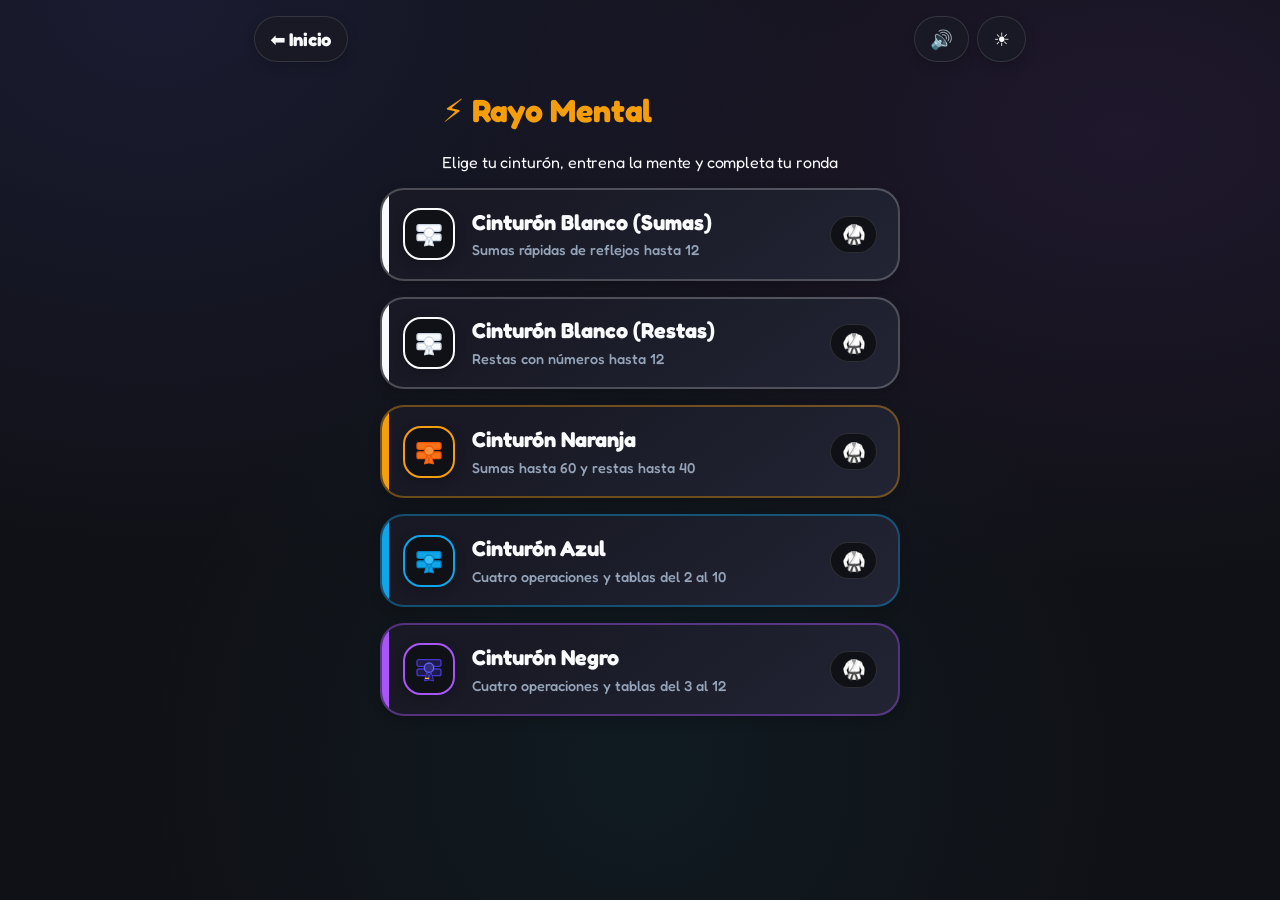
<file: mental.html>
<!DOCTYPE html>
<html lang="es">
<head>
  <script>
    let initialTheme = new URLSearchParams(location.hash.slice(1)).get('mathjr-theme');
    if (!initialTheme) {
      const savedCookie = document.cookie.match(/(?:^|; )mathjr_theme=(light|dark)(?:;|$)/);
      if (savedCookie) initialTheme = savedCookie[1];
    }
    try { initialTheme = initialTheme || localStorage.getItem('mathjr_theme'); } catch (_) {}
    if (initialTheme === 'light') {
      document.documentElement.setAttribute('data-theme', 'light');
    }
  </script>
  <meta charset="UTF-8">
  <meta name="viewport" content="width=device-width, initial-scale=1.0, viewport-fit=cover">
  <title>Rayo Mental | Math Dojo Junior ⚡</title>
  <meta name="theme-color" content="#101116">

  <link rel="stylesheet" href="ui.css">
  <script src="dojo-audio.js" defer></script>
  <script src="dojo-fx.js" defer></script>
  <script src="dojo-progress.js" defer></script>
  <script src="accessibility.js" defer></script>
  <script src="theme.js" defer></script>
  <script src="practice-guide.js" defer></script>

  <style>
    .game-area {
      display: none;
      width: min(96%, 640px);
      flex-direction: column;
      align-items: center;
    }
    .game-area.active { display: flex; }

    .game-layout {
      width: 100%;
      background: var(--bg-card);
      border: 2px solid var(--border-card);
      border-radius: 28px;
      padding: 1.6rem 1.2rem;
      box-shadow: var(--shadow-sm);
      display: flex;
      flex-direction: column;
      gap: 1.5rem;
      align-items: center;
    }

    .problem-section {
      display: flex;
      flex-direction: column;
      align-items: center;
      justify-content: center;
      width: 100%;
    }

    .equation {
      font-size: clamp(2.8rem, 8.5vw, 4rem);
      font-weight: 800;
      color: var(--accent-gold);
      margin-bottom: 0.8rem;
      letter-spacing: 0.04em;
      min-height: 4rem;
      display: flex;
      align-items: center;
      justify-content: center;
    }

    .answer-display {
      width: clamp(160px, 45vw, 210px);
      height: clamp(70px, 16vw, 84px);
      font-size: clamp(2.6rem, 7vw, 3.4rem);
      font-weight: 800;
      text-align: center;
      border-radius: 20px;
      border: 2.5px solid var(--border-color);
      background: var(--bg-surface);
      color: var(--text-main);
      display: flex;
      align-items: center;
      justify-content: center;
      margin-bottom: 0.6rem;
      transition: border-color 0.2s, box-shadow 0.2s;
    }
    .answer-display.focus {
      border-color: #3b82f6;
      box-shadow: 0 0 0 3px rgba(59, 130, 246, 0.35);
      background: var(--bg-card);
    }

    .feedback {
      min-height: 2.2rem;
      font-size: 1.25rem;
      font-weight: 800;
      display: flex;
      align-items: center;
      justify-content: center;
      text-align: center;
    }
    .feedback.correct { color: #10b981; animation: bounce 0.4s; }
    .feedback.wrong { color: #f43f5e; animation: shake 0.35s; }

    @media (min-width: 680px) {
      .game-layout {
        flex-direction: row;
        justify-content: space-around;
        padding: 2.2rem 1.6rem;
      }
      .problem-section {
        flex: 1.2;
        border-right: 2px dashed var(--border-color);
        padding-right: 1.6rem;
      }
      .keypad {
        flex: 0.9;
        max-width: 290px;
      }
    }
  </style>
</head>
<body>
  <!-- Barra de Navegación -->
  <div class="top-nav">
    <a href="index.html" class="btn-nav">⬅️ Inicio</a>
    <div class="top-nav-group">
      <button class="sound-toggle-btn" type="button" onclick="DojoAudio.toggleMute()" aria-label="Silenciar o activar sonido" title="Sonido">
        <span class="sound-icon">🔊</span>
      </button>
      <button class="theme-toggle-btn" type="button" onclick="toggleTheme()" title="Cambiar tema" aria-label="Cambiar tema de color">
        <span id="theme-icon">☀️</span>
      </button>
    </div>
  </div>

  <div class="header">
    <h1 style="color: #f59e0b;">⚡ Rayo Mental</h1>
    <p>Elige tu cinturón, entrena la mente y completa tu ronda</p>
  </div>

  <!-- SELECTOR DE CINTURONES -->
  <div class="level-selector" id="level-selector">
    <button class="belt-btn" data-level="blanco-sumas">
      <div class="belt-icon-wrap" aria-hidden="true">
        <svg viewBox="0 0 48 48" fill="none">
          <rect x="6" y="10" width="36" height="10" rx="3" fill="#f8fafc" stroke="#cbd5e1" stroke-width="2"/>
          <rect x="6" y="24" width="36" height="10" rx="3" fill="#f8fafc" stroke="#cbd5e1" stroke-width="2"/>
          <circle cx="24" cy="22" r="7" fill="#ffffff" stroke="#cbd5e1" stroke-width="2"/>
          <path d="M21 28 L17 42 L25 40 Z" fill="#f8fafc" stroke="#cbd5e1" stroke-width="1.5"/>
          <path d="M27 28 L31 42 L23 40 Z" fill="#f8fafc" stroke="#cbd5e1" stroke-width="1.5"/>
        </svg>
      </div>
      <div class="belt-text">
        <span class="belt-title">Cinturón Blanco (Sumas)</span>
        <span class="belt-desc">Sumas rápidas de reflejos hasta 12</span>
      </div>
      <div class="belt-badge-stars" data-belt="blanco-sumas">🥋</div>
    </button>
    <button class="belt-btn" data-level="blanco-restas">
      <div class="belt-icon-wrap" aria-hidden="true">
        <svg viewBox="0 0 48 48" fill="none">
          <rect x="6" y="10" width="36" height="10" rx="3" fill="#f8fafc" stroke="#cbd5e1" stroke-width="2"/>
          <rect x="6" y="24" width="36" height="10" rx="3" fill="#f8fafc" stroke="#cbd5e1" stroke-width="2"/>
          <circle cx="24" cy="22" r="7" fill="#ffffff" stroke="#cbd5e1" stroke-width="2"/>
          <path d="M21 28 L17 42 L25 40 Z" fill="#f8fafc" stroke="#cbd5e1" stroke-width="1.5"/>
          <path d="M27 28 L31 42 L23 40 Z" fill="#f8fafc" stroke="#cbd5e1" stroke-width="1.5"/>
        </svg>
      </div>
      <div class="belt-text">
        <span class="belt-title">Cinturón Blanco (Restas)</span>
        <span class="belt-desc">Restas con números hasta 12</span>
      </div>
      <div class="belt-badge-stars" data-belt="blanco-restas">🥋</div>
    </button>
    <button class="belt-btn" data-level="naranja">
      <div class="belt-icon-wrap" aria-hidden="true">
        <svg viewBox="0 0 48 48" fill="none">
          <rect x="6" y="10" width="36" height="10" rx="3" fill="#f97316" stroke="#ea580c" stroke-width="2"/>
          <rect x="6" y="24" width="36" height="10" rx="3" fill="#f97316" stroke="#ea580c" stroke-width="2"/>
          <circle cx="24" cy="22" r="7" fill="#fb923c" stroke="#ea580c" stroke-width="2"/>
          <path d="M21 28 L17 42 L25 40 Z" fill="#f97316" stroke="#ea580c" stroke-width="1.5"/>
          <path d="M27 28 L31 42 L23 40 Z" fill="#f97316" stroke="#ea580c" stroke-width="1.5"/>
        </svg>
      </div>
      <div class="belt-text">
        <span class="belt-title">Cinturón Naranja</span>
        <span class="belt-desc">Sumas hasta 60 y restas hasta 40</span>
      </div>
      <div class="belt-badge-stars" data-belt="naranja">🥋</div>
    </button>
    <button class="belt-btn" data-level="azul">
      <div class="belt-icon-wrap" aria-hidden="true">
        <svg viewBox="0 0 48 48" fill="none">
          <rect x="6" y="10" width="36" height="10" rx="3" fill="#0ea5e9" stroke="#0284c7" stroke-width="2"/>
          <rect x="6" y="24" width="36" height="10" rx="3" fill="#0ea5e9" stroke="#0284c7" stroke-width="2"/>
          <circle cx="24" cy="22" r="7" fill="#38bdf8" stroke="#0284c7" stroke-width="2"/>
          <path d="M21 28 L17 42 L25 40 Z" fill="#0ea5e9" stroke="#0284c7" stroke-width="1.5"/>
          <path d="M27 28 L31 42 L23 40 Z" fill="#0ea5e9" stroke="#0284c7" stroke-width="1.5"/>
        </svg>
      </div>
      <div class="belt-text">
        <span class="belt-title">Cinturón Azul</span>
        <span class="belt-desc">Cuatro operaciones y tablas del 2 al 10</span>
      </div>
      <div class="belt-badge-stars" data-belt="azul">🥋</div>
    </button>
    <button class="belt-btn" data-level="negro">
      <div class="belt-icon-wrap" aria-hidden="true">
        <svg viewBox="0 0 48 48" fill="none">
          <rect x="6" y="10" width="36" height="10" rx="3" fill="#1e1b4b" stroke="#4338ca" stroke-width="2"/>
          <rect x="6" y="24" width="36" height="10" rx="3" fill="#1e1b4b" stroke="#4338ca" stroke-width="2"/>
          <circle cx="24" cy="22" r="7" fill="#312e81" stroke="#6366f1" stroke-width="2"/>
          <path d="M21 28 L17 42 L25 40 Z" fill="#1e1b4b" stroke="#4338ca" stroke-width="1.5"/>
          <path d="M27 28 L31 42 L23 40 Z" fill="#1e1b4b" stroke="#4338ca" stroke-width="1.5"/>
          <rect x="18" y="37" width="6" height="2" fill="#fbbf24"/>
        </svg>
      </div>
      <div class="belt-text">
        <span class="belt-title">Cinturón Negro</span>
        <span class="belt-desc">Cuatro operaciones y tablas del 3 al 12</span>
      </div>
      <div class="belt-badge-stars" data-belt="negro">🥋</div>
    </button>
  </div>

  <!-- ÁREA DEL JUEGO -->
  <div class="game-area" id="game-area">
    <div class="game-header">
      <button class="change-level-btn" onclick="showLevelSelector()">🥋 Niveles</button>
      <span class="active-level" id="header-belt-name">🥋 Cinturón Blanco</span>
      <div class="score-board">
        <span>✅ <b id="score">0</b></span>
        <span>🔥 <b id="streak">0</b></span>
      </div>
    </div>

    <!-- Indicador de Ronda de 8 preguntas -->
    <div class="round-progress-container" id="round-progress-indicator"></div>

    <div class="game-layout">
      <!-- Problema -->
      <div class="problem-section">
        <div class="equation" id="equation">2 + 2 =</div>
        <div class="answer-display focus" id="answer"></div>
        <div class="feedback" id="feedback" role="status" aria-live="polite"></div>
      </div>

      <!-- Teclado Virtual -->
      <div class="keypad">
        <button class="key-btn" onclick="pressKey(1)">1</button>
        <button class="key-btn" onclick="pressKey(2)">2</button>
        <button class="key-btn" onclick="pressKey(3)">3</button>
        <button class="key-btn" onclick="pressKey(4)">4</button>
        <button class="key-btn" onclick="pressKey(5)">5</button>
        <button class="key-btn" onclick="pressKey(6)">6</button>
        <button class="key-btn" onclick="pressKey(7)">7</button>
        <button class="key-btn" onclick="pressKey(8)">8</button>
        <button class="key-btn" onclick="pressKey(9)">9</button>
        <button class="key-btn key-action" onclick="clearAnswer()">Borrar</button>
        <button class="key-btn" onclick="pressKey(0)">0</button>
        <button class="key-btn key-ok" onclick="checkAnswer()">OK</button>
      </div>
    </div>
  </div>

  <script>
    let currentLevel = '';
    let currentAnswer = 0;
    let userAnswerString = '';
    let score = 0;
    let streak = 0;
    let isWaiting = false;
    let roundManager = null;

    const levelSelector = document.getElementById('level-selector');
    const gameArea = document.getElementById('game-area');
    const equationEl = document.getElementById('equation');
    const answerDisplay = document.getElementById('answer');
    const feedbackEl = document.getElementById('feedback');
    const scoreEl = document.getElementById('score');
    const streakEl = document.getElementById('streak');
    const beltBtns = document.querySelectorAll('.belt-btn');
    const headerTexts = document.querySelector('.header');
    const headerBeltName = document.getElementById('header-belt-name');

    const beltNames = {
      'blanco-sumas': 'Blanco (Sumas)',
      'blanco-restas': 'Blanco (Restas)',
      'naranja': 'Cinturón Naranja',
      'azul': 'Cinturón Azul',
      'negro': 'Cinturón Negro'
    };

    function showLevelSelector() {
      gameArea.classList.remove('active');
      levelSelector.style.display = 'flex';
      headerTexts.style.display = 'block';
      refreshBeltStars();
    }

    function refreshBeltStars() {
      if (!window.DojoProgress) return;
      ['blanco-sumas', 'blanco-restas', 'naranja', 'azul', 'negro'].forEach(bId => {
        const data = DojoProgress.getGameBelt('mental', bId);
        const el = document.querySelector(`.belt-badge-stars[data-belt="${bId}"]`);
        if (el) {
          el.textContent = data.stars > 0 ? `🥋 ${'⭐'.repeat(data.stars)}` : '🥋';
        }
      });
    }

    beltBtns.forEach(btn => {
      btn.addEventListener('click', () => {
        currentLevel = btn.dataset.level;
        headerBeltName.textContent = `🥋 ${beltNames[currentLevel] || currentLevel}`;
        levelSelector.style.display = 'none';
        headerTexts.style.display = 'none';
        gameArea.classList.add('active');

        score = 0; streak = 0;
        updateScore();
        feedbackEl.textContent = '';

        if (window.DojoRoundManager) {
          roundManager = new DojoRoundManager({
            gameId: 'mental',
            beltId: currentLevel,
            beltName: beltNames[currentLevel],
            totalQuestions: 8,
            onRestart: () => startNewRound()
          });
          roundManager.start();
        }

        generateProblem();
      });
    });

    function startNewRound() {
      score = 0; streak = 0;
      updateScore();
      if (roundManager) roundManager.start();
      generateProblem();
    }

    function pressKey(num) {
      if (isWaiting) return;
      if (window.DojoAudio) DojoAudio.play('tap');
      if (userAnswerString.length < 4) {
        userAnswerString += num;
        updateDisplay();
      }
    }

    function clearAnswer() {
      if (isWaiting) return;
      if (window.DojoAudio) DojoAudio.play('tap');
      userAnswerString = '';
      updateDisplay();
    }

    function updateDisplay() {
      answerDisplay.textContent = userAnswerString;
    }

    function randomInt(min, max) {
      return Math.floor(Math.random() * (max - min + 1)) + min;
    }

    function generateProblem() {
      let a, b, op;
      userAnswerString = '';
      updateDisplay();
      isWaiting = false;

      if (currentLevel === 'blanco-sumas') {
        op = '+';
        a = randomInt(1, 10);
        b = randomInt(1, 12 - a);
        currentAnswer = a + b;
      }
      else if (currentLevel === 'blanco-restas') {
        op = '-';
        a = randomInt(2, 12);
        b = randomInt(1, a);
        currentAnswer = a - b;
      }
      else if (currentLevel === 'naranja') {
        op = Math.random() > 0.5 ? '+' : '-';
        if (op === '+') {
          a = randomInt(5, 30); b = randomInt(5, 30);
          currentAnswer = a + b;
        } else {
          a = randomInt(10, 40); b = randomInt(1, a);
          currentAnswer = a - b;
        }
      }
      else if (currentLevel === 'azul') {
        const ops = ['+', '-', 'x', '÷'];
        op = ops[randomInt(0, 3)];
        if (op === '+') { a = randomInt(10, 50); b = randomInt(10, 50); currentAnswer = a + b; }
        else if (op === '-') { a = randomInt(20, 60); b = randomInt(5, a); currentAnswer = a - b; }
        else if (op === 'x') { a = randomInt(2, 10); b = randomInt(2, 10); currentAnswer = a * b; }
        else if (op === '÷') {
          b = randomInt(2, 10); currentAnswer = randomInt(2, 10);
          a = b * currentAnswer;
        }
      }
      else if (currentLevel === 'negro') {
        const ops = ['+', '-', 'x', '÷'];
        op = ops[randomInt(0, 3)];
        if (op === '+') { a = randomInt(20, 100); b = randomInt(20, 100); currentAnswer = a + b; }
        else if (op === '-') { a = randomInt(30, 120); b = randomInt(10, a); currentAnswer = a - b; }
        else if (op === 'x') { a = randomInt(3, 12); b = randomInt(3, 12); currentAnswer = a * b; }
        else if (op === '÷') {
          b = randomInt(3, 12); currentAnswer = randomInt(3, 15);
          a = b * currentAnswer;
        }
      }

      equationEl.textContent = `${a} ${op} ${b} =`;
    }

    function checkAnswer() {
      if (userAnswerString === '' || isWaiting) return;
      isWaiting = true;

      const userAnswer = parseInt(userAnswerString, 10);
      const isCorrect = (userAnswer === currentAnswer);

      if (isCorrect) {
        score++; streak++;
        feedbackEl.textContent = '¡Rayo certero! ✨⚡';
        feedbackEl.className = 'feedback correct';
        updateScore();

        if (window.DojoAudio) DojoAudio.play('correct');
        if (window.DojoFX) DojoFX.sparkle(answerDisplay);

        const finished = roundManager ? roundManager.recordAnswer(true) : false;

        if (!finished) {
          setTimeout(() => {
            feedbackEl.textContent = '';
            generateProblem();
          }, 900);
        }
      } else {
        streak = 0;
        feedbackEl.textContent = `¡Casi! Era ${currentAnswer}`;
        feedbackEl.className = 'feedback wrong';
        updateScore();

        if (window.DojoAudio) DojoAudio.play('wrong');

        setTimeout(() => {
          feedbackEl.textContent = '';
          userAnswerString = '';
          updateDisplay();
          isWaiting = false;
        }, 1400);
      }
    }

    function updateScore() {
      scoreEl.textContent = score;
      streakEl.textContent = streak;
    }

    // Soporte teclado físico
    document.addEventListener('keydown', (e) => {
      if (!gameArea.classList.contains('active') || isWaiting) return;

      if (e.key >= '0' && e.key <= '9') {
        pressKey(e.key);
      } else if (e.key === 'Backspace') {
        userAnswerString = userAnswerString.slice(0, -1);
        updateDisplay();
      } else if (e.key === 'Enter') {
        checkAnswer();
      } else if (e.key === 'Escape') {
        clearAnswer();
      }
    });

    document.addEventListener('DOMContentLoaded', () => {
      refreshBeltStars();
    });
  </script>
</body>
</html>
</file>
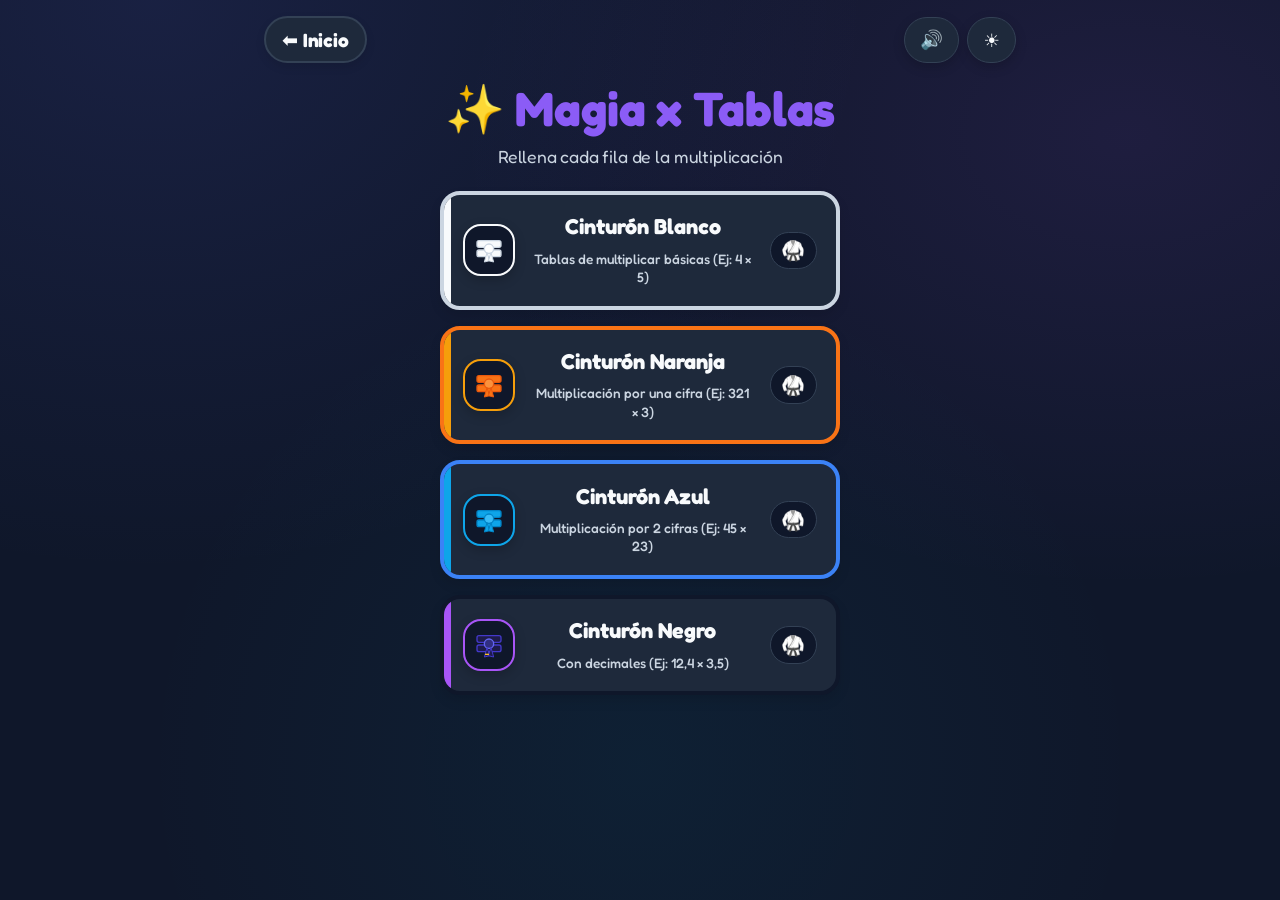
<file: multiplicaciones.html>
<!DOCTYPE html>
<html lang="es">
<head>
  <script>
    let initialTheme = new URLSearchParams(location.hash.slice(1)).get('mathjr-theme');
    if (!initialTheme) {
      const savedCookie = document.cookie.match(/(?:^|; )mathjr_theme=(light|dark)(?:;|$)/);
      if (savedCookie) initialTheme = savedCookie[1];
    }
    try { initialTheme = initialTheme || localStorage.getItem('mathjr_theme'); } catch (_) {}
    if (initialTheme === 'light') {
      document.documentElement.setAttribute('data-theme', 'light');
    }
  </script>
  <link rel="stylesheet" href="ui.css">
  <script src="dojo-audio.js" defer></script>
  <script src="dojo-fx.js" defer></script>
  <script src="dojo-progress.js" defer></script>
  <script src="accessibility.js" defer></script>
  <script src="theme.js" defer></script>
  <script src="practice-guide.js" defer></script>
  <script src="practice-help.js" defer></script>
  <meta charset="UTF-8">
  <meta name="viewport" content="width=device-width, initial-scale=1.0, viewport-fit=cover">
  <title>Magia x Tablas | Math Dojo Junior 🧙‍♂️</title>
  <meta name="theme-color" content="#101116">
  
  <style>
    :root {
      --bg-primary: #0f172a;
      --bg-card: #1e293b;
      --text-main: #f8fafc;
      --text-muted: #cbd5e1;
      --border-color: #334155;
      
      --belt-blanco: #f8fafc;
      --belt-naranja: #f97316;
      --belt-azul: #3b82f6;
      --belt-negro: #0f172a;
    }
    
    [data-theme="light"] {
      --bg-primary: #f0fdf4; 
      --bg-card: #ffffff;
      --text-main: #1e293b;
      --text-muted: #64748b;
      --border-color: #e2e8f0;
      --belt-negro: #1e293b;
    }
    
    * { box-sizing: border-box; font-family: var(--font-kids); }
    
    body {
      margin: 0; padding: 0;
      background-color: var(--bg-primary); color: var(--text-main);
      min-height: 100vh;
      display: flex; flex-direction: column; align-items: center;
      transition: background-color 0.3s, color 0.3s;
      overflow-x: hidden;
    }

    /* BARRA SUPERIOR */
    .top-nav {
      width: 100%; max-width: 800px;
      display: flex; justify-content: space-between; align-items: center;
      padding: 1rem 1.5rem;
    }
    
    .btn-nav {
      background: var(--bg-card); border: 2px solid var(--border-color);
      border-radius: 50px; cursor: pointer; padding: 0.6rem 1rem;
      font-size: 1.2rem; color: var(--text-main);
      box-shadow: 0 4px 10px rgba(0,0,0,0.1);
      text-decoration: none; font-weight: bold;
      transition: transform 0.15s;
    }
    .btn-nav:active { transform: scale(0.9); }

    .header { text-align: center; margin-bottom: 1.5rem; }
    .header h1 { font-size: clamp(2rem, 6vw, 2.5rem); margin: 0; color: #8b5cf6; } 
    .header p { color: var(--text-muted); margin: 0.5rem 0 0 0; font-size: 1.1rem; }

    /* SELECTOR DE CINTURONES */
    .level-selector {
      width: 90%; max-width: 400px;
      display: flex; flex-direction: column; gap: 1rem;
      margin-bottom: 2rem;
    }
    .belt-btn {
      width: 100%;
      padding: 1.2rem; border-radius: 20px; border: 4px solid;
      font-size: 1.3rem; font-weight: 800; cursor: pointer;
      background: var(--bg-card); color: var(--text-main);
      display: flex; align-items: center; justify-content: center;
      text-align: center;
      transition: transform 0.2s, box-shadow 0.2s;
      box-shadow: 0 6px 12px rgba(0,0,0,0.1);
    }
    .belt-btn:active { transform: scale(0.95); box-shadow: 0 2px 5px rgba(0,0,0,0.1); }
    
    .belt-btn[data-level="blanco"] { border-color: #cbd5e1; }
    .belt-btn[data-level="naranja"] { border-color: var(--belt-naranja); }
    .belt-btn[data-level="azul"] { border-color: var(--belt-azul); }
    .belt-btn[data-level="negro"] { border-color: var(--belt-negro); }
    
    .belt-text { display: flex; flex-direction: column; align-items: center; justify-content: center; line-height: 1.2; }
    .belt-desc { font-size: 0.85rem; font-weight: 500; color: var(--text-muted); margin-top: 0.3rem; }

    /* ÁREA DEL JUEGO */
    .game-area {
      display: none; 
      width: 96%; max-width: 800px;
      flex-direction: column; align-items: center;
    }
    .game-area.active { display: flex; }

    .game-header {
      width: 100%; display: flex; justify-content: space-between; align-items: center;
      margin-bottom: 1rem; padding: 0 1rem;
    }
    .change-level-btn {
      background: none; border: none; color: var(--belt-naranja);
      font-weight: bold; font-size: 1rem; cursor: pointer;
      text-decoration: underline; padding: 0;
    }
    
    .score-board {
      font-size: 1.3rem; font-weight: bold; color: var(--text-muted);
      display: flex; gap: 1rem;
    }

    .game-layout {
      width: 100%;
      background: var(--bg-card);
      border: 3px solid var(--border-color);
      border-radius: 24px;
      padding: 1.5rem 1rem;
      box-shadow: 0 8px 20px rgba(0,0,0,0.1);
      display: flex; flex-direction: column; gap: 2rem; align-items: center;
    }

    /* SECCIÓN DEL PROBLEMA */
    .problem-section {
      display: flex; flex-direction: column; align-items: center; justify-content: center;
      flex: 1; width: 100%; overflow-x: auto; padding: 1rem 0;
    }

    .paper-hint {
      font-size: 0.85rem; color: var(--text-muted); font-style: italic;
      margin-bottom: 1rem; text-align: center;
      display: none;
    }
    
    /* Mates Horizontales (Blanco) */
    .horizontal-math {
      font-size: 3.5rem; font-weight: 900; letter-spacing: 2px;
      margin-bottom: 1.5rem; text-align: center;
      display: none; align-items: center; justify-content: center;
    }
    
    .answer-display {
      width: 150px; height: 70px;
      font-size: 3rem; font-weight: bold; text-align: center;
      border-radius: 16px; border: 4px solid var(--border-color);
      background: var(--bg-primary); color: var(--text-main);
      display: flex; align-items: center; justify-content: center;
      transition: border-color 0.15s;
    }
    .answer-display.focus { border-color: #8b5cf6; box-shadow: 0 0 0 3px rgba(139, 92, 246, 0.3); }

    /* Mates Verticales en Caja */
    .sum-wrapper {
      display: inline-flex; flex-direction: column; align-items: flex-end;
      padding-left: 2.5rem;
    }
    .sum-row {
      display: flex; gap: 0.3rem; position: relative; margin-bottom: 0.4rem;
    }
    .last-operand {
      border-bottom: 4px solid var(--text-main);
      padding-bottom: 0.8rem; margin-bottom: 1rem;
    }
    .sign {
      position: absolute; left: -2.5rem; bottom: 0.1rem;
      font-size: 3.5rem; font-weight: 900; color: var(--text-main);
    }
    .box {
      width: 3rem; height: 3.5rem;
      display: flex; justify-content: center; align-items: center;
      font-size: 2.2rem; font-weight: 800; border-radius: 8px;
    }
    .empty { background: transparent; }
    .digit { color: var(--text-main); }
    
    .sum-input {
      background: var(--bg-card);
      border: 2px solid var(--border-color);
      border-radius: 10px; color: var(--text-main);
      text-align: center; cursor: pointer;
      outline: none; caret-color: transparent; 
      font-family: inherit; font-size: 2.2rem; font-weight: 800;
      transition: border-color 0.15s, box-shadow 0.15s;
    }
    .sum-input.focus {
      border-color: #8b5cf6;
      box-shadow: 0 0 0 3px rgba(139, 92, 246, 0.3);
    }

    /* TECLADO VIRTUAL */
    .keypad {
      display: grid; grid-template-columns: repeat(3, 1fr); gap: 0.8rem;
      width: 100%; max-width: 320px;
    }
    .key-btn {
      background: var(--bg-primary); border: 2px solid var(--border-color);
      border-radius: 16px; font-size: 1.8rem; font-weight: bold; color: var(--text-main);
      padding: 0.8rem 0; cursor: pointer; box-shadow: 0 5px 0 var(--border-color);
      transition: transform 0.1s, box-shadow 0.1s; user-select: none;
    }
    .key-btn:active { transform: translateY(5px); box-shadow: 0 0 0 var(--border-color); }
    
    .key-action { background: #ef4444; color: white; border-color: #b91c1c; box-shadow: 0 5px 0 #b91c1c; font-size: 1.2rem;}
    .key-action:active { box-shadow: 0 0 0 #b91c1c; }
    
    .key-comma { background: #64748b; color: white; border-color: #475569; box-shadow: 0 5px 0 #475569;}
    .key-comma:active { box-shadow: 0 0 0 #475569; }

    .key-ok { grid-column: span 3; background: #8b5cf6; color: white; border-color: #6d28d9; box-shadow: 0 5px 0 #6d28d9; font-size: 1.5rem;}
    .key-ok:active { box-shadow: 0 0 0 #6d28d9; }

    .feedback {
      height: 2.5rem; font-size: 1.5rem; font-weight: bold;
      display: flex; align-items: center; justify-content: center;
      text-align: center; margin-top: 1rem; width: 100%;
    }
    .feedback.correct { color: #10b981; animation: bounce 0.5s; }
    .feedback.wrong { color: #ef4444; animation: shake 0.4s; }

    @media (min-width: 650px) {
      .game-layout { flex-direction: row; justify-content: space-around; padding: 2rem; }
      .problem-section { flex: 1; border-right: 3px dashed var(--border-color); padding-right: 1rem; }
      .keypad { flex: 0.8; max-width: 280px; }
      .header h1 { font-size: 3rem; }
    }

    @keyframes bounce { 0%, 100% { transform: translateY(0); } 50% { transform: translateY(-10px); } }
    @keyframes shake { 0%, 100% { transform: translateX(0); } 25% { transform: translateX(-10px); } 75% { transform: translateX(10px); } }
    :focus-visible { outline: 3px solid #f59e0b; outline-offset: 3px; }
    @media (prefers-reduced-motion: reduce) { *, *::before, *::after { animation-duration: 0.01ms !important; animation-iteration-count: 1 !important; scroll-behavior: auto !important; transition-duration: 0.01ms !important; } }
  </style>
</head>
<body>
  <div class="top-nav">
    <a href="index.html" class="btn-nav">⬅️ Inicio</a>
    <div class="top-nav-group">
      <button class="sound-toggle-btn" type="button" onclick="DojoAudio.toggleMute()" aria-label="Silenciar o activar sonido" title="Sonido">
        <span class="sound-icon">🔊</span>
      </button>
      <button class="theme-toggle-btn" type="button" onclick="toggleTheme()" title="Cambiar tema" aria-label="Cambiar tema de color">
        <span id="theme-icon">☀️</span>
      </button>
    </div>
  </div>

  <div class="header">
    <h1>✨ Magia x Tablas</h1>
    <p>Rellena cada fila de la multiplicación</p>
  </div>

  <!-- SELECTOR DE CINTURONES -->
  <div class="level-selector" id="level-selector">
    <button class="belt-btn" data-level="blanco">
      <div class="belt-icon-wrap" aria-hidden="true">
        <svg viewBox="0 0 48 48" fill="none">
          <rect x="6" y="10" width="36" height="10" rx="3" fill="#f8fafc" stroke="#cbd5e1" stroke-width="2"/>
          <rect x="6" y="24" width="36" height="10" rx="3" fill="#f8fafc" stroke="#cbd5e1" stroke-width="2"/>
          <circle cx="24" cy="22" r="7" fill="#ffffff" stroke="#cbd5e1" stroke-width="2"/>
          <path d="M21 28 L17 42 L25 40 Z" fill="#f8fafc" stroke="#cbd5e1" stroke-width="1.5"/>
          <path d="M27 28 L31 42 L23 40 Z" fill="#f8fafc" stroke="#cbd5e1" stroke-width="1.5"/>
        </svg>
      </div>
      <div class="belt-text">
        <span class="belt-title">Cinturón Blanco</span>
        <span class="belt-desc">Tablas de multiplicar básicas (Ej: 4 × 5)</span>
      </div>
      <div class="belt-badge-stars" data-belt="blanco">🥋</div>
    </button>
    <button class="belt-btn" data-level="naranja">
      <div class="belt-icon-wrap" aria-hidden="true">
        <svg viewBox="0 0 48 48" fill="none">
          <rect x="6" y="10" width="36" height="10" rx="3" fill="#f97316" stroke="#ea580c" stroke-width="2"/>
          <rect x="6" y="24" width="36" height="10" rx="3" fill="#f97316" stroke="#ea580c" stroke-width="2"/>
          <circle cx="24" cy="22" r="7" fill="#fb923c" stroke="#ea580c" stroke-width="2"/>
          <path d="M21 28 L17 42 L25 40 Z" fill="#f97316" stroke="#ea580c" stroke-width="1.5"/>
          <path d="M27 28 L31 42 L23 40 Z" fill="#f97316" stroke="#ea580c" stroke-width="1.5"/>
        </svg>
      </div>
      <div class="belt-text">
        <span class="belt-title">Cinturón Naranja</span>
        <span class="belt-desc">Multiplicación por una cifra (Ej: 321 × 3)</span>
      </div>
      <div class="belt-badge-stars" data-belt="naranja">🥋</div>
    </button>
    <button class="belt-btn" data-level="azul">
      <div class="belt-icon-wrap" aria-hidden="true">
        <svg viewBox="0 0 48 48" fill="none">
          <rect x="6" y="10" width="36" height="10" rx="3" fill="#0ea5e9" stroke="#0284c7" stroke-width="2"/>
          <rect x="6" y="24" width="36" height="10" rx="3" fill="#0ea5e9" stroke="#0284c7" stroke-width="2"/>
          <circle cx="24" cy="22" r="7" fill="#38bdf8" stroke="#0284c7" stroke-width="2"/>
          <path d="M21 28 L17 42 L25 40 Z" fill="#0ea5e9" stroke="#0284c7" stroke-width="1.5"/>
          <path d="M27 28 L31 42 L23 40 Z" fill="#0ea5e9" stroke="#0284c7" stroke-width="1.5"/>
        </svg>
      </div>
      <div class="belt-text">
        <span class="belt-title">Cinturón Azul</span>
        <span class="belt-desc">Multiplicación por 2 cifras (Ej: 45 × 23)</span>
      </div>
      <div class="belt-badge-stars" data-belt="azul">🥋</div>
    </button>
    <button class="belt-btn" data-level="negro">
      <div class="belt-icon-wrap" aria-hidden="true">
        <svg viewBox="0 0 48 48" fill="none">
          <rect x="6" y="10" width="36" height="10" rx="3" fill="#1e1b4b" stroke="#4338ca" stroke-width="2"/>
          <rect x="6" y="24" width="36" height="10" rx="3" fill="#1e1b4b" stroke="#4338ca" stroke-width="2"/>
          <circle cx="24" cy="22" r="7" fill="#312e81" stroke="#6366f1" stroke-width="2"/>
          <path d="M21 28 L17 42 L25 40 Z" fill="#1e1b4b" stroke="#4338ca" stroke-width="1.5"/>
          <path d="M27 28 L31 42 L23 40 Z" fill="#1e1b4b" stroke="#4338ca" stroke-width="1.5"/>
          <rect x="18" y="37" width="6" height="2" fill="#fbbf24"/>
        </svg>
      </div>
      <div class="belt-text">
        <span class="belt-title">Cinturón Negro</span>
        <span class="belt-desc">Con decimales (Ej: 12,4 × 3,5)</span>
      </div>
      <div class="belt-badge-stars" data-belt="negro">🥋</div>
    </button>
  </div>

  <!-- ÁREA DEL JUEGO -->
  <div class="game-area" id="game-area">
    <div class="game-header">
      <button class="change-level-btn" onclick="showLevelSelector()">🔄 Cambiar cinturón</button>
      <div class="score-board">
        <span>✅ <span id="score">0</span></span>
        <span>🔥 <span id="streak">0</span></span>
      </div>
    </div>
    
    <div class="game-layout">
      <!-- Problema -->
      <div class="problem-section">
        
        <!-- Vista Horizontal (Cinturón Blanco) -->
        <div class="horizontal-math" id="horizontal-math">
          <span id="h-equation">4 x 5 = </span>
          <div class="answer-display focus" id="h-answer" data-id="h-single" onclick="setFocus(this)"></div>
        </div>

        <!-- Vista Vertical en Caja (Resto de cinturones) -->
        <div id="vertical-container"></div>
        
        <div class="feedback" id="feedback" role="status" aria-live="polite"></div>
      </div>
      
      <!-- Teclado Virtual -->
      <div class="keypad">
        <button class="key-btn" onclick="pressKey('1')">1</button>
        <button class="key-btn" onclick="pressKey('2')">2</button>
        <button class="key-btn" onclick="pressKey('3')">3</button>
        <button class="key-btn" onclick="pressKey('4')">4</button>
        <button class="key-btn" onclick="pressKey('5')">5</button>
        <button class="key-btn" onclick="pressKey('6')">6</button>
        <button class="key-btn" onclick="pressKey('7')">7</button>
        <button class="key-btn" onclick="pressKey('8')">8</button>
        <button class="key-btn" onclick="pressKey('9')">9</button>
        <button class="key-btn key-comma" onclick="pressKey(',')">,</button>
        <button class="key-btn" onclick="pressKey('0')">0</button>
        <button class="key-btn key-action" onclick="clearInput()">Borrar</button>
        <button class="key-btn key-ok" onclick="checkAnswer()">¡Comprobar!</button>
      </div>
    </div>
  </div>

  <script>
    let currentLevel = '';
    let expectedInputs = {}; // Diccionario con la respuesta esperada para cada ID
    let focusOrder = [];     // Orden de salto de las cajas
    let score = 0;
    let streak = 0;
    let isWaiting = false;
    let focusedInput = null;
    let practiceMultiplicand = 0;
    let practiceMultiplier = 0;

    const levelSelector = document.getElementById('level-selector');
    const gameArea = document.getElementById('game-area');
    const horizontalMath = document.getElementById('horizontal-math');
    const verticalContainer = document.getElementById('vertical-container');
    const hEquation = document.getElementById('h-equation');
    const hAnswer = document.getElementById('h-answer');
    const feedbackEl = document.getElementById('feedback');
    const scoreEl = document.getElementById('score');
    const streakEl = document.getElementById('streak');
    const headerTexts = document.querySelector('.header');
    const beltBtns = document.querySelectorAll('.belt-btn');

    function showLevelSelector() {
      gameArea.classList.remove('active');
      levelSelector.style.display = 'flex';
      headerTexts.style.display = 'block';
    }

    beltBtns.forEach(btn => {
      btn.addEventListener('click', () => {
        currentLevel = btn.dataset.level;
        levelSelector.style.display = 'none';
        headerTexts.style.display = 'none'; 
        gameArea.classList.add('active');
        
        score = 0; streak = 0;
        updateScore();
        feedbackEl.textContent = '';
        generateProblem();
      });
    });

    // SISTEMA DE FOCO Y SALTO AUTOMÁTICO
    window.setFocus = function(element) {
      if (isWaiting) return;
      if (focusedInput) focusedInput.classList.remove('focus');
      focusedInput = element;
      focusedInput.classList.add('focus');
    };

    function pressKey(char) {
      if (isWaiting || !focusedInput) return;
      if (window.DojoAudio) DojoAudio.play('tap');
      
      // En modo horizontal o caja, limitamos escritura y comas
      if (currentLevel === 'blanco') {
        if (focusedInput.textContent.length < 5) {
          focusedInput.textContent += char;
        }
      } else {
        focusedInput.value = char;
        // Salto automático a la siguiente caja (que, en nuestro array, va de derecha a izquierda)
        let currentIndex = focusOrder.indexOf(focusedInput.dataset.id);
        if (currentIndex < focusOrder.length - 1) {
          let nextId = focusOrder[currentIndex + 1];
          let nextInput = document.querySelector(`[data-id="${nextId}"]`);
          if (nextInput) setFocus(nextInput);
        }
      }
    }
    
    function clearInput() {
      if (isWaiting || !focusedInput) return;
      
      if (currentLevel === 'blanco') {
        focusedInput.textContent = '';
      } else {
        // Si la caja actual tiene algo, la borra. Si ya está vacía, salta a la anterior y la borra.
        if (focusedInput.value !== '') {
          focusedInput.value = '';
        } else {
          let currentIndex = focusOrder.indexOf(focusedInput.dataset.id);
          if (currentIndex > 0) {
            let prevId = focusOrder[currentIndex - 1];
            let prevInput = document.querySelector(`[data-id="${prevId}"]`);
            if (prevInput) {
              setFocus(prevInput);
              prevInput.value = '';
            }
          }
        }
      }
    }

    function randomInt(min, max) {
      return Math.floor(Math.random() * (max - min + 1)) + min;
    }

    function generateProblem() {
      expectedInputs = {};
      focusOrder = [];
      isWaiting = false;

      if (currentLevel === 'blanco') {
        verticalContainer.style.display = 'none';
        horizontalMath.style.display = 'flex';
        hAnswer.textContent = '';
        
        let a = randomInt(2, 10);
        let b = randomInt(2, 10);
        practiceMultiplicand = a;
        practiceMultiplier = b;
        expectedInputs['h-single'] = String(a * b);
        hEquation.textContent = `${a} x ${b} = `;
        setFocus(hAnswer);
      } 
      else {
        horizontalMath.style.display = 'none';
        verticalContainer.style.display = 'block';
        verticalContainer.innerHTML = '';
        
        let a_int, b_int, decimals = 0;
        let op1Str, op2Str;

        if (currentLevel === 'naranja') {
          a_int = randomInt(100, 999);
          b_int = randomInt(2, 9);
          op1Str = String(a_int);
          op2Str = String(b_int);
        } else if (currentLevel === 'azul') {
          a_int = randomInt(11, 99);
          b_int = randomInt(11, 99);
          op1Str = String(a_int);
          op2Str = String(b_int);
        } else if (currentLevel === 'negro') {
          // Generamos decimales multiplicando base entera y moviendo la coma
          a_int = randomInt(100, 999);
          b_int = randomInt(11, 99);
          decimals = 2;
          op1Str = String(a_int / 10).replace('.', ',');
          op2Str = String(b_int / 10).replace('.', ',');
        }

        practiceMultiplicand = a_int;
        practiceMultiplier = b_int;

        let b_str = String(b_int);
        let partials = [];
        // Calcular productos parciales desde la última cifra de B hacia la primera
        for (let i = b_str.length - 1; i >= 0; i--) {
          partials.push(a_int * parseInt(b_str[i]));
        }

        // El resultado final tiene que tener los decimales exactos requeridos (Ej: 12,4 x 3,5 = 43,40)
        let finalStr = decimals > 0 ? (a_int * b_int / 100).toFixed(decimals).replace('.', ',') : String(a_int * b_int);

        renderGrid(op1Str, op2Str, partials, finalStr);
      }
    }

function renderGrid(op1Str, op2Str, partials, finalStr) {
      let html = '<div class="sum-wrapper">';
      
      // La anchura máxima base para alinear las cajas de arriba (suele ser el número 1)
      let numCols = Math.max(op1Str.length, op2Str.length);

      // Multiplicando (Fila 1)
      html += '<div class="sum-row">';
      let pad1 = numCols - op1Str.length;
      for(let i=0; i<pad1; i++) html += `<div class="box empty"></div>`;
      for(let char of op1Str) html += `<div class="box digit">${char}</div>`;
      html += '</div>';

      // Multiplicador (Fila 2) con el relleno (padding) correcto para que la línea ocupe todo
      html += '<div class="sum-row last-operand">';
      html += '<div class="sign">x</div>';
      let pad2 = numCols - op2Str.length;
      for(let i=0; i<pad2; i++) html += `<div class="box empty"></div>`;
      for(let char of op2Str) html += `<div class="box digit">${char}</div>`;
      html += '</div>';

      // Productos parciales
      if (partials.length > 1) {
        partials.forEach((p, index) => {
          let isLast = (index === partials.length - 1);
          let rowClass = isLast ? 'sum-row last-operand' : 'sum-row';
          html += `<div class="${rowClass}">`;
          
          if (isLast) html += '<div class="sign">+</div>';

          let pStr = String(p);
          
          for(let i = 0; i < pStr.length; i++) {
            let col = pStr.length - 1 - i; 
            let id = `p${index}_${col}`;
            expectedInputs[id] = pStr[i];
            html += `<input type="text" class="box sum-input" readonly data-id="${id}" onclick="setFocus(this)">`;
          }
          
          for(let s = 0; s < index; s++) {
            html += `<div class="box empty"></div>`;
          }
          html += '</div>';
        });
      }

      // Resultado Final (Última fila)
      html += '<div class="sum-row result-row">';
      for(let i = 0; i < finalStr.length; i++) {
        let col = finalStr.length - 1 - i;
        let id = `f_${col}`;
        expectedInputs[id] = finalStr[i];
        html += `<input type="text" class="box sum-input" readonly data-id="${id}" onclick="setFocus(this)">`;
      }
      html += '</div></div>';
      
      verticalContainer.innerHTML = html;

      // Orden de salto de cajas (Derecha a Izquierda)
      if (partials.length > 1) {
        for (let pIdx = 0; pIdx < partials.length; pIdx++) {
          let pLen = String(partials[pIdx]).length;
          for (let c = 0; c < pLen; c++) {
            focusOrder.push(`p${pIdx}_${c}`);
          }
        }
      }
      for (let c = 0; c < finalStr.length; c++) {
        focusOrder.push(`f_${c}`);
      }

      setFocus(document.querySelector(`[data-id="${focusOrder[0]}"]`));
    }

    function checkAnswer() {
      if (isWaiting) return;
      isWaiting = true; 
      
      let isCorrect = true;

      if (currentLevel === 'blanco') {
        if (hAnswer.textContent !== expectedInputs['h-single']) {
          isCorrect = false;
        }
      } else {
        // En los niveles de caja, comprobamos TODO (productos parciales y final)
        for (let id of focusOrder) {
          let box = document.querySelector(`[data-id="${id}"]`);
          if (box && box.value !== expectedInputs[id]) {
            isCorrect = false;
            break;
          }
        }
      }

      if (isCorrect) {
        score++; streak++;
        feedbackEl.textContent = '¡Multiplicación Perfecta! 🧙‍♂️✨';
        feedbackEl.className = 'feedback correct';
        updateScore();
        if (window.DojoAudio) DojoAudio.play('correct');
        if (window.DojoFX) DojoFX.sparkle(feedbackEl);
        setTimeout(() => {
          feedbackEl.textContent = '';
          generateProblem();
        }, 1300);
      } else {
        streak = 0;
        feedbackEl.textContent = `¡Ups! Revisa las filas paso a paso`;
        feedbackEl.className = 'feedback wrong';
        updateScore();
        if (window.DojoAudio) DojoAudio.play('wrong');
        
        setTimeout(() => { isWaiting = false; }, 700);
      }
    }

    window.getPracticeHint = function() {
      if (currentLevel === 'blanco') {
        const [, a, b] = hEquation.textContent.match(/(\d+) x (\d+)/) || [];
        return a && b ? `Piensa en ${a} grupos de ${b}. Busca ${a} × ${b} en la tabla del ${b}.` : 'Recuerda las tablas y cuenta grupos iguales.';
      }
      const wrongId = focusOrder.find(id => document.querySelector(`[data-id="${id}"]`)?.value !== expectedInputs[id]);
      if (wrongId?.startsWith('p')) {
        const partial = practiceMultiplicand * (practiceMultiplier % 10);
        return `Revisa la primera fila parcial: multiplica ${practiceMultiplicand} por la cifra de unidades, ${practiceMultiplier % 10}. El producto completo es ${partial}; alinea sus cifras desde las unidades.`;
      }
      if (wrongId?.startsWith('f_')) return 'Cuando las filas parciales estén bien, súmalas en columna. Recuerda desplazar una posición la fila de las decenas.';
      const units = practiceMultiplier % 10;
      const partial = practiceMultiplicand * units;
      return `Empieza por las unidades del multiplicador: ${practiceMultiplicand} × ${units} = ${partial}. Esa es la primera fila parcial. Después suma las filas.` + (currentLevel === 'negro' ? ' Al final coloca dos cifras decimales.' : '');
    };

    function updateScore() {
      scoreEl.textContent = score;
      streakEl.textContent = streak;
    }

    // Soporte para Teclado físico
    document.addEventListener('keydown', (e) => {
      if (!gameArea.classList.contains('active') || isWaiting) return;
      if (e.key >= '0' && e.key <= '9') {
        pressKey(e.key);
      } else if (e.key === ',' || e.key === '.') {
        pressKey(',');
      } else if (e.key === 'Backspace') {
        clearInput();
      } else if (e.key === 'Enter') {
        checkAnswer();
      }
    });


  </script>
</body>
</html>
</file>
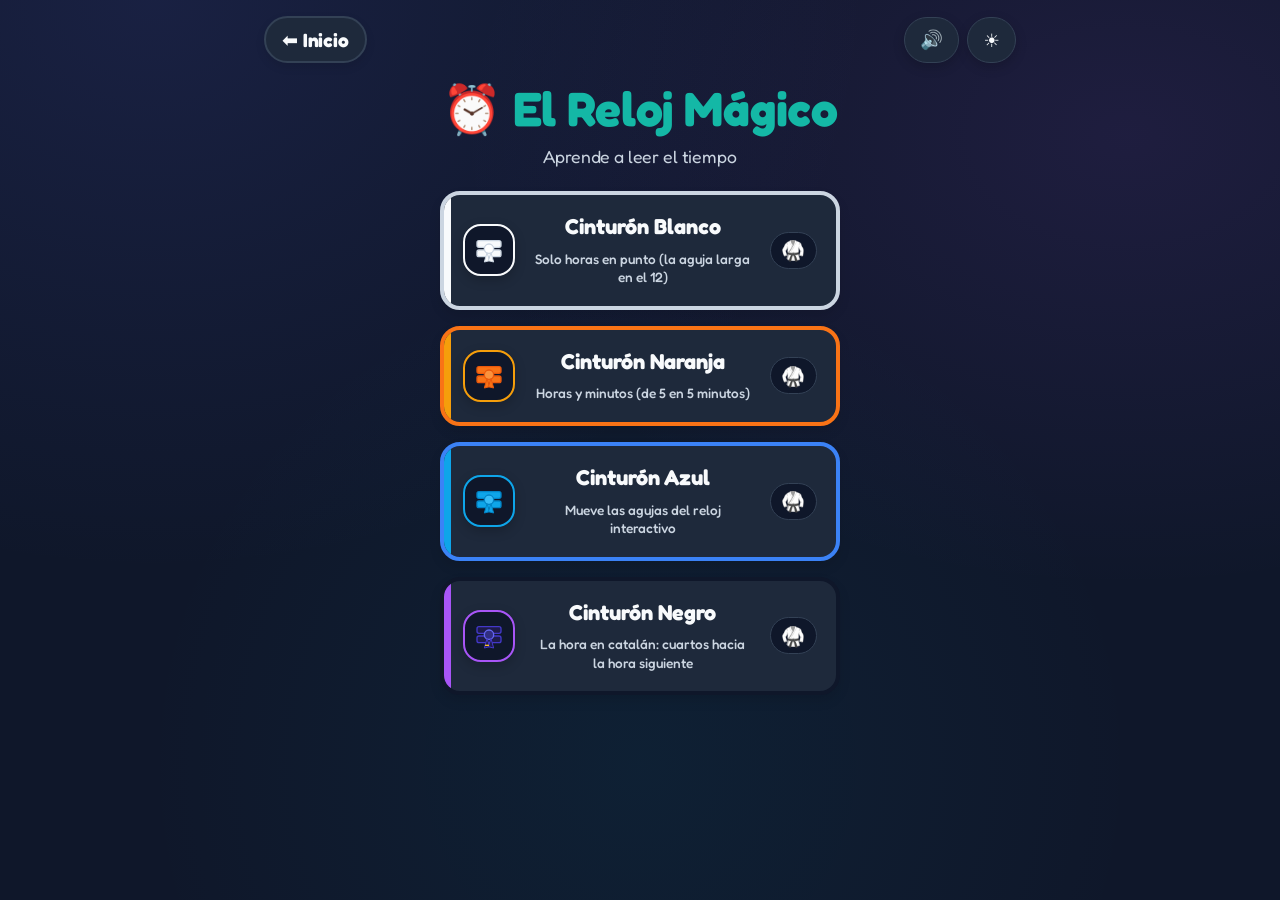
<file: reloj.html>
<!DOCTYPE html>
<html lang="es">
<head>
  <script>
    let initialTheme = new URLSearchParams(location.hash.slice(1)).get('mathjr-theme');
    if (!initialTheme) {
      const savedCookie = document.cookie.match(/(?:^|; )mathjr_theme=(light|dark)(?:;|$)/);
      if (savedCookie) initialTheme = savedCookie[1];
    }
    try { initialTheme = initialTheme || localStorage.getItem('mathjr_theme'); } catch (_) {}
    if (initialTheme === 'light') {
      document.documentElement.setAttribute('data-theme', 'light');
    }
  </script>
  <link rel="stylesheet" href="ui.css">
  <script src="dojo-audio.js" defer></script>
  <script src="dojo-fx.js" defer></script>
  <script src="dojo-progress.js" defer></script>
  <script src="accessibility.js" defer></script>
  <script src="theme.js" defer></script>
  <script src="practice-guide.js" defer></script>
  <script src="practice-help.js" defer></script>
  <meta charset="UTF-8">
  <meta name="viewport" content="width=device-width, initial-scale=1.0, viewport-fit=cover">
  <title>El Reloj Mágico | Math Dojo Junior ⏰</title>
  <meta name="theme-color" content="#101116">
  
  <style>
    :root {
      --bg-primary: #0f172a;
      --bg-card: #1e293b;
      --text-main: #f8fafc;
      --text-muted: #cbd5e1;
      --border-color: #334155;
      
      --belt-blanco: #f8fafc;
      --belt-naranja: #f97316;
      --belt-azul: #3b82f6;
      --belt-negro: #0f172a;
      
      --accent-success: #10b981;
      --accent-error: #f43f5e;
    }
    
    [data-theme="light"] {
      --bg-primary: #f0fdf4; 
      --bg-card: #ffffff;
      --text-main: #1e293b;
      --text-muted: #64748b;
      --border-color: #e2e8f0;
      --belt-negro: #1e293b;
    }
    
    * { box-sizing: border-box; font-family: var(--font-kids); }
    
    html, body {
      margin: 0; padding: 0;
      width: 100%; min-height: 100vh;
      background-color: var(--bg-primary); color: var(--text-main);
      display: flex; flex-direction: column; align-items: center;
      transition: background-color 0.3s, color 0.3s;
      overflow-x: hidden;
      touch-action: pan-y;
    }

    /* EFECTOS DEL DOJO */
    @keyframes screenFlash {
      0% { box-shadow: inset 0 0 120px rgba(16, 185, 129, 0.5); }
      100% { box-shadow: inset 0 0 0px rgba(16, 185, 129, 0); }
    }
    body.flash-active { animation: screenFlash 0.6s ease-out; }

    @keyframes errorFlash {
      0% { box-shadow: inset 0 0 150px rgba(244, 63, 94, 0.6); }
      100% { box-shadow: inset 0 0 0px rgba(244, 63, 94, 0); }
    }
    body.error-active { animation: errorFlash 0.5s ease-out; }

    .particle {
      position: fixed; pointer-events: none; font-size: 2.5rem;
      opacity: 1; z-index: 999;
      transition: transform 0.8s cubic-bezier(0.25, 1, 0.5, 1), opacity 0.8s ease-out;
    }

    /* BARRA SUPERIOR */
    .top-nav {
      width: 100%; max-width: 800px;
      display: flex; justify-content: space-between; align-items: center;
      padding: 1rem 1.5rem; z-index: 10;
    }
    
    .btn-nav {
      background: var(--bg-card); border: 2px solid var(--border-color);
      border-radius: 50px; cursor: pointer; padding: 0.6rem 1rem;
      font-size: 1.2rem; color: var(--text-main);
      box-shadow: 0 4px 10px rgba(0,0,0,0.1);
      text-decoration: none; font-weight: bold;
      transition: transform 0.15s;
    }
    .btn-nav:active { transform: scale(0.9); }

    .header { text-align: center; margin-bottom: 1.5rem; z-index: 10; }
    .header h1 { font-size: clamp(2rem, 6vw, 2.5rem); margin: 0; color: #14b8a6; } 
    .header p { color: var(--text-muted); margin: 0.5rem 0 0 0; font-size: 1.1rem; }

    /* SELECTOR DE CINTURONES */
    .level-selector {
      width: 90%; max-width: 400px;
      display: flex; flex-direction: column; gap: 1rem;
      margin-bottom: 2rem; z-index: 10;
    }
    .belt-btn {
      width: 100%; padding: 1.2rem; border-radius: 20px; border: 4px solid;
      font-size: 1.3rem; font-weight: 800; cursor: pointer;
      background: var(--bg-card); color: var(--text-main);
      display: flex; align-items: center; justify-content: center; text-align: center;
      transition: transform 0.2s, box-shadow 0.2s; box-shadow: 0 6px 12px rgba(0,0,0,0.1);
    }
    .belt-btn:active { transform: scale(0.95); box-shadow: 0 2px 5px rgba(0,0,0,0.1); }
    
    .belt-btn[data-level="blanco"] { border-color: #cbd5e1; }
    .belt-btn[data-level="naranja"] { border-color: var(--belt-naranja); }
    .belt-btn[data-level="azul"] { border-color: var(--belt-azul); }
    .belt-btn[data-level="negro"] { border-color: var(--belt-negro); }
    
    .belt-text { display: flex; flex-direction: column; align-items: center; justify-content: center; line-height: 1.2; }
    .belt-desc { font-size: 0.85rem; font-weight: 500; color: var(--text-muted); margin-top: 0.3rem; }

    /* ÁREA DEL JUEGO */
    .game-area {
      display: none; width: 96%; max-width: 800px; 
      flex-direction: column; align-items: center; z-index: 10;
    }
    .game-area.active { display: flex; }

    .game-header {
      width: 100%; display: flex; justify-content: space-between; align-items: center;
      margin-bottom: 1rem; padding: 0 1rem;
    }
    .change-level-btn {
      background: none; border: none; color: var(--belt-naranja);
      font-weight: bold; font-size: 1rem; cursor: pointer; text-decoration: underline; padding: 0;
    }
    .score-board { font-size: 1.3rem; font-weight: bold; color: var(--text-muted); display: flex; gap: 1rem; }

    .game-layout {
      width: 100%; background: var(--bg-card); border: 3px solid var(--border-color);
      border-radius: 24px; padding: 1.5rem 1rem; box-shadow: 0 8px 20px rgba(0,0,0,0.1);
      display: flex; flex-direction: column; gap: 1.5rem; align-items: center;
    }

    /* SECCIÓN DEL PROBLEMA (RELOJ) */
    .problem-section {
      display: flex; flex-direction: column; align-items: center; justify-content: center;
      flex: 1; width: 100%;
    }

    .clock-container {
      width: 100%; max-width: 250px; aspect-ratio: 1;
      position: relative; margin-bottom: 1rem;
      border-radius: 50%; background: var(--bg-primary);
      border: 6px solid var(--border-color);
      box-shadow: 0 10px 25px rgba(0,0,0,0.2);
      touch-action: none;
    }
    
    [data-theme="light"] .clock-container { border-color: #94a3b8; background: #fff; }

    .clock-svg {
      width: 100%; height: 100%;
      pointer-events: none;
      touch-action: none;
      user-select: none;
    }
    
    .clock-interactive .clock-svg { pointer-events: auto; }

    /* Agujas */
    .hand-hour { stroke: #f43f5e; stroke-width: 5; stroke-linecap: round; transition: transform 0.2s cubic-bezier(0.4, 0, 0.2, 1); }
    .hand-minute { stroke: #3b82f6; stroke-width: 4; stroke-linecap: round; transition: transform 0.2s cubic-bezier(0.4, 0, 0.2, 1); }
    
    .dragging .hand-hour, .dragging .hand-minute { transition: none; }

    .hitbox { stroke: transparent; stroke-width: 20; stroke-linecap: round; cursor: pointer; pointer-events: auto; }

    /* DISPLAY DE TEXTO */
    .target-time-text {
      font-size: 1.6rem; font-weight: 900; color: var(--text-main);
      margin-bottom: 1rem; text-align: center;
    }

    /* DIGITAL INPUT */
    .digital-input-container {
      display: flex; align-items: center; gap: 0.5rem; display: none;
    }
    .digital-box {
      width: 70px; height: 70px; font-size: 2.5rem; font-weight: bold; text-align: center;
      border-radius: 12px; border: 4px solid var(--border-color);
      background: var(--bg-primary); color: var(--text-main);
      display: flex; align-items: center; justify-content: center;
      cursor: pointer; transition: border-color 0.15s, box-shadow 0.15s;
    }
    .digital-box.focus { border-color: #14b8a6; box-shadow: 0 0 0 3px rgba(20, 184, 166, 0.3); }
    .digital-colon { font-size: 3rem; font-weight: bold; color: var(--text-main); padding-bottom: 0.5rem; }

    /* TECLADO VIRTUAL */
    .keypad {
      display: grid; grid-template-columns: repeat(3, 1fr); gap: 0.8rem;
      width: 100%; max-width: 320px; display: none;
    }
    .key-btn {
      background: var(--bg-primary); border: 2px solid var(--border-color);
      border-radius: 16px; font-size: 1.8rem; font-weight: bold; color: var(--text-main);
      padding: 0.8rem 0; cursor: pointer; box-shadow: 0 5px 0 var(--border-color); transition: transform 0.1s;
    }
    .key-btn:active { transform: translateY(5px); box-shadow: 0 0 0 var(--border-color); }
    .key-action { background: #ef4444; color: white; border-color: #b91c1c; box-shadow: 0 5px 0 #b91c1c; font-size: 1.2rem;}
    .key-ok { grid-column: span 2; background: #14b8a6; color: white; border-color: #0d9488; box-shadow: 0 5px 0 #0d9488; font-size: 1.5rem;}
    
    /* MULTIRESPUESTA (Negro) */
    .options-grid { display: grid; grid-template-columns: 1fr; gap: 0.8rem; width: 100%; max-width: 350px; display: none; }
    .option-btn {
      background: var(--bg-card); border: 3px solid var(--border-color);
      border-radius: 16px; font-size: 1.2rem; font-weight: bold; color: var(--text-main);
      padding: 1rem 0.5rem; cursor: pointer; box-shadow: 0 5px 0 var(--border-color);
      transition: transform 0.1s, border-color 0.2s;
    }
    .option-btn:active { transform: translateY(5px); box-shadow: 0 0 0 var(--border-color); }
    .option-btn.correct-show { border-color: var(--accent-success); background: rgba(16, 185, 129, 0.15); color: var(--accent-success); }
    .option-btn.wrong-show { border-color: var(--accent-error); background: rgba(244, 63, 94, 0.15); color: var(--accent-error); }

    /* BOTON COMPROBAR GRANDE */
    .btn-comprobar-huge {
      background: #3b82f6; color: white; border: none; border-radius: 50px;
      padding: 1.2rem 2.5rem; font-size: 1.5rem; font-weight: bold; cursor: pointer;
      box-shadow: 0 6px 0 #2563eb; width: 100%; max-width: 300px; display: none; margin-top: 1rem;
    }
    .btn-comprobar-huge:active { transform: translateY(6px); box-shadow: 0 0 0 #2563eb; }

    .feedback { height: 2rem; font-size: 1.5rem; font-weight: bold; display: flex; align-items: center; justify-content: center; text-align: center; width: 100%; margin-top: 0.5rem;}
    .feedback.correct { color: var(--accent-success); }
    .feedback.wrong { color: var(--accent-error); }

    @media (min-width: 650px) {
      .game-layout { flex-direction: row; justify-content: space-around; padding: 2rem; }
      .problem-section { flex: 1; border-right: 3px dashed var(--border-color); padding-right: 1.5rem; }
      .keypad, .options-grid { flex: 0.8; max-width: 280px; }
      .header h1 { font-size: 3rem; }
    }
    :focus-visible { outline: 3px solid #f59e0b; outline-offset: 3px; }
    @media (prefers-reduced-motion: reduce) { *, *::before, *::after { animation-duration: 0.01ms !important; animation-iteration-count: 1 !important; scroll-behavior: auto !important; transition-duration: 0.01ms !important; } }
  </style>
</head>
<body>
  <div class="top-nav">
    <a href="index.html" class="btn-nav">⬅️ Inicio</a>
    <div class="top-nav-group">
      <button class="sound-toggle-btn" type="button" onclick="DojoAudio.toggleMute()" aria-label="Silenciar o activar sonido" title="Sonido">
        <span class="sound-icon">🔊</span>
      </button>
      <button class="theme-toggle-btn" type="button" onclick="toggleTheme()" title="Cambiar tema" aria-label="Cambiar tema de color">
        <span id="theme-icon">☀️</span>
      </button>
    </div>
  </div>

  <div class="header">
    <h1>⏰ El Reloj Mágico</h1>
    <p>Aprende a leer el tiempo</p>
  </div>

  <div class="level-selector" id="level-selector">
    <button class="belt-btn" data-level="blanco">
      <div class="belt-icon-wrap" aria-hidden="true">
        <svg viewBox="0 0 48 48" fill="none">
          <rect x="6" y="10" width="36" height="10" rx="3" fill="#f8fafc" stroke="#cbd5e1" stroke-width="2"/>
          <rect x="6" y="24" width="36" height="10" rx="3" fill="#f8fafc" stroke="#cbd5e1" stroke-width="2"/>
          <circle cx="24" cy="22" r="7" fill="#ffffff" stroke="#cbd5e1" stroke-width="2"/>
          <path d="M21 28 L17 42 L25 40 Z" fill="#f8fafc" stroke="#cbd5e1" stroke-width="1.5"/>
          <path d="M27 28 L31 42 L23 40 Z" fill="#f8fafc" stroke="#cbd5e1" stroke-width="1.5"/>
        </svg>
      </div>
      <div class="belt-text">
        <span class="belt-title">Cinturón Blanco</span>
        <span class="belt-desc">Solo horas en punto (la aguja larga en el 12)</span>
      </div>
      <div class="belt-badge-stars" data-belt="blanco">🥋</div>
    </button>
    <button class="belt-btn" data-level="naranja">
      <div class="belt-icon-wrap" aria-hidden="true">
        <svg viewBox="0 0 48 48" fill="none">
          <rect x="6" y="10" width="36" height="10" rx="3" fill="#f97316" stroke="#ea580c" stroke-width="2"/>
          <rect x="6" y="24" width="36" height="10" rx="3" fill="#f97316" stroke="#ea580c" stroke-width="2"/>
          <circle cx="24" cy="22" r="7" fill="#fb923c" stroke="#ea580c" stroke-width="2"/>
          <path d="M21 28 L17 42 L25 40 Z" fill="#f97316" stroke="#ea580c" stroke-width="1.5"/>
          <path d="M27 28 L31 42 L23 40 Z" fill="#f97316" stroke="#ea580c" stroke-width="1.5"/>
        </svg>
      </div>
      <div class="belt-text">
        <span class="belt-title">Cinturón Naranja</span>
        <span class="belt-desc">Horas y minutos (de 5 en 5 minutos)</span>
      </div>
      <div class="belt-badge-stars" data-belt="naranja">🥋</div>
    </button>
    <button class="belt-btn" data-level="azul">
      <div class="belt-icon-wrap" aria-hidden="true">
        <svg viewBox="0 0 48 48" fill="none">
          <rect x="6" y="10" width="36" height="10" rx="3" fill="#0ea5e9" stroke="#0284c7" stroke-width="2"/>
          <rect x="6" y="24" width="36" height="10" rx="3" fill="#0ea5e9" stroke="#0284c7" stroke-width="2"/>
          <circle cx="24" cy="22" r="7" fill="#38bdf8" stroke="#0284c7" stroke-width="2"/>
          <path d="M21 28 L17 42 L25 40 Z" fill="#0ea5e9" stroke="#0284c7" stroke-width="1.5"/>
          <path d="M27 28 L31 42 L23 40 Z" fill="#0ea5e9" stroke="#0284c7" stroke-width="1.5"/>
        </svg>
      </div>
      <div class="belt-text">
        <span class="belt-title">Cinturón Azul</span>
        <span class="belt-desc">Mueve las agujas del reloj interactivo</span>
      </div>
      <div class="belt-badge-stars" data-belt="azul">🥋</div>
    </button>
    <button class="belt-btn" data-level="negro">
      <div class="belt-icon-wrap" aria-hidden="true">
        <svg viewBox="0 0 48 48" fill="none">
          <rect x="6" y="10" width="36" height="10" rx="3" fill="#1e1b4b" stroke="#4338ca" stroke-width="2"/>
          <rect x="6" y="24" width="36" height="10" rx="3" fill="#1e1b4b" stroke="#4338ca" stroke-width="2"/>
          <circle cx="24" cy="22" r="7" fill="#312e81" stroke="#6366f1" stroke-width="2"/>
          <path d="M21 28 L17 42 L25 40 Z" fill="#1e1b4b" stroke="#4338ca" stroke-width="1.5"/>
          <path d="M27 28 L31 42 L23 40 Z" fill="#1e1b4b" stroke="#4338ca" stroke-width="1.5"/>
          <rect x="18" y="37" width="6" height="2" fill="#fbbf24"/>
        </svg>
      </div>
      <div class="belt-text">
        <span class="belt-title">Cinturón Negro</span>
        <span class="belt-desc">La hora en catalán: cuartos hacia la hora siguiente</span>
      </div>
      <div class="belt-badge-stars" data-belt="negro">🥋</div>
    </button>
  </div>

  <div class="game-area" id="game-area">
    <div class="game-header">
      <button class="change-level-btn" onclick="showLevelSelector()">🔄 Cambiar cinturón</button>
      <div class="score-board"><span>✅ <span id="score">0</span></span><span>🔥 <span id="streak">0</span></span></div>
    </div>
    
    <div class="game-layout">
      <div class="problem-section">
        
        <div class="target-time-text" id="target-time-text"></div>
        
        <div class="clock-container" id="clock-container">
          <svg class="clock-svg" viewBox="0 0 100 100">
            <!-- Marcas de hora -->
            <g id="clock-ticks"></g>
            <!-- Agujas -->
            <line id="hand-hour" class="hand-hour" x1="50" y1="50" x2="50" y2="28" role="slider" aria-label="Aguja de las horas" aria-valuemin="1" aria-valuemax="12" aria-valuenow="12" aria-valuetext="12" tabindex="-1" />
            <line id="hand-minute" class="hand-minute" x1="50" y1="50" x2="50" y2="15" role="slider" aria-label="Aguja de los minutos" aria-valuemin="0" aria-valuemax="55" aria-valuenow="0" aria-valuetext="0 minutos" tabindex="-1" />
            <!-- Hitboxes -->
            <line id="hitbox-hour" class="hitbox" x1="50" y1="50" x2="50" y2="28" />
            <line id="hitbox-minute" class="hitbox" x1="50" y1="50" x2="50" y2="15" />
            
            <circle cx="50" cy="50" r="3" fill="#cbd5e1" />
          </svg>
        </div>

        <div class="digital-input-container" id="digital-input">
          <div class="digital-box focus" id="box-hh" data-id="hh" onclick="setFocus(this)"></div>
          <div class="digital-colon">:</div>
          <div class="digital-box" id="box-mm" data-id="mm" onclick="setFocus(this)"></div>
        </div>

        <div class="feedback" id="feedback" role="status" aria-live="polite"></div>
      </div>
      
      <!-- CONTROLES -->
      <div class="keypad" id="keypad">
        <button class="key-btn" onclick="pressKey('1')">1</button>
        <button class="key-btn" onclick="pressKey('2')">2</button>
        <button class="key-btn" onclick="pressKey('3')">3</button>
        <button class="key-btn" onclick="pressKey('4')">4</button>
        <button class="key-btn" onclick="pressKey('5')">5</button>
        <button class="key-btn" onclick="pressKey('6')">6</button>
        <button class="key-btn" onclick="pressKey('7')">7</button>
        <button class="key-btn" onclick="pressKey('8')">8</button>
        <button class="key-btn" onclick="pressKey('9')">9</button>
        <button class="key-btn key-action" onclick="clearInput()">Borrar</button>
        <button class="key-btn" onclick="pressKey('0')">0</button>
        <button class="key-btn key-ok" onclick="checkAnswer()">OK</button>
      </div>

      <div class="options-grid" id="options-grid">
        <button class="option-btn" onclick="checkCatalanAnswer(0)">Op 1</button>
        <button class="option-btn" onclick="checkCatalanAnswer(1)">Op 2</button>
        <button class="option-btn" onclick="checkCatalanAnswer(2)">Op 3</button>
        <button class="option-btn" onclick="checkCatalanAnswer(3)">Op 4</button>
      </div>

      <button class="btn-comprobar-huge" id="btn-comprobar-azul" onclick="checkAnswer()">¡Comprobar Reloj!</button>

    </div>
  </div>

  <script>
    const clockSvg = document.querySelector('.clock-svg');
    const handH = document.getElementById('hand-hour');
    const handM = document.getElementById('hand-minute');
    const hitboxH = document.getElementById('hitbox-hour');
    const hitboxM = document.getElementById('hitbox-minute');
    const ticksGroup = document.getElementById('clock-ticks');
    
    const targetTextEl = document.getElementById('target-time-text');
    const digitalInputContainer = document.getElementById('digital-input');
    const keypad = document.getElementById('keypad');
    const optionsGrid = document.getElementById('options-grid');
    const btnAzul = document.getElementById('btn-comprobar-azul');
    const boxHH = document.getElementById('box-hh');
    const boxMM = document.getElementById('box-mm');
    const feedbackEl = document.getElementById('feedback');
    const scoreEl = document.getElementById('score');    
    const streakEl = document.getElementById('streak');  
    
    let currentLevel = '';
    let targetH = 0, targetM = 0; 
    let interactiveH = 12, interactiveM = 0; 
    let score = 0, streak = 0;
    let isWaiting = false;
    
    let focusedInput = null;
    let inputValues = { hh: '', mm: '' };
    let correctCatalanIndex = 0;

    // DIBUJAR RELOJ 
    function drawClock() {
      ticksGroup.innerHTML = '';
      for(let i=1; i<=12; i++) {
        let angle = (i * 30) - 90;
        let rad = angle * Math.PI / 180;
        let x = 50 + Math.cos(rad) * 40;
        let y = 50 + Math.sin(rad) * 40;
        let text = document.createElementNS("http://www.w3.org/2000/svg", "text");
        text.setAttribute("x", x);
        text.setAttribute("y", y + 2.5);
        text.setAttribute("font-size", "7");
        text.setAttribute("font-weight", "bold");
        text.setAttribute("text-anchor", "middle");
        text.setAttribute("fill", "currentColor");
        text.textContent = i;
        ticksGroup.appendChild(text);
      }
    }
    drawClock();

    function setClockVisuals(h, m) {
      let mAngle = m * 6; 
      let hAngle = (h % 12) * 30 + (m * 0.5); 
      
      let transformM = `rotate(${mAngle} 50 50)`;
      let transformH = `rotate(${hAngle} 50 50)`;
      
      handM.setAttribute('transform', transformM);
      hitboxM.setAttribute('transform', transformM);
      handM.setAttribute('aria-valuenow', String(m));
      handM.setAttribute('aria-valuetext', `${m} minutos`);
      
      handH.setAttribute('transform', transformH);
      hitboxH.setAttribute('transform', transformH);
      handH.setAttribute('aria-valuenow', String(h));
      handH.setAttribute('aria-valuetext', `${h} horas`);
    }

    // --- LÓGICA ARRASTRE ---
    let activeHand = null;
    
    function startDrag(e) {
      if(currentLevel !== 'azul' || isWaiting) return;
      e.preventDefault();
      if(e.target.id === 'hitbox-hour') activeHand = 'hour';
      else if(e.target.id === 'hitbox-minute') activeHand = 'minute';
      if(activeHand) {
        clockSvg.classList.add('dragging');
        clockSvg.setPointerCapture(e.pointerId);
      }
    }

    function doDrag(e) {
      if(!activeHand) return;
      e.preventDefault();
      
      const clientX = e.clientX;
      const clientY = e.clientY;

      const rect = clockSvg.getBoundingClientRect();
      const cx = rect.left + rect.width / 2;
      const cy = rect.top + rect.height / 2;
      
      let angle = Math.atan2(clientY - cy, clientX - cx) * 180 / Math.PI;
      angle = (angle + 90 + 360) % 360; 
      
      if(activeHand === 'minute') {
        interactiveM = Math.round(angle / 30) * 5;
        if(interactiveM === 60) interactiveM = 0;
      } else if (activeHand === 'hour') {
        let snappedH = Math.round(angle / 30);
        if(snappedH === 0) snappedH = 12;
        interactiveH = snappedH;
      }
      setClockVisuals(interactiveH, interactiveM);
    }

    function endDrag(e) {
      activeHand = null;
      clockSvg.classList.remove('dragging');
    }

    function adjustClockHand(event, hand) {
      if (currentLevel !== 'azul' || isWaiting) return;
      const increments = { ArrowUp: 1, ArrowRight: 1, ArrowDown: -1, ArrowLeft: -1 };
      const step = increments[event.key];
      if (!step) return;
      event.preventDefault();
      if (hand === 'hour') interactiveH = ((interactiveH - 1 + step + 12) % 12) + 1;
      else interactiveM = (interactiveM + step * 5 + 60) % 60;
      setClockVisuals(interactiveH, interactiveM);
    }

    handH.addEventListener('keydown', event => adjustClockHand(event, 'hour'));
    handM.addEventListener('keydown', event => adjustClockHand(event, 'minute'));

    clockSvg.addEventListener('pointerdown', startDrag);
    clockSvg.addEventListener('pointermove', doDrag);
    clockSvg.addEventListener('pointerup', endDrag);
    clockSvg.addEventListener('pointercancel', endDrag);


    // --- GENERADOR CATALÁN ---
    function getCatalanTime(h, m) {
      const hNames = { 1:'una', 2:'dues', 3:'tres', 4:'quatre', 5:'cinc', 6:'sis', 7:'set', 8:'vuit', 9:'nou', 10:'deu', 11:'onze', 12:'dotze' };
      
      let nextH = (h % 12) + 1;
      let nextName = hNames[nextH];
      let currName = hNames[h === 0 ? 12 : h];
      
      let articleNext = (nextH === 1) ? "d'una" : (nextH === 11) ? "d'onze" : "de " + nextName;
      let articleCurr = (h === 1) ? "la " : "les ";
      if(h === 1) currName = "una";
      if(h === 11) articleCurr = "les ";

      if (m === 0) return `${articleCurr}${currName} en punt`;
      if (m === 15) return `Un quart ${articleNext}`;
      if (m === 30) return `Dos quarts ${articleNext}`;
      if (m === 45) return `Tres quarts ${articleNext}`;
      
      return `${currName} i ${m}`; 
    }


    // --- GESTIÓN NIVELES ---
    function randomInt(min, max) { return Math.floor(Math.random() * (max - min + 1)) + min; }

    function showLevelSelector() {
      document.getElementById('game-area').classList.remove('active');
      document.getElementById('level-selector').style.display = 'flex';
      document.querySelector('.header').style.display = 'block';
    }

    document.querySelectorAll('.belt-btn').forEach(btn => {
      btn.addEventListener('click', () => {
        currentLevel = btn.dataset.level;
        document.getElementById('level-selector').style.display = 'none';
        document.querySelector('.header').style.display = 'none';
        document.getElementById('game-area').classList.add('active');
        
        score = 0; streak = 0; updateScore();
        generateProblem();
      });
    });

    function generateProblem() {
      isWaiting = false;
      feedbackEl.textContent = '';
      
      targetTextEl.style.display = 'none';
      digitalInputContainer.style.display = 'none';
      keypad.style.display = 'none';
      optionsGrid.style.display = 'none';
      btnAzul.style.display = 'none';
      document.getElementById('clock-container').classList.remove('clock-interactive');
      handH.setAttribute('tabindex', '-1');
      handM.setAttribute('tabindex', '-1');
      
      inputValues = { hh: '', mm: '' };
      boxHH.textContent = ''; boxMM.textContent = '';
      
      if(currentLevel === 'blanco') {
        targetH = randomInt(1, 12);
        targetM = 0;
        setClockVisuals(targetH, targetM);
        
        digitalInputContainer.style.display = 'flex';
        keypad.style.display = 'grid';
        boxMM.textContent = '00';
        setFocus(boxHH);
      }
      else if(currentLevel === 'naranja') {
        targetH = randomInt(1, 12);
        targetM = randomInt(0, 11) * 5; 
        setClockVisuals(targetH, targetM);
        
        digitalInputContainer.style.display = 'flex';
        keypad.style.display = 'grid';
        setFocus(boxHH);
      }
      else if(currentLevel === 'azul') {
        targetH = randomInt(1, 12);
        targetM = randomInt(0, 11) * 5;
        
        interactiveH = 12; interactiveM = 0;
        setClockVisuals(12, 0);
        document.getElementById('clock-container').classList.add('clock-interactive');
        handH.setAttribute('tabindex', '0');
        handM.setAttribute('tabindex', '0');
        
        targetTextEl.style.display = 'block';
        targetTextEl.textContent = `Pon las: ${String(targetH).padStart(2, '0')}:${String(targetM).padStart(2, '0')}`;
        btnAzul.style.display = 'block';
      }
      else if(currentLevel === 'negro') {
        targetH = randomInt(1, 12);
        targetM = [0, 15, 30, 45][randomInt(0, 3)];
        setClockVisuals(targetH, targetM);
        
        let correctText = getCatalanTime(targetH, targetM);
        let answers = [correctText];
        
        while(answers.length < 4) {
          let wrongH = randomInt(1, 12);
          let wrongM = [0, 15, 30, 45][randomInt(0, 3)];
          let wrongTxt = getCatalanTime(wrongH, wrongM);
          if(!answers.includes(wrongTxt)) answers.push(wrongTxt);
        }
        
        answers.sort(() => Math.random() - 0.5);
        correctCatalanIndex = answers.indexOf(correctText);
        
        const btns = Array.from(optionsGrid.children);
        btns.forEach((b, i) => {
          b.textContent = answers[i];
          b.className = 'option-btn';
        });
        optionsGrid.style.display = 'grid';
      }
    }

    // --- TECLADO PARA BLANCO Y NARANJA ---
    window.setFocus = function(element) {
      if(isWaiting || currentLevel === 'blanco' && element.id === 'box-mm') return;
      if(focusedInput) focusedInput.classList.remove('focus');
      focusedInput = element;
      focusedInput.classList.add('focus');
    };

    function pressKey(num) {
      if (isWaiting || !focusedInput) return;
      if (window.DojoAudio) DojoAudio.play('tap');
      let id = focusedInput.dataset.id;
      
      if (inputValues[id].length < 2) {
        inputValues[id] += num;
        focusedInput.textContent = inputValues[id];
        
        if (id === 'hh' && inputValues.hh.length === 2 && currentLevel === 'naranja') {
          setFocus(boxMM);
        }
      }
    }
    
    function clearInput() {
      if (isWaiting || !focusedInput) return;
      let id = focusedInput.dataset.id;
      inputValues[id] = '';
      focusedInput.textContent = '';
      if(id === 'mm' && currentLevel === 'naranja') setFocus(boxHH); 
    }

    // --- COMPROBACIONES ---
    function checkCatalanAnswer(index) {
      if(isWaiting) return;
      isWaiting = true;
      const btns = Array.from(optionsGrid.children);
      
      if(index === correctCatalanIndex) {
        successEffect();
        btns[index].classList.add('correct-show');
        setTimeout(generateProblem, 1500);
      } else {
        failEffect();
        btns[index].classList.add('wrong-show');
        setTimeout(() => {
          btns[index].classList.remove('wrong-show');
          isWaiting = false;
        }, 700);
      }
    }

    function checkAnswer() {
      if(isWaiting) return;
      isWaiting = true;
      let isCorrect = false;

      if(currentLevel === 'blanco') {
        isCorrect = parseInt(inputValues.hh) === targetH || parseInt(inputValues.hh) === (targetH%12);
      }
      else if(currentLevel === 'naranja') {
        let uH = parseInt(inputValues.hh);
        let uM = parseInt(inputValues.mm);
        if ((uH === targetH || uH === (targetH%12===0?12:targetH%12)) && uM === targetM) isCorrect = true;
      }
      else if(currentLevel === 'azul') {
        if ((interactiveH === targetH || interactiveH === (targetH%12===0?12:targetH%12)) && interactiveM === targetM) isCorrect = true;
      }

      if(isCorrect) {
        successEffect();
        setTimeout(generateProblem, 1500);
      } else {
        failEffect();
        feedbackEl.textContent = 'No pasa nada. Revisa las agujas y prueba otra vez.';
        setTimeout(() => { isWaiting = false; }, 700);
      }
    }

    // --- EFECTOS GAME FEEL ---
    function createExplosion(x, y) {
      const emojis = ['✨', '⭐', '⏰', '🎉'];
      for (let i = 0; i < 10; i++) {
        let p = document.createElement('div');
        p.className = 'particle'; p.textContent = emojis[Math.floor(Math.random() * emojis.length)];
        p.style.left = x + 'px'; p.style.top = y + 'px';
        document.body.appendChild(p);

        let angle = Math.random() * Math.PI * 2; let vel = 60 + Math.random() * 100;
        requestAnimationFrame(() => requestAnimationFrame(() => {
          p.style.transform = `translate(${Math.cos(angle)*vel}px, ${Math.sin(angle)*vel}px) rotate(${Math.random()*360}deg) scale(${Math.random()*0.8+0.5})`;
          p.style.opacity = '0';
        }));
        setTimeout(() => p.remove(), 800);
      }
    }

    function successEffect() {
      score++; streak++; updateScore();
      feedbackEl.textContent = '¡A tiempo! ⏰✨'; feedbackEl.className = 'feedback correct';
      if (window.DojoAudio) DojoAudio.play('correct');
      if (window.DojoFX) DojoFX.confetti(1200);
      document.body.classList.add('flash-active');
      const rect = document.getElementById('clock-container').getBoundingClientRect();
      createExplosion(rect.left + rect.width/2, rect.top + rect.height/2);
      setTimeout(() => document.body.classList.remove('flash-active'), 600);
    }

    function failEffect() {
      streak = 0; updateScore();
      feedbackEl.textContent = '¡Reloj roto! 💥'; feedbackEl.className = 'feedback wrong';
      if (window.DojoAudio) DojoAudio.play('wrong');
      document.body.classList.add('error-active');
      setTimeout(() => document.body.classList.remove('error-active'), 500);
    }

    function updateScore() { scoreEl.textContent = score; streakEl.textContent = streak; }

    window.getPracticeHint = function() {
      if (currentLevel === 'negro') {
        const nextHour = (targetH % 12) + 1;
        if (targetM === 0) return 'Cuando las agujas están en punto, en catalán se añade «en punt». No se cuentan cuartos.';
        const quarters = targetM / 15;
        const quarterText = quarters === 1 ? 'un quart' : quarters === 2 ? 'dos quarts' : 'tres quarts';
        return `En catalán se cuentan ${quarterText} hacia la hora siguiente (${nextHour}).`;
      }
      if (currentLevel === 'azul') {
        return `La hora objetivo es ${targetH}. Para los minutos, divide ${targetM} entre 5: coloca la aguja larga en ese número.`;
      }
      if (currentLevel === 'blanco') return 'La aguja larga debe apuntar al 12 porque son minutos en punto. Mira qué hora marca la corta.';
      return 'Cuenta de cinco en cinco desde el 12 para leer los minutos de la aguja larga.';
    };


  </script>
</body>
</html>
</file>
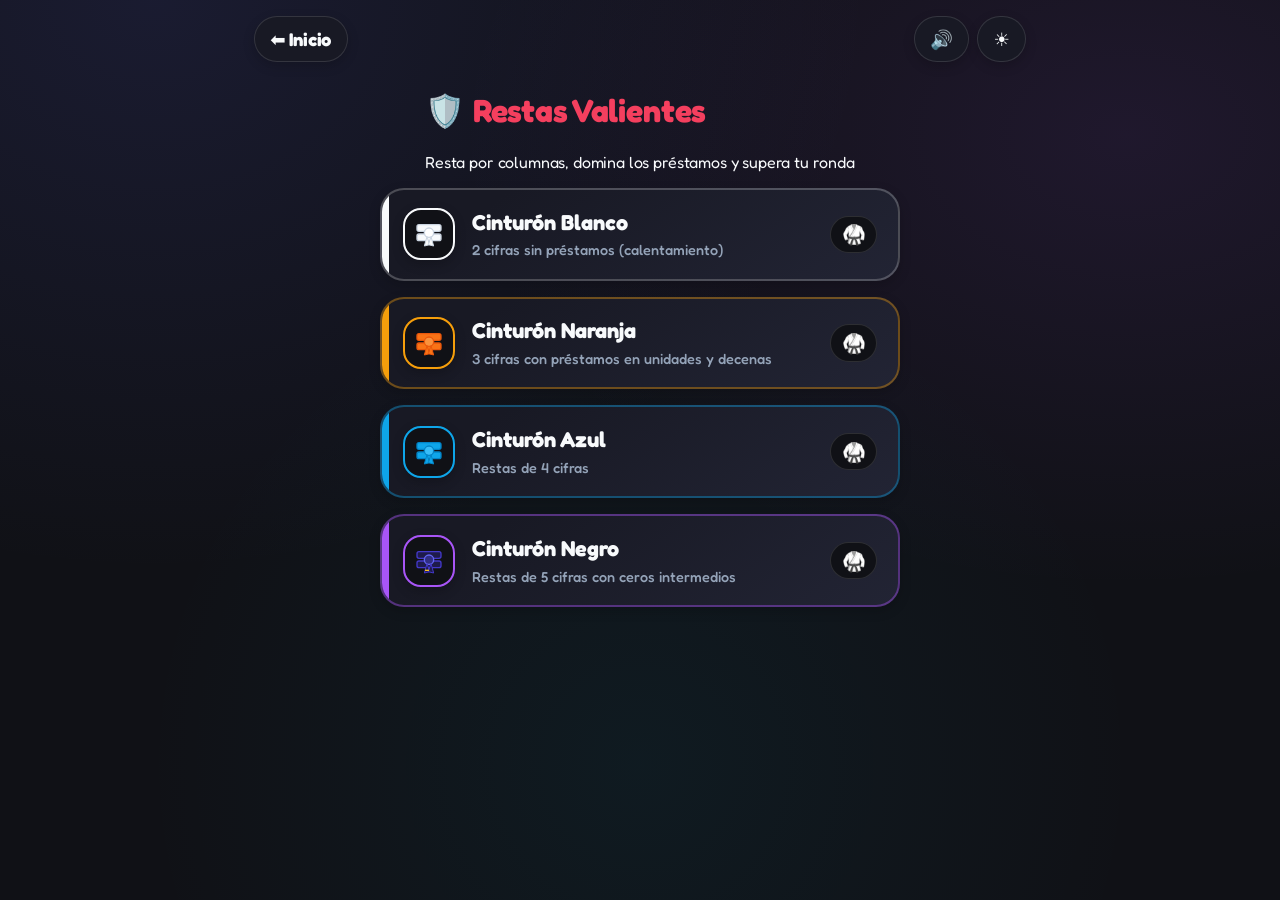
<file: restas.html>
<!DOCTYPE html>
<html lang="es">
<head>
  <script>
    let initialTheme = new URLSearchParams(location.hash.slice(1)).get('mathjr-theme');
    if (!initialTheme) {
      const savedCookie = document.cookie.match(/(?:^|; )mathjr_theme=(light|dark)(?:;|$)/);
      if (savedCookie) initialTheme = savedCookie[1];
    }
    try { initialTheme = initialTheme || localStorage.getItem('mathjr_theme'); } catch (_) {}
    if (initialTheme === 'light') {
      document.documentElement.setAttribute('data-theme', 'light');
    }
  </script>
  <meta charset="UTF-8">
  <meta name="viewport" content="width=device-width, initial-scale=1.0, viewport-fit=cover">
  <title>Restas Valientes | Math Dojo Junior 🛡️</title>
  <meta name="theme-color" content="#101116">
  
  <link rel="stylesheet" href="ui.css">
  <script src="dojo-audio.js" defer></script>
  <script src="dojo-fx.js" defer></script>
  <script src="dojo-progress.js" defer></script>
  <script src="accessibility.js" defer></script>
  <script src="theme.js" defer></script>
  <script src="practice-guide.js" defer></script>
  <script src="practice-help.js" defer></script>

  <style>
    .game-area {
      display: none;
      width: min(96%, 680px);
      flex-direction: column;
      align-items: center;
    }
    .game-area.active { display: flex; }

    .game-layout {
      width: 100%;
      background: var(--bg-card);
      border: 2px solid var(--border-card);
      border-radius: 28px;
      padding: 1.4rem 1rem 1.6rem;
      box-shadow: var(--shadow-sm);
      display: flex;
      flex-direction: column;
      gap: 1.4rem;
      align-items: center;
    }

    .problem-section {
      display: flex;
      flex-direction: column;
      align-items: center;
      justify-content: center;
      width: 100%;
      overflow-x: auto;
      padding: 0.5rem 0;
    }

    .sum-wrapper {
      display: inline-flex;
      flex-direction: column;
      align-items: flex-end;
      padding-left: 2.5rem;
      position: relative;
    }

    .sum-row {
      display: flex;
      gap: 0.35rem;
      position: relative;
      margin-bottom: 0.35rem;
    }

    .last-operand {
      border-bottom: 4px solid var(--text-main);
      padding-bottom: 0.7rem;
      margin-bottom: 0.8rem;
    }

    .sign {
      position: absolute;
      left: -2.4rem;
      bottom: 0.7rem;
      font-size: 2.6rem;
      font-weight: 800;
      color: #f43f5e;
      line-height: 1;
    }

    .box {
      width: clamp(2.8rem, 8vw, 3.4rem);
      height: clamp(3.2rem, 9vw, 3.8rem);
      display: flex;
      justify-content: center;
      align-items: center;
      font-size: clamp(2rem, 6vw, 2.5rem);
      font-weight: 800;
      border-radius: 12px;
      transition: background-color 0.15s;
    }

    .empty { background: transparent; }
    .digit { color: var(--text-main); }

    .box.col-highlight {
      background-color: rgba(56, 189, 248, 0.18);
    }
    [data-theme="light"] .box.col-highlight {
      background-color: rgba(59, 130, 246, 0.16);
    }

    .sum-input {
      background: var(--bg-surface);
      border: 2px solid var(--border-color);
      border-radius: 12px;
      color: var(--text-main);
      text-align: center;
      cursor: pointer;
      outline: none;
      caret-color: transparent;
      font-size: clamp(2rem, 6vw, 2.5rem);
      font-weight: 800;
      transition: border-color 0.15s, box-shadow 0.15s, background-color 0.15s;
    }

    .sum-input.focus {
      border-color: #3b82f6;
      box-shadow: 0 0 0 3px rgba(59, 130, 246, 0.35);
      background: var(--bg-card);
    }

    .borrow-input {
      width: clamp(2rem, 6vw, 2.5rem);
      height: clamp(2rem, 6vw, 2.5rem);
      font-size: 1.35rem;
      margin: 0 0.35rem;
      border-color: rgba(244, 63, 94, 0.5);
      color: var(--accent-rose);
      border-radius: 10px;
    }

    .feedback {
      min-height: 2.2rem;
      font-size: 1.25rem;
      font-weight: 800;
      display: flex;
      align-items: center;
      justify-content: center;
      text-align: center;
      margin-top: 0.6rem;
      width: 100%;
    }
    .feedback.correct { color: #10b981; animation: bounce 0.4s; }
    .feedback.wrong { color: #f43f5e; animation: shake 0.35s; }

    @media (min-width: 680px) {
      .game-layout {
        flex-direction: row;
        justify-content: space-around;
        padding: 2rem 1.5rem;
      }
      .problem-section {
        flex: 1.2;
        border-right: 2px dashed var(--border-color);
        padding-right: 1.5rem;
      }
      .keypad {
        flex: 0.9;
        max-width: 290px;
      }
    }
  </style>
</head>
<body>
  <!-- Barra Superior -->
  <div class="top-nav">
    <a href="index.html" class="btn-nav">⬅️ Inicio</a>
    <div class="top-nav-group">
      <button class="sound-toggle-btn" type="button" onclick="DojoAudio.toggleMute()" aria-label="Silenciar o activar sonido" title="Sonido">
        <span class="sound-icon">🔊</span>
      </button>
      <button class="theme-toggle-btn" type="button" onclick="toggleTheme()" title="Cambiar tema" aria-label="Cambiar tema de color">
        <span id="theme-icon">☀️</span>
      </button>
    </div>
  </div>

  <div class="header">
    <h1 style="color: #f43f5e;">🛡️ Restas Valientes</h1>
    <p>Resta por columnas, domina los préstamos y supera tu ronda</p>
  </div>

  <!-- SELECTOR DE CINTURONES -->
  <div class="level-selector" id="level-selector">
    <button class="belt-btn" data-level="blanco">
      <div class="belt-icon-wrap" aria-hidden="true">
        <svg viewBox="0 0 48 48" fill="none">
          <rect x="6" y="10" width="36" height="10" rx="3" fill="#f8fafc" stroke="#cbd5e1" stroke-width="2"/>
          <rect x="6" y="24" width="36" height="10" rx="3" fill="#f8fafc" stroke="#cbd5e1" stroke-width="2"/>
          <circle cx="24" cy="22" r="7" fill="#ffffff" stroke="#cbd5e1" stroke-width="2"/>
          <path d="M21 28 L17 42 L25 40 Z" fill="#f8fafc" stroke="#cbd5e1" stroke-width="1.5"/>
          <path d="M27 28 L31 42 L23 40 Z" fill="#f8fafc" stroke="#cbd5e1" stroke-width="1.5"/>
        </svg>
      </div>
      <div class="belt-text">
        <span class="belt-title">Cinturón Blanco</span>
        <span class="belt-desc">2 cifras sin préstamos (calentamiento)</span>
      </div>
      <div class="belt-badge-stars" data-belt="blanco">🥋</div>
    </button>
    <button class="belt-btn" data-level="naranja">
      <div class="belt-icon-wrap" aria-hidden="true">
        <svg viewBox="0 0 48 48" fill="none">
          <rect x="6" y="10" width="36" height="10" rx="3" fill="#f97316" stroke="#ea580c" stroke-width="2"/>
          <rect x="6" y="24" width="36" height="10" rx="3" fill="#f97316" stroke="#ea580c" stroke-width="2"/>
          <circle cx="24" cy="22" r="7" fill="#fb923c" stroke="#ea580c" stroke-width="2"/>
          <path d="M21 28 L17 42 L25 40 Z" fill="#f97316" stroke="#ea580c" stroke-width="1.5"/>
          <path d="M27 28 L31 42 L23 40 Z" fill="#f97316" stroke="#ea580c" stroke-width="1.5"/>
        </svg>
      </div>
      <div class="belt-text">
        <span class="belt-title">Cinturón Naranja</span>
        <span class="belt-desc">3 cifras con préstamos en unidades y decenas</span>
      </div>
      <div class="belt-badge-stars" data-belt="naranja">🥋</div>
    </button>
    <button class="belt-btn" data-level="azul">
      <div class="belt-icon-wrap" aria-hidden="true">
        <svg viewBox="0 0 48 48" fill="none">
          <rect x="6" y="10" width="36" height="10" rx="3" fill="#0ea5e9" stroke="#0284c7" stroke-width="2"/>
          <rect x="6" y="24" width="36" height="10" rx="3" fill="#0ea5e9" stroke="#0284c7" stroke-width="2"/>
          <circle cx="24" cy="22" r="7" fill="#38bdf8" stroke="#0284c7" stroke-width="2"/>
          <path d="M21 28 L17 42 L25 40 Z" fill="#0ea5e9" stroke="#0284c7" stroke-width="1.5"/>
          <path d="M27 28 L31 42 L23 40 Z" fill="#0ea5e9" stroke="#0284c7" stroke-width="1.5"/>
        </svg>
      </div>
      <div class="belt-text">
        <span class="belt-title">Cinturón Azul</span>
        <span class="belt-desc">Restas de 4 cifras</span>
      </div>
      <div class="belt-badge-stars" data-belt="azul">🥋</div>
    </button>
    <button class="belt-btn" data-level="negro">
      <div class="belt-icon-wrap" aria-hidden="true">
        <svg viewBox="0 0 48 48" fill="none">
          <rect x="6" y="10" width="36" height="10" rx="3" fill="#1e1b4b" stroke="#4338ca" stroke-width="2"/>
          <rect x="6" y="24" width="36" height="10" rx="3" fill="#1e1b4b" stroke="#4338ca" stroke-width="2"/>
          <circle cx="24" cy="22" r="7" fill="#312e81" stroke="#6366f1" stroke-width="2"/>
          <path d="M21 28 L17 42 L25 40 Z" fill="#1e1b4b" stroke="#4338ca" stroke-width="1.5"/>
          <path d="M27 28 L31 42 L23 40 Z" fill="#1e1b4b" stroke="#4338ca" stroke-width="1.5"/>
          <rect x="18" y="37" width="6" height="2" fill="#fbbf24"/>
        </svg>
      </div>
      <div class="belt-text">
        <span class="belt-title">Cinturón Negro</span>
        <span class="belt-desc">Restas de 5 cifras con ceros intermedios</span>
      </div>
      <div class="belt-badge-stars" data-belt="negro">🥋</div>
    </button>
  </div>

  <!-- ÁREA DEL JUEGO -->
  <div class="game-area" id="game-area">
    <div class="game-header">
      <button class="change-level-btn" onclick="showLevelSelector()">🥋 Niveles</button>
      <span class="active-level" id="header-belt-name">🥋 Cinturón Blanco</span>
      <div class="score-board">
        <span>✅ <b id="score">0</b></span>
        <span>🔥 <b id="streak">0</b></span>
      </div>
    </div>

    <!-- Indicador de Ronda de 8 preguntas -->
    <div class="round-progress-container" id="round-progress-indicator"></div>

    <div class="game-layout">
      <!-- Sección del Problema -->
      <div class="problem-section">
        <div id="sum-container"></div>
        <div class="feedback" id="feedback" role="status" aria-live="polite"></div>
      </div>

      <!-- Teclado Virtual Táctil -->
      <div class="keypad">
        <button class="key-btn" onclick="pressKey(1)">1</button>
        <button class="key-btn" onclick="pressKey(2)">2</button>
        <button class="key-btn" onclick="pressKey(3)">3</button>
        <button class="key-btn" onclick="pressKey(4)">4</button>
        <button class="key-btn" onclick="pressKey(5)">5</button>
        <button class="key-btn" onclick="pressKey(6)">6</button>
        <button class="key-btn" onclick="pressKey(7)">7</button>
        <button class="key-btn" onclick="pressKey(8)">8</button>
        <button class="key-btn" onclick="pressKey(9)">9</button>
        <button class="key-btn key-action" onclick="clearInput()">Borrar</button>
        <button class="key-btn" onclick="pressKey(0)">0</button>
        <button class="key-btn key-ok" onclick="checkAnswer()">OK</button>
      </div>
    </div>
  </div>

  <script>
    let currentLevel = '';
    let operands = [];
    let expectedResult = 0;
    let score = 0;
    let streak = 0;
    let isWaiting = false;
    let focusedInput = null;
    let roundManager = null;

    const levelSelector = document.getElementById('level-selector');
    const gameArea = document.getElementById('game-area');
    const sumContainer = document.getElementById('sum-container');
    const feedbackEl = document.getElementById('feedback');
    const scoreEl = document.getElementById('score');
    const streakEl = document.getElementById('streak');
    const beltBtns = document.querySelectorAll('.belt-btn');
    const headerTexts = document.querySelector('.header');
    const headerBeltName = document.getElementById('header-belt-name');

    const beltNames = {
      blanco: 'Cinturón Blanco',
      naranja: 'Cinturón Naranja',
      azul: 'Cinturón Azul',
      negro: 'Cinturón Negro'
    };

    function showLevelSelector() {
      gameArea.classList.remove('active');
      levelSelector.style.display = 'flex';
      headerTexts.style.display = 'block';
      refreshBeltStars();
    }

    function refreshBeltStars() {
      if (!window.DojoProgress) return;
      ['blanco', 'naranja', 'azul', 'negro'].forEach(bId => {
        const data = DojoProgress.getGameBelt('restas', bId);
        const el = document.querySelector(`.belt-badge-stars[data-belt="${bId}"]`);
        if (el) {
          el.textContent = data.stars > 0 ? `🥋 ${'⭐'.repeat(data.stars)}` : '🥋';
        }
      });
    }

    beltBtns.forEach(btn => {
      btn.addEventListener('click', () => {
        currentLevel = btn.dataset.level;
        headerBeltName.textContent = `🥋 ${beltNames[currentLevel] || currentLevel}`;
        levelSelector.style.display = 'none';
        headerTexts.style.display = 'none';
        gameArea.classList.add('active');

        score = 0; streak = 0;
        updateScore();
        feedbackEl.textContent = '';

        if (window.DojoRoundManager) {
          roundManager = new DojoRoundManager({
            gameId: 'restas',
            beltId: currentLevel,
            beltName: beltNames[currentLevel],
            totalQuestions: 8,
            onRestart: () => startNewRound()
          });
          roundManager.start();
        }

        generateProblem();
      });
    });

    function startNewRound() {
      score = 0; streak = 0;
      updateScore();
      if (roundManager) roundManager.start();
      generateProblem();
    }

    window.setFocus = function(element) {
      if (isWaiting) return;
      if (focusedInput) focusedInput.classList.remove('focus');
      focusedInput = element;
      focusedInput.classList.add('focus');

      document.querySelectorAll('.box').forEach(b => b.classList.remove('col-highlight'));

      if (currentLevel === 'blanco' || currentLevel === 'naranja') {
        const colMatch = element.dataset.id.match(/\d+/);
        if (colMatch) {
          const colFromRight = parseInt(colMatch[0]);
          const numCols = String(operands[0]).length;
          const childIndex = numCols - colFromRight;

          const rows = document.querySelectorAll('.sum-row');
          rows.forEach(row => {
            const boxes = row.querySelectorAll('.box');
            if (boxes[childIndex]) {
              boxes[childIndex].classList.add('col-highlight');
            }
          });
        }
      }
    };

    function pressKey(num) {
      if (isWaiting || !focusedInput) return;
      if (window.DojoAudio) DojoAudio.play('tap');

      focusedInput.value = num;

      if (focusedInput.classList.contains('result-input')) {
        let currentId = parseInt(focusedInput.dataset.id.replace('r', ''));
        let nextInput = document.querySelector(`[data-id="r${currentId + 1}"]`);
        if (nextInput) setFocus(nextInput);
      }
    }

    function clearInput() {
      if (isWaiting || !focusedInput) return;
      if (window.DojoAudio) DojoAudio.play('tap');
      focusedInput.value = '';
    }

    function randomInt(min, max) {
      return Math.floor(Math.random() * (max - min + 1)) + min;
    }

    function generateProblem() {
      operands = [];
      isWaiting = false;

      if (currentLevel === 'blanco') {
        let t1 = randomInt(2, 9);
        let t2 = randomInt(1, t1 - 1);
        let u1 = randomInt(1, 9);
        let u2 = randomInt(0, u1);
        operands.push(t1 * 10 + u1);
        operands.push(t2 * 10 + u2);
      }
      else if (currentLevel === 'naranja') {
        let a = randomInt(150, 999);
        let b = randomInt(10, a - 10);
        if (b % 10 <= a % 10) b += a % 10 - b % 10 + 1;
        operands.push(a); operands.push(b);
      }
      else if (currentLevel === 'azul') {
        let a = randomInt(1500, 9999);
        let b = randomInt(100, a - 100);
        if (b % 10 <= a % 10) b += a % 10 - b % 10 + 1;
        operands.push(a); operands.push(b);
      }
      else if (currentLevel === 'negro') {
        let a = randomInt(15000, 99999);
        let b = randomInt(1000, a - 1000);
        if (b % 10 <= a % 10) b += a % 10 - b % 10 + 1;
        operands.push(a); operands.push(b);
      }

      expectedResult = operands[0] - operands[1];
      renderGrid();
    }

    function renderGrid() {
      let html = '<div class="sum-wrapper">';
      const numCols = String(operands[0]).length;

      // Fila superior (préstamos en minuendo)
      html += `<div class="sum-row carries">`;
      for (let c = numCols; c >= 1; c--) {
        if (currentLevel === 'blanco') {
          html += `<div class="box empty"></div>`;
        } else {
          html += `<input type="text" class="box sum-input borrow-input" readonly data-id="c${c}" onclick="setFocus(this)" aria-label="Préstamo columna ${c}">`;
        }
      }
      html += `</div>`;

      // Minuendo
      html += `<div class="sum-row">`;
      let opStr1 = String(operands[0]);
      for (let i = 0; i < opStr1.length; i++) {
        html += `<div class="box digit">${opStr1[i]}</div>`;
      }
      html += `</div>`;

      // Sustraendo con signo '-'
      html += `<div class="sum-row last-operand">`;
      html += `<div class="sign">−</div>`;
      let opStr2 = String(operands[1]);
      let padding = numCols - opStr2.length;
      for (let i = 0; i < padding; i++) html += `<div class="box empty"></div>`;
      for (let i = 0; i < opStr2.length; i++) {
        html += `<div class="box digit">${opStr2[i]}</div>`;
      }
      html += `</div>`;

      // Fila de resultado
      html += `<div class="sum-row result-row">`;
      for (let c = numCols; c >= 1; c--) {
        html += `<input type="text" class="box sum-input result-input" readonly data-id="r${c}" onclick="setFocus(this)" aria-label="Resultado columna ${c}">`;
      }
      html += `</div></div>`;

      sumContainer.innerHTML = html;

      const unitsBox = document.querySelector('[data-id="r1"]');
      if (unitsBox) setFocus(unitsBox);
    }

    function checkAnswer() {
      if (isWaiting) return;

      let userStr = '';
      const numCols = String(operands[0]).length;
      for (let c = numCols; c >= 1; c--) {
        const val = document.querySelector(`[data-id="r${c}"]`).value;
        userStr += (val === '' ? '0' : val);
      }
      const userResult = parseInt(userStr, 10);
      const isCorrect = (userResult === expectedResult);

      if (isCorrect) {
        isWaiting = true;
        score++; streak++;
        feedbackEl.textContent = '¡Resta valiente correcta! 🛡️✨';
        feedbackEl.className = 'feedback correct';
        updateScore();

        if (window.DojoAudio) DojoAudio.play('correct');
        if (window.DojoFX) DojoFX.sparkle(sumContainer);

        const finished = roundManager ? roundManager.recordAnswer(true) : false;

        if (!finished) {
          setTimeout(() => {
            feedbackEl.textContent = '';
            generateProblem();
          }, 1200);
        }
      } else {
        streak = 0;
        feedbackEl.textContent = 'Si arriba hay menos, pide 1 prestado a la izquierda.';
        feedbackEl.className = 'feedback wrong';
        updateScore();

        if (window.DojoAudio) DojoAudio.play('wrong');

        const unitsBox = document.querySelector('[data-id="r1"]');
        if (unitsBox) setFocus(unitsBox);
      }
    }

    window.getPracticeHint = function() {
      const places = String(operands[0]).length;
      let borrow = 0;
      for (let column = 1; column <= places; column++) {
        const originalTop = Number(String(operands[0]).at(-column));
        const top = originalTop - borrow;
        const bottom = Number(String(operands[1]).at(-column));
        const name = column === 1 ? 'unidades' : column === 2 ? 'decenas' : column === 3 ? 'centenas' : `columna ${column}`;
        const entered = document.querySelector(`[data-id="r${column}"]`)?.value;
        if (top < bottom) {
          if (entered !== String(top + 10 - bottom)) return `En ${name}, ${top} no alcanza para quitar ${bottom}. Pide 1 a la izquierda: aquí tendrás ${top + 10} − ${bottom}. Anota el préstamo en la casilla superior.`;
          borrow = 1;
          continue;
        }
        if (entered !== String(top - bottom)) return `En ${name}: ${originalTop}${borrow ? ' − 1 de préstamo' : ''} − ${bottom}. Calcula esta columna y sigue hacia la izquierda.`;
        borrow = 0;
      }
      return 'Resta de derecha a izquierda. Si una cifra de arriba es menor, pide una unidad a la columna de la izquierda.';
    };

    function updateScore() {
      scoreEl.textContent = score;
      streakEl.textContent = streak;
    }

    document.addEventListener('keydown', (e) => {
      if (!gameArea.classList.contains('active') || isWaiting) return;
      if (e.key >= '0' && e.key <= '9') {
        pressKey(e.key);
      } else if (e.key === 'Backspace') {
        clearInput();
      } else if (e.key === 'Enter') {
        checkAnswer();
      }
    });

    document.addEventListener('DOMContentLoaded', () => {
      refreshBeltStars();
    });
  </script>
</body>
</html>
</file>
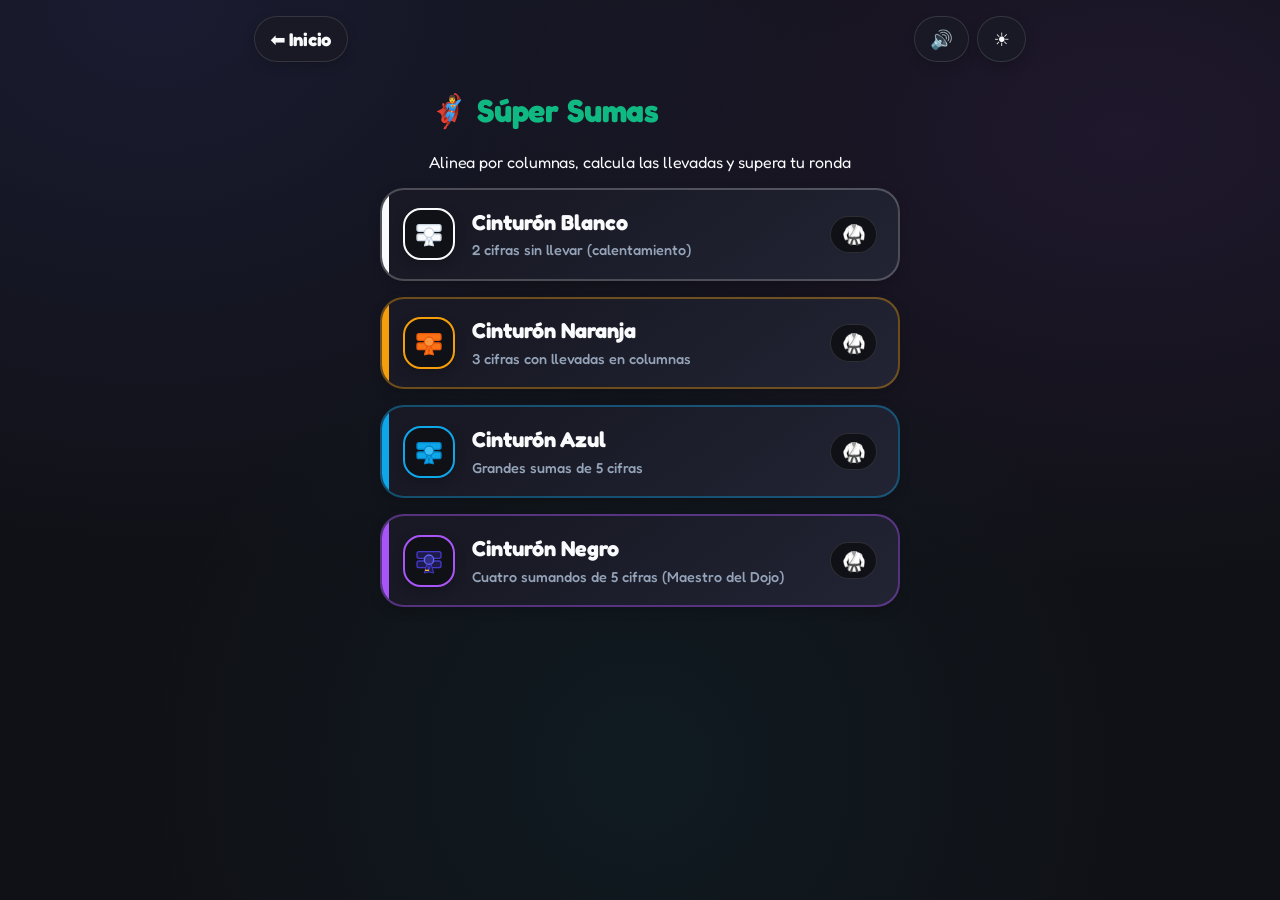
<file: sumas.html>
<!DOCTYPE html>
<html lang="es">
<head>
  <script>
    let initialTheme = new URLSearchParams(location.hash.slice(1)).get('mathjr-theme');
    if (!initialTheme) {
      const savedCookie = document.cookie.match(/(?:^|; )mathjr_theme=(light|dark)(?:;|$)/);
      if (savedCookie) initialTheme = savedCookie[1];
    }
    try { initialTheme = initialTheme || localStorage.getItem('mathjr_theme'); } catch (_) {}
    if (initialTheme === 'light') {
      document.documentElement.setAttribute('data-theme', 'light');
    }
  </script>
  <meta charset="UTF-8">
  <meta name="viewport" content="width=device-width, initial-scale=1.0, viewport-fit=cover">
  <title>Súper Sumas | Math Dojo Junior 🦸‍♂️</title>
  <meta name="theme-color" content="#101116">
  
  <link rel="stylesheet" href="ui.css">
  <script src="dojo-audio.js" defer></script>
  <script src="dojo-fx.js" defer></script>
  <script src="dojo-progress.js" defer></script>
  <script src="accessibility.js" defer></script>
  <script src="theme.js" defer></script>
  <script src="practice-guide.js" defer></script>
  <script src="practice-help.js" defer></script>

  <style>
    /* Estilos específicos de Súper Sumas */
    .game-area {
      display: none;
      width: min(96%, 680px);
      flex-direction: column;
      align-items: center;
    }
    .game-area.active { display: flex; }

    .game-layout {
      width: 100%;
      background: var(--bg-card);
      border: 2px solid var(--border-card);
      border-radius: 28px;
      padding: 1.4rem 1rem 1.6rem;
      box-shadow: var(--shadow-sm);
      display: flex;
      flex-direction: column;
      gap: 1.4rem;
      align-items: center;
    }

    .problem-section {
      display: flex;
      flex-direction: column;
      align-items: center;
      justify-content: center;
      width: 100%;
      overflow-x: auto;
      padding: 0.5rem 0;
    }

    .sum-wrapper {
      display: inline-flex;
      flex-direction: column;
      align-items: flex-end;
      padding-left: 2.5rem;
      position: relative;
    }

    .sum-row {
      display: flex;
      gap: 0.35rem;
      position: relative;
      margin-bottom: 0.35rem;
    }

    .last-operand {
      border-bottom: 4px solid var(--text-main);
      padding-bottom: 0.7rem;
      margin-bottom: 0.8rem;
    }

    .sign {
      position: absolute;
      left: -2.4rem;
      bottom: 0.7rem;
      font-size: 2.6rem;
      font-weight: 800;
      color: #10b981;
      line-height: 1;
    }

    .box {
      width: clamp(2.8rem, 8vw, 3.4rem);
      height: clamp(3.2rem, 9vw, 3.8rem);
      display: flex;
      justify-content: center;
      align-items: center;
      font-size: clamp(2rem, 6vw, 2.5rem);
      font-weight: 800;
      border-radius: 12px;
      transition: background-color 0.15s;
    }

    .empty { background: transparent; }
    .digit { color: var(--text-main); }

    .box.col-highlight {
      background-color: rgba(56, 189, 248, 0.18);
    }
    [data-theme="light"] .box.col-highlight {
      background-color: rgba(59, 130, 246, 0.16);
    }

    .sum-input {
      background: var(--bg-surface);
      border: 2px solid var(--border-color);
      border-radius: 12px;
      color: var(--text-main);
      text-align: center;
      cursor: pointer;
      outline: none;
      caret-color: transparent;
      font-size: clamp(2rem, 6vw, 2.5rem);
      font-weight: 800;
      transition: border-color 0.15s, box-shadow 0.15s, background-color 0.15s;
    }

    .sum-input.focus {
      border-color: #3b82f6;
      box-shadow: 0 0 0 3px rgba(59, 130, 246, 0.35);
      background: var(--bg-card);
    }

    .carry-input {
      width: clamp(2rem, 6vw, 2.5rem);
      height: clamp(2rem, 6vw, 2.5rem);
      font-size: 1.35rem;
      margin: 0 0.35rem;
      border-color: rgba(245, 158, 11, 0.5);
      color: var(--accent-gold);
      border-radius: 10px;
    }

    .feedback {
      min-height: 2.2rem;
      font-size: 1.25rem;
      font-weight: 800;
      display: flex;
      align-items: center;
      justify-content: center;
      text-align: center;
      margin-top: 0.6rem;
      width: 100%;
    }
    .feedback.correct { color: #10b981; animation: bounce 0.4s; }
    .feedback.wrong { color: #f43f5e; animation: shake 0.35s; }

    @media (min-width: 680px) {
      .game-layout {
        flex-direction: row;
        justify-content: space-around;
        padding: 2rem 1.5rem;
      }
      .problem-section {
        flex: 1.2;
        border-right: 2px dashed var(--border-color);
        padding-right: 1.5rem;
      }
      .keypad {
        flex: 0.9;
        max-width: 290px;
      }
    }
  </style>
</head>
<body>
  <!-- Barra de Navegación -->
  <div class="top-nav">
    <a href="index.html" class="btn-nav">⬅️ Inicio</a>
    <div class="top-nav-group">
      <button class="sound-toggle-btn" type="button" onclick="DojoAudio.toggleMute()" aria-label="Silenciar o activar sonido" title="Sonido">
        <span class="sound-icon">🔊</span>
      </button>
      <button class="theme-toggle-btn" type="button" onclick="toggleTheme()" title="Cambiar tema" aria-label="Cambiar tema de color">
        <span id="theme-icon">☀️</span>
      </button>
    </div>
  </div>

  <div class="header">
    <h1 style="color: #10b981;">🦸‍♂️ Súper Sumas</h1>
    <p>Alinea por columnas, calcula las llevadas y supera tu ronda</p>
  </div>

  <!-- SELECTOR DE CINTURONES -->
  <div class="level-selector" id="level-selector">
    <button class="belt-btn" data-level="blanco">
      <div class="belt-icon-wrap" aria-hidden="true">
        <svg viewBox="0 0 48 48" fill="none">
          <rect x="6" y="10" width="36" height="10" rx="3" fill="#f8fafc" stroke="#cbd5e1" stroke-width="2"/>
          <rect x="6" y="24" width="36" height="10" rx="3" fill="#f8fafc" stroke="#cbd5e1" stroke-width="2"/>
          <circle cx="24" cy="22" r="7" fill="#ffffff" stroke="#cbd5e1" stroke-width="2"/>
          <path d="M21 28 L17 42 L25 40 Z" fill="#f8fafc" stroke="#cbd5e1" stroke-width="1.5"/>
          <path d="M27 28 L31 42 L23 40 Z" fill="#f8fafc" stroke="#cbd5e1" stroke-width="1.5"/>
        </svg>
      </div>
      <div class="belt-text">
        <span class="belt-title">Cinturón Blanco</span>
        <span class="belt-desc">2 cifras sin llevar (calentamiento)</span>
      </div>
      <div class="belt-badge-stars" data-belt="blanco">🥋</div>
    </button>
    <button class="belt-btn" data-level="naranja">
      <div class="belt-icon-wrap" aria-hidden="true">
        <svg viewBox="0 0 48 48" fill="none">
          <rect x="6" y="10" width="36" height="10" rx="3" fill="#f97316" stroke="#ea580c" stroke-width="2"/>
          <rect x="6" y="24" width="36" height="10" rx="3" fill="#f97316" stroke="#ea580c" stroke-width="2"/>
          <circle cx="24" cy="22" r="7" fill="#fb923c" stroke="#ea580c" stroke-width="2"/>
          <path d="M21 28 L17 42 L25 40 Z" fill="#f97316" stroke="#ea580c" stroke-width="1.5"/>
          <path d="M27 28 L31 42 L23 40 Z" fill="#f97316" stroke="#ea580c" stroke-width="1.5"/>
        </svg>
      </div>
      <div class="belt-text">
        <span class="belt-title">Cinturón Naranja</span>
        <span class="belt-desc">3 cifras con llevadas en columnas</span>
      </div>
      <div class="belt-badge-stars" data-belt="naranja">🥋</div>
    </button>
    <button class="belt-btn" data-level="azul">
      <div class="belt-icon-wrap" aria-hidden="true">
        <svg viewBox="0 0 48 48" fill="none">
          <rect x="6" y="10" width="36" height="10" rx="3" fill="#0ea5e9" stroke="#0284c7" stroke-width="2"/>
          <rect x="6" y="24" width="36" height="10" rx="3" fill="#0ea5e9" stroke="#0284c7" stroke-width="2"/>
          <circle cx="24" cy="22" r="7" fill="#38bdf8" stroke="#0284c7" stroke-width="2"/>
          <path d="M21 28 L17 42 L25 40 Z" fill="#0ea5e9" stroke="#0284c7" stroke-width="1.5"/>
          <path d="M27 28 L31 42 L23 40 Z" fill="#0ea5e9" stroke="#0284c7" stroke-width="1.5"/>
        </svg>
      </div>
      <div class="belt-text">
        <span class="belt-title">Cinturón Azul</span>
        <span class="belt-desc">Grandes sumas de 5 cifras</span>
      </div>
      <div class="belt-badge-stars" data-belt="azul">🥋</div>
    </button>
    <button class="belt-btn" data-level="negro">
      <div class="belt-icon-wrap" aria-hidden="true">
        <svg viewBox="0 0 48 48" fill="none">
          <rect x="6" y="10" width="36" height="10" rx="3" fill="#1e1b4b" stroke="#4338ca" stroke-width="2"/>
          <rect x="6" y="24" width="36" height="10" rx="3" fill="#1e1b4b" stroke="#4338ca" stroke-width="2"/>
          <circle cx="24" cy="22" r="7" fill="#312e81" stroke="#6366f1" stroke-width="2"/>
          <path d="M21 28 L17 42 L25 40 Z" fill="#1e1b4b" stroke="#4338ca" stroke-width="1.5"/>
          <path d="M27 28 L31 42 L23 40 Z" fill="#1e1b4b" stroke="#4338ca" stroke-width="1.5"/>
          <rect x="18" y="37" width="6" height="2" fill="#fbbf24"/>
        </svg>
      </div>
      <div class="belt-text">
        <span class="belt-title">Cinturón Negro</span>
        <span class="belt-desc">Cuatro sumandos de 5 cifras (Maestro del Dojo)</span>
      </div>
      <div class="belt-badge-stars" data-belt="negro">🥋</div>
    </button>
  </div>

  <!-- ÁREA DEL JUEGO -->
  <div class="game-area" id="game-area">
    <div class="game-header">
      <button class="change-level-btn" onclick="showLevelSelector()">🥋 Niveles</button>
      <span class="active-level" id="header-belt-name">🥋 Cinturón Blanco</span>
      <div class="score-board">
        <span>✅ <b id="score">0</b></span>
        <span>🔥 <b id="streak">0</b></span>
      </div>
    </div>

    <!-- Indicador de Ronda de 8 preguntas -->
    <div class="round-progress-container" id="round-progress-indicator"></div>

    <div class="game-layout">
      <!-- Sección del Problema -->
      <div class="problem-section">
        <div id="sum-container"></div>
        <div class="feedback" id="feedback" role="status" aria-live="polite"></div>
      </div>

      <!-- Teclado Virtual Táctil -->
      <div class="keypad">
        <button class="key-btn" onclick="pressKey(1)">1</button>
        <button class="key-btn" onclick="pressKey(2)">2</button>
        <button class="key-btn" onclick="pressKey(3)">3</button>
        <button class="key-btn" onclick="pressKey(4)">4</button>
        <button class="key-btn" onclick="pressKey(5)">5</button>
        <button class="key-btn" onclick="pressKey(6)">6</button>
        <button class="key-btn" onclick="pressKey(7)">7</button>
        <button class="key-btn" onclick="pressKey(8)">8</button>
        <button class="key-btn" onclick="pressKey(9)">9</button>
        <button class="key-btn key-action" onclick="clearInput()">Borrar</button>
        <button class="key-btn" onclick="pressKey(0)">0</button>
        <button class="key-btn key-ok" onclick="checkAnswer()">OK</button>
      </div>
    </div>
  </div>

  <script>
    let currentLevel = '';
    let operands = [];
    let expectedSum = 0;
    let score = 0;
    let streak = 0;
    let isWaiting = false;
    let focusedInput = null;
    let roundManager = null;

    const levelSelector = document.getElementById('level-selector');
    const gameArea = document.getElementById('game-area');
    const sumContainer = document.getElementById('sum-container');
    const feedbackEl = document.getElementById('feedback');
    const scoreEl = document.getElementById('score');
    const streakEl = document.getElementById('streak');
    const beltBtns = document.querySelectorAll('.belt-btn');
    const headerTexts = document.querySelector('.header');
    const headerBeltName = document.getElementById('header-belt-name');

    const beltNames = {
      blanco: 'Cinturón Blanco',
      naranja: 'Cinturón Naranja',
      azul: 'Cinturón Azul',
      negro: 'Cinturón Negro'
    };

    function showLevelSelector() {
      gameArea.classList.remove('active');
      levelSelector.style.display = 'flex';
      headerTexts.style.display = 'block';
      refreshBeltStars();
    }

    function refreshBeltStars() {
      if (!window.DojoProgress) return;
      ['blanco', 'naranja', 'azul', 'negro'].forEach(bId => {
        const data = DojoProgress.getGameBelt('sumas', bId);
        const el = document.querySelector(`.belt-badge-stars[data-belt="${bId}"]`);
        if (el) {
          el.textContent = data.stars > 0 ? `🥋 ${'⭐'.repeat(data.stars)}` : '🥋';
        }
      });
    }

    beltBtns.forEach(btn => {
      btn.addEventListener('click', () => {
        currentLevel = btn.dataset.level;
        headerBeltName.textContent = `🥋 ${beltNames[currentLevel] || currentLevel}`;
        levelSelector.style.display = 'none';
        headerTexts.style.display = 'none';
        gameArea.classList.add('active');

        score = 0; streak = 0;
        updateScore();
        feedbackEl.textContent = '';

        if (window.DojoRoundManager) {
          roundManager = new DojoRoundManager({
            gameId: 'sumas',
            beltId: currentLevel,
            beltName: beltNames[currentLevel],
            totalQuestions: 8,
            onRestart: () => startNewRound()
          });
          roundManager.start();
        }

        generateProblem();
      });
    });

    function startNewRound() {
      score = 0; streak = 0;
      updateScore();
      if (roundManager) roundManager.start();
      generateProblem();
    }

    // Foco e iluminación de columna
    window.setFocus = function(element) {
      if (isWaiting) return;
      if (focusedInput) focusedInput.classList.remove('focus');
      focusedInput = element;
      focusedInput.classList.add('focus');

      document.querySelectorAll('.box').forEach(b => b.classList.remove('col-highlight'));

      if (currentLevel === 'blanco' || currentLevel === 'naranja') {
        const colMatch = element.dataset.id.match(/\d+/);
        if (colMatch) {
          const colFromRight = parseInt(colMatch[0]);
          const numCols = String(expectedSum).length;
          const childIndex = numCols - colFromRight;

          const rows = document.querySelectorAll('.sum-row');
          rows.forEach(row => {
            const boxes = row.querySelectorAll('.box');
            if (boxes[childIndex]) {
              boxes[childIndex].classList.add('col-highlight');
            }
          });
        }
      }
    };

    function pressKey(num) {
      if (isWaiting || !focusedInput) return;
      if (window.DojoAudio) DojoAudio.play('tap');

      focusedInput.value = num;

      // Auto-avance a la izquierda
      if (focusedInput.classList.contains('result-input')) {
        let currentId = parseInt(focusedInput.dataset.id.replace('r', ''));
        let nextInput = document.querySelector(`[data-id="r${currentId + 1}"]`);
        if (nextInput) setFocus(nextInput);
      }
    }

    function clearInput() {
      if (isWaiting || !focusedInput) return;
      if (window.DojoAudio) DojoAudio.play('tap');
      focusedInput.value = '';
    }

    function randomInt(min, max) {
      return Math.floor(Math.random() * (max - min + 1)) + min;
    }

    function generateProblem() {
      operands = [];
      isWaiting = false;

      if (currentLevel === 'blanco') {
        let u1 = randomInt(1, 8); let u2 = randomInt(1, 9 - u1);
        let t1 = randomInt(1, 8); let t2 = randomInt(1, 9 - t1);
        operands.push(t1 * 10 + u1);
        operands.push(t2 * 10 + u2);
      }
      else if (currentLevel === 'naranja') {
        let a, b;
        do {
          a = randomInt(100, 999);
          b = randomInt(100, 999);
        } while (![1, 10, 100].some(place => Math.floor(a / place) % 10 + Math.floor(b / place) % 10 >= 10));
        operands.push(a, b);
      }
      else if (currentLevel === 'azul') {
        operands.push(randomInt(10000, 99999));
        operands.push(randomInt(10000, 99999));
      }
      else if (currentLevel === 'negro') {
        for (let i = 0; i < 4; i++) {
          operands.push(randomInt(10000, 99999));
        }
      }

      expectedSum = operands.reduce((a, b) => a + b, 0);
      renderGrid();
    }

    function renderGrid() {
      let html = '<div class="sum-wrapper">';
      const sumStr = String(expectedSum);
      const numCols = sumStr.length;

      // Fila de llevadas
      html += `<div class="sum-row carries">`;
      for (let c = numCols; c >= 1; c--) {
        if (c === 1 || currentLevel === 'blanco') {
          html += `<div class="box empty"></div>`;
        } else {
          html += `<input type="text" class="box sum-input carry-input" readonly data-id="c${c}" onclick="setFocus(this)" aria-label="Llevada columna ${c}">`;
        }
      }
      html += `</div>`;

      // Operandos
      operands.forEach((op, index) => {
        const isLast = (index === operands.length - 1);
        let rowClass = isLast ? 'sum-row last-operand' : 'sum-row';
        html += `<div class="${rowClass}">`;

        if (isLast) html += `<div class="sign">+</div>`;

        let opStr = String(op);
        let padding = numCols - opStr.length;

        for (let i = 0; i < padding; i++) html += `<div class="box empty"></div>`;
        for (let i = 0; i < opStr.length; i++) {
          html += `<div class="box digit">${opStr[i]}</div>`;
        }
        html += `</div>`;
      });

      // Fila de resultado
      html += `<div class="sum-row result-row">`;
      for (let c = numCols; c >= 1; c--) {
        html += `<input type="text" class="box sum-input result-input" readonly data-id="r${c}" onclick="setFocus(this)" aria-label="Resultado columna ${c}">`;
      }
      html += `</div></div>`;

      sumContainer.innerHTML = html;

      // Enfocar unidades
      const unitsBox = document.querySelector('[data-id="r1"]');
      if (unitsBox) setFocus(unitsBox);
    }

    function checkAnswer() {
      if (isWaiting) return;

      let userStr = '';
      const numCols = String(expectedSum).length;
      for (let c = numCols; c >= 1; c--) {
        const val = document.querySelector(`[data-id="r${c}"]`).value;
        userStr += (val === '' ? '0' : val);
      }
      const userSum = parseInt(userStr, 10);
      const isCorrect = (userSum === expectedSum);

      if (isCorrect) {
        isWaiting = true;
        score++; streak++;
        feedbackEl.textContent = '¡Súper suma correcta! 🦸‍♂️✨';
        feedbackEl.className = 'feedback correct';
        updateScore();

        if (window.DojoAudio) DojoAudio.play('correct');
        if (window.DojoFX) DojoFX.sparkle(sumContainer);

        const finished = roundManager ? roundManager.recordAnswer(true) : false;

        if (!finished) {
          setTimeout(() => {
            feedbackEl.textContent = '';
            generateProblem();
          }, 1200);
        }
      } else {
        streak = 0;
        feedbackEl.textContent = 'Revisa las cifras y llevadas, ¡tú puedes!';
        feedbackEl.className = 'feedback wrong';
        updateScore();

        if (window.DojoAudio) DojoAudio.play('wrong');

        const unitsBox = document.querySelector('[data-id="r1"]');
        if (unitsBox) setFocus(unitsBox);
      }
    }

    window.getPracticeHint = function() {
      const places = String(expectedSum).length;
      const padded = operands.map(value => String(value).padStart(places, '0'));
      let carry = 0;
      let unitsHint = '';
      for (let column = 1; column <= places; column++) {
        const digits = padded.map(value => Number(value[value.length - column]));
        const incomingCarry = carry;
        const total = digits.reduce((sum, digit) => sum + digit, incomingCarry);
        const columnName = column === 1 ? 'unidades' : column === 2 ? 'decenas' : column === 3 ? 'centenas' : `columna ${column}`;
        const carryOut = Math.floor(total / 10);
        const entered = document.querySelector(`[data-id="r${column}"]`)?.value;
        const hint = `En ${columnName}: ${digits.join(' + ')}${incomingCarry ? ` + la llevada ${incomingCarry}` : ''} = ${total}. Aquí va ${total % 10}${carryOut ? ` y llevas ${carryOut}` : ''}.`;
        if (!unitsHint) unitsHint = hint;
        if (entered !== String(total % 10)) return hint;
        carry = carryOut;
      }
      return unitsHint || 'Suma cada columna de derecha a izquierda y revisa las llevadas.';
    };

    function updateScore() {
      scoreEl.textContent = score;
      streakEl.textContent = streak;
    }

    // Soporte teclado físico
    document.addEventListener('keydown', (e) => {
      if (!gameArea.classList.contains('active') || isWaiting) return;
      if (e.key >= '0' && e.key <= '9') {
        pressKey(e.key);
      } else if (e.key === 'Backspace') {
        clearInput();
      } else if (e.key === 'Enter') {
        checkAnswer();
      }
    });

    document.addEventListener('DOMContentLoaded', () => {
      refreshBeltStars();
    });
  </script>
</body>
</html>
</file>
<file: ui.css>
/* ==========================================================================
   Math Dojo Junior · Sistema de Diseño Cósmico (Coherente con Math Universe)
   ========================================================================== */

@import url('https://fonts.googleapis.com/css2?family=Fredoka:wght@400;500;600;700;800&family=JetBrains+Mono:wght@700;800&display=swap');

:root {
  /* Paleta Oscura Cósmica (por defecto, alineada con Math Universe) */
  --bg-primary: #101116;
  --bg-card: #181924;
  --bg-surface: #222434;
  --text-main: #f8fafc;
  --text-muted: #94a3b8;
  --border-color: rgba(255, 255, 255, 0.12);
  --border-card: rgba(255, 255, 255, 0.14);

  /* Acentos Cósmicos */
  --accent-primary: #6366f1;
  --accent-glow: rgba(99, 102, 241, 0.25);
  --accent-gold: #f59e0b;
  --accent-emerald: #10b981;
  --accent-rose: #f43f5e;
  --accent-cyan: #06b6d4;

  /* Cinturones del Dojo */
  --belt-blanco: #e2e8f0;
  --belt-naranja: #f59e0b;
  --belt-azul: #0ea5e9;
  --belt-negro: #a855f7;

  /* Tipografías */
  --font-kids: 'Fredoka', system-ui, -apple-system, sans-serif;
  --font-math: 'JetBrains Mono', 'Fredoka', monospace;

  /* Sombras y Elevaciones Táctiles */
  --shadow-sm: 0 4px 12px rgba(0, 0, 0, 0.18);
  --shadow-md: 0 8px 24px rgba(0, 0, 0, 0.28);
  --shadow-lg: 0 16px 40px rgba(0, 0, 0, 0.38);
}

[data-theme="light"] {
  /* Paleta Clara Limpia (blanco perla con neblinas suaves) */
  --bg-primary: #f8fafc;
  --bg-card: #ffffff;
  --bg-surface: #f1f5f9;
  --text-main: #0f172a;
  --text-muted: #64748b;
  --border-color: rgba(0, 0, 0, 0.08);
  --border-card: rgba(0, 0, 0, 0.1);
  --accent-primary: #4f46e5;
  --accent-glow: rgba(79, 70, 229, 0.15);
  --belt-blanco: #94a3b8;
  --shadow-sm: 0 4px 12px rgba(15, 23, 42, 0.06);
  --shadow-md: 0 8px 24px rgba(15, 23, 42, 0.09);
  --shadow-lg: 0 16px 40px rgba(15, 23, 42, 0.14);
}

html, body, button, a, h1, h2, h3, p, span, input, select, textarea {
  font-family: var(--font-kids) !important;
}

* {
  box-sizing: border-box;
  -webkit-tap-highlight-color: transparent;
}

body {
  margin: 0;
  padding: 0;
  background-color: var(--bg-primary);
  color: var(--text-main);
  background-image:
    radial-gradient(ellipse at 12% 0%, rgba(99, 102, 241, 0.12), transparent 45%),
    radial-gradient(ellipse at 88% 15%, rgba(168, 85, 247, 0.1), transparent 42%),
    radial-gradient(circle at 50% 85%, rgba(6, 182, 212, 0.06), transparent 50%);
  min-height: 100vh;
  display: flex;
  flex-direction: column;
  align-items: center;
  transition: background-color 0.3s ease, color 0.3s ease;
  overflow-x: hidden;
  letter-spacing: -0.01em;
}

/* Números tabulares alineados en operaciones matemáticas */
.box, .sum-input, .digit, .carry-input, .digital-box, .answer-display, .key-btn {
  font-family: var(--font-math);
  font-variant-numeric: tabular-nums lining-nums;
}

button, a {
  touch-action: manipulation;
}

:focus-visible {
  outline: 3px solid var(--accent-gold);
  outline-offset: 3px;
}

/* ==========================================================================
   Controles Superiores (Home & Navegación)
   ========================================================================== */

.home-controls, .top-nav {
  display: flex;
  align-items: center;
  gap: 0.6rem;
  z-index: 100;
}

.home-controls {
  position: absolute;
  top: max(1.2rem, env(safe-area-inset-top));
  right: max(1.2rem, env(safe-area-inset-right));
}

.top-nav {
  width: 100%;
  max-width: 820px;
  justify-content: space-between;
  padding: max(1rem, env(safe-area-inset-top)) 1.5rem 0.5rem;
}

.top-nav-group {
  display: flex;
  align-items: center;
  gap: 0.5rem;
}

.btn-nav, .theme-toggle-btn, .avatar-open-btn, .sound-toggle-btn {
  background: var(--bg-card);
  border: 1.5px solid var(--border-color);
  border-radius: 999px;
  cursor: pointer;
  padding: 0.55rem 0.95rem;
  font-size: 1.15rem;
  font-weight: 700;
  display: inline-flex;
  align-items: center;
  justify-content: center;
  gap: 0.45rem;
  color: var(--text-main);
  box-shadow: var(--shadow-sm);
  text-decoration: none;
  transition: transform 0.16s cubic-bezier(0.175, 0.885, 0.32, 1.275), background 0.2s, border-color 0.2s, box-shadow 0.2s;
  min-height: 46px;
}

.btn-nav:hover, .theme-toggle-btn:hover, .avatar-open-btn:hover, .sound-toggle-btn:hover {
  border-color: rgba(99, 102, 241, 0.4);
  transform: translateY(-2px);
  box-shadow: var(--shadow-md);
}

.btn-nav:active, .theme-toggle-btn:active, .avatar-open-btn:active, .sound-toggle-btn:active {
  transform: scale(0.92);
}

.avatar-open-btn img {
  width: 1.85rem;
  height: 1.85rem;
  object-fit: contain;
}

/* ==========================================================================
   Cabecera de Juego Moderna (.game-header)
   ========================================================================== */

.game-header {
  display: flex !important;
  align-items: center;
  justify-content: space-between;
  gap: 0.8rem;
  width: min(94%, 600px);
  padding: 0.7rem 1.1rem !important;
  margin: 0 auto 0.8rem !important;
  border: 1.5px solid var(--border-color);
  border-radius: 20px;
  background: var(--bg-card);
  box-shadow: var(--shadow-sm);
  backdrop-filter: blur(8px);
}

.game-header .change-level-btn {
  padding: 0.45rem 0.9rem;
  border: 1px solid var(--border-color);
  border-radius: 12px;
  background: var(--bg-surface);
  color: var(--text-main) !important;
  font-size: 0.95rem;
  font-weight: 700;
  text-decoration: none !important;
  display: inline-flex;
  align-items: center;
  gap: 0.35rem;
  transition: transform 0.15s, background 0.15s;
}

.game-header .change-level-btn:active {
  transform: scale(0.94);
}

.active-level {
  display: inline-flex;
  align-items: center;
  gap: 0.4rem;
  padding: 0.35rem 0.85rem;
  border-radius: 12px;
  background: rgba(99, 102, 241, 0.14);
  border: 1px solid rgba(99, 102, 241, 0.35);
  color: var(--text-main);
  font-size: 1rem;
  font-weight: 800;
}

.score-board {
  display: inline-flex !important;
  align-items: center;
  gap: 0.4rem !important;
  padding: 0.3rem 0.6rem !important;
  border: 1px solid var(--border-color) !important;
  border-radius: 14px !important;
  background: var(--bg-surface) !important;
  color: var(--text-main) !important;
  font-size: 0.95rem;
  font-weight: 800;
}

.score-board > span {
  display: inline-flex;
  align-items: center;
  gap: 0.25rem;
  padding: 0.25rem 0.5rem;
  border-radius: 8px;
}

/* ==========================================================================
   Indicador de Progreso de Ronda (Ronda de 8 preguntas)
   ========================================================================== */

.round-progress-container {
  width: min(94%, 520px);
  display: flex;
  flex-direction: column;
  align-items: center;
  gap: 0.35rem;
  margin-bottom: 0.75rem;
}

.round-step {
  font-size: 0.92rem;
  color: var(--text-muted);
  font-weight: 600;
}
.round-step b {
  color: var(--text-main);
}

.round-dots {
  display: flex;
  gap: 0.45rem;
  align-items: center;
  justify-content: center;
}

.round-dot {
  width: 10px;
  height: 10px;
  border-radius: 999px;
  background: var(--border-color);
  transition: transform 0.2s cubic-bezier(0.175, 0.885, 0.32, 1.275), background 0.2s;
}

.round-dot.done {
  background: var(--accent-emerald);
  box-shadow: 0 0 6px rgba(16, 185, 129, 0.4);
}

.round-dot.current {
  background: var(--accent-gold);
  transform: scale(1.35);
  box-shadow: 0 0 8px rgba(245, 158, 11, 0.5);
}

/* ==========================================================================
   Modal de Fin de Ronda (Celebración, Estrellas y Confeti)
   ========================================================================== */

.dojo-modal-round {
  width: min(92vw, 440px);
  padding: 0;
  border: 2px solid var(--border-card);
  border-radius: 32px;
  background: var(--bg-card);
  color: var(--text-main);
  box-shadow: var(--shadow-lg);
  overflow: hidden;
}

.dojo-modal-round::backdrop {
  background: rgba(16, 17, 22, 0.75);
  backdrop-filter: blur(8px);
}

.modal-card {
  padding: 2.2rem 1.8rem 1.8rem;
  display: flex;
  flex-direction: column;
  align-items: center;
  text-align: center;
  position: relative;
}

.modal-avatar-bubble {
  width: 5.5rem;
  height: 5.5rem;
  border-radius: 999px;
  background: linear-gradient(135deg, rgba(99, 102, 241, 0.25), rgba(168, 85, 247, 0.25));
  border: 3px solid rgba(99, 102, 241, 0.5);
  display: flex;
  align-items: center;
  justify-content: center;
  box-shadow: 0 10px 24px rgba(99, 102, 241, 0.3);
  margin-bottom: 0.8rem;
  animation: float 2.8s ease-in-out infinite;
}

.modal-avatar-bubble img {
  width: 3.6rem;
  height: 3.6rem;
  object-fit: contain;
}

.modal-title {
  margin: 0.2rem 0 0.3rem;
  font-size: clamp(1.6rem, 5vw, 2.1rem);
  font-weight: 800;
  letter-spacing: -0.02em;
}

.modal-subtitle {
  margin: 0 0 1.2rem;
  color: var(--text-muted);
  font-size: 1rem;
  line-height: 1.4;
}

.modal-stars {
  display: flex;
  justify-content: center;
  gap: 0.75rem;
  margin-bottom: 1.2rem;
}

.star-slot {
  font-size: 3rem;
  opacity: 0.2;
  transform: scale(0.6);
  filter: grayscale(1);
  transition: transform 0.4s cubic-bezier(0.175, 0.885, 0.32, 1.4), opacity 0.4s ease, filter 0.4s ease;
}

.star-slot.active {
  opacity: 1;
  transform: scale(1.15);
  filter: grayscale(0) drop-shadow(0 0 12px rgba(245, 158, 11, 0.7));
}

.modal-stats {
  padding: 0.75rem 1.2rem;
  border-radius: 16px;
  background: var(--bg-surface);
  border: 1px solid var(--border-color);
  font-size: 1.05rem;
  color: var(--text-main);
  margin-bottom: 1.6rem;
  width: 100%;
}

.modal-actions {
  display: flex;
  flex-direction: column;
  gap: 0.65rem;
  width: 100%;
}

.btn-modal-action {
  width: 100%;
  padding: 0.85rem 1.2rem;
  border-radius: 18px;
  border: none;
  font-family: inherit;
  font-size: 1.15rem;
  font-weight: 800;
  cursor: pointer;
  display: inline-flex;
  align-items: center;
  justify-content: center;
  gap: 0.5rem;
  text-decoration: none;
  transition: transform 0.16s, box-shadow 0.16s;
}

.btn-modal-action:active {
  transform: scale(0.96);
}

.btn-play-again {
  background: linear-gradient(135deg, #10b981, #059669);
  color: white;
  box-shadow: 0 6px 18px rgba(16, 185, 129, 0.35);
}

.btn-change-belt {
  background: var(--bg-surface);
  color: var(--text-main);
  border: 1.5px solid var(--border-color);
}

.btn-home {
  background: transparent;
  color: var(--text-muted);
  font-size: 1rem;
}

/* ==========================================================================
   Teclado Virtual Táctil Moderno (.keypad)
   ========================================================================== */

.keypad {
  display: grid;
  grid-template-columns: repeat(3, 1fr);
  gap: 0.65rem;
  width: 100%;
  max-width: 330px;
}

.key-btn {
  background: var(--bg-card);
  border: 1.5px solid var(--border-color);
  border-radius: 18px;
  font-size: clamp(1.8rem, 5vw, 2.2rem);
  font-weight: 800;
  color: var(--text-main);
  padding: 0.75rem 0;
  cursor: pointer;
  box-shadow: 0 4px 0 var(--border-color);
  transition: transform 0.08s ease, box-shadow 0.08s ease, background-color 0.15s;
  user-select: none;
  min-height: 58px;
  display: flex;
  align-items: center;
  justify-content: center;
}

.key-btn:active {
  transform: translateY(4px);
  box-shadow: 0 0 0 var(--border-color);
  background: var(--bg-surface);
}

.key-action {
  background: rgba(244, 63, 94, 0.15);
  color: var(--accent-rose);
  border-color: rgba(244, 63, 94, 0.4);
  box-shadow: 0 4px 0 rgba(244, 63, 94, 0.4);
  font-size: 1.35rem;
}

.key-action:active {
  background: rgba(244, 63, 94, 0.28);
  box-shadow: 0 0 0 rgba(244, 63, 94, 0.4);
}

.key-ok {
  background: linear-gradient(135deg, #10b981, #059669);
  color: white;
  border-color: #047857;
  box-shadow: 0 4px 0 #047857;
  font-size: 1.35rem;
}

.key-ok:active {
  box-shadow: 0 0 0 #047857;
}

/* ==========================================================================
   Selector de Cinturones (.belt-btn) · Cápsulas Marciales Modernas
   ========================================================================== */

.level-selector {
  width: min(94%, 520px);
  display: flex;
  flex-direction: column;
  gap: 1rem;
  margin-bottom: 2rem;
}

.belt-btn {
  width: 100%;
  padding: 1.15rem 1.3rem;
  border-radius: 24px;
  border: 2px solid var(--border-card);
  background: linear-gradient(145deg, var(--bg-card) 20%, var(--bg-surface) 100%);
  color: var(--text-main);
  display: flex;
  align-items: center;
  gap: 1.1rem;
  text-align: left;
  cursor: pointer;
  box-shadow: var(--shadow-sm);
  position: relative;
  overflow: hidden;
  transition: transform 0.2s cubic-bezier(0.175, 0.885, 0.32, 1.275), box-shadow 0.2s, border-color 0.2s;
}

.belt-btn::before {
  content: '';
  position: absolute;
  left: 0;
  top: 0;
  bottom: 0;
  width: 7px;
  background: var(--belt-accent, #94a3b8);
  border-radius: 4px 0 0 4px;
}

.belt-btn:hover {
  transform: translateY(-3px);
  box-shadow: var(--shadow-md);
  border-color: var(--belt-accent, rgba(99, 102, 241, 0.5));
}

.belt-btn:active {
  transform: scale(0.97);
  box-shadow: var(--shadow-sm);
}

.belt-icon-wrap {
  width: 52px;
  height: 52px;
  border-radius: 18px;
  display: flex;
  align-items: center;
  justify-content: center;
  flex-shrink: 0;
  background: var(--bg-primary);
  border: 2px solid var(--belt-accent, var(--border-color));
  box-shadow: 0 4px 12px rgba(0, 0, 0, 0.2);
}
.belt-icon-wrap svg {
  width: 32px;
  height: 32px;
  display: block;
}

.belt-text {
  flex: 1;
  display: flex;
  flex-direction: column;
  gap: 0.3rem;
  line-height: 1.25;
}

.belt-title {
  font-size: clamp(1.15rem, 3.8vw, 1.35rem);
  font-weight: 800;
  color: var(--text-main);
  display: flex;
  align-items: center;
  gap: 0.45rem;
}

.belt-desc {
  font-size: 0.9rem;
  color: var(--text-muted);
  font-weight: 500;
  line-height: 1.35;
}

.belt-badge-stars {
  font-size: 1.2rem;
  display: flex;
  align-items: center;
  gap: 0.2rem;
  color: var(--accent-gold);
  flex-shrink: 0;
  padding: 0.35rem 0.65rem;
  border-radius: 999px;
  background: var(--bg-primary);
  border: 1px solid var(--border-color);
}

/* Colores y resplandores específicos de cada cinturón */
.belt-btn[data-level="blanco"],
.belt-btn[data-level="blanco-sumas"],
.belt-btn[data-level="blanco-restas"] {
  --belt-accent: #f8fafc;
  border-color: rgba(255, 255, 255, 0.22);
}
.belt-btn[data-level="blanco"]:hover,
.belt-btn[data-level="blanco-sumas"]:hover,
.belt-btn[data-level="blanco-restas"]:hover {
  box-shadow: 0 8px 24px rgba(255, 255, 255, 0.14);
}

.belt-btn[data-level="naranja"] {
  --belt-accent: #f59e0b;
  border-color: rgba(245, 158, 11, 0.38);
}
.belt-btn[data-level="naranja"]:hover {
  box-shadow: 0 8px 24px rgba(245, 158, 11, 0.24);
}

.belt-btn[data-level="azul"] {
  --belt-accent: #0ea5e9;
  border-color: rgba(14, 165, 233, 0.38);
}
.belt-btn[data-level="azul"]:hover {
  box-shadow: 0 8px 24px rgba(14, 165, 233, 0.24);
}

.belt-btn[data-level="negro"] {
  --belt-accent: #a855f7;
  border-color: rgba(168, 85, 247, 0.42);
}
.belt-btn[data-level="negro"]:hover {
  box-shadow: 0 8px 24px rgba(168, 85, 247, 0.26);
}

/* ==========================================================================
   Guía de Práctica (.practice-guide)
   ========================================================================== */

.practice-guide {
  width: min(92vw, 500px);
  padding: 0;
  border: 2px solid var(--border-card);
  border-radius: 28px;
  background: var(--bg-card);
  color: var(--text-main);
  box-shadow: var(--shadow-lg);
}

.practice-guide::backdrop {
  background: rgba(16, 17, 22, 0.75);
  backdrop-filter: blur(6px);
}

.practice-guide__content {
  padding: clamp(1.2rem, 5vw, 1.8rem);
}

.practice-guide__eyebrow {
  color: var(--accent-gold);
  font-size: 0.8rem;
  font-weight: 800;
  letter-spacing: 0.1em;
  margin: 0;
}

.practice-guide h2 {
  margin: 0.35rem 0 0.8rem;
  font-size: clamp(1.35rem, 5vw, 1.85rem);
  font-weight: 800;
}

.practice-guide__example {
  padding: 1rem 1.2rem;
  border-radius: 16px;
  background: var(--bg-surface);
  border: 1px solid var(--border-color);
  font-size: clamp(1.1rem, 4vw, 1.35rem);
  font-weight: 800;
  line-height: 1.45;
  margin: 0.6rem 0;
}

.practice-guide__tip {
  color: var(--text-muted);
  line-height: 1.5;
  font-size: 0.95rem;
}

.practice-guide__actions {
  display: flex;
  flex-wrap: wrap;
  justify-content: flex-end;
  gap: 0.65rem;
  margin-top: 1.3rem;
}

.practice-guide__actions button {
  min-height: 48px;
  padding: 0.65rem 1.1rem;
  border: 1.5px solid var(--border-color);
  border-radius: 14px;
  background: var(--bg-surface);
  color: var(--text-main);
  font: inherit;
  font-weight: 800;
  cursor: pointer;
  transition: transform 0.15s;
}

.practice-guide__actions button:active {
  transform: scale(0.95);
}

.practice-guide__actions .practice-guide__start {
  border-color: #059669;
  background: linear-gradient(135deg, #10b981, #059669);
  color: #fff;
  box-shadow: 0 4px 12px rgba(16, 185, 129, 0.28);
}

/* ==========================================================================
   Animaciones
   ========================================================================== */

@keyframes float {
  0%, 100% { transform: translateY(0); }
  50% { transform: translateY(-8px); }
}

@keyframes bounce {
  0%, 100% { transform: translateY(0); }
  50% { transform: translateY(-8px); }
}

@keyframes shake {
  0%, 100% { transform: translateX(0); }
  25% { transform: translateX(-8px); }
  75% { transform: translateX(8px); }
}

@media (prefers-reduced-motion: reduce) {
  *, *::before, *::after {
    animation-duration: 0.01ms !important;
    animation-iteration-count: 1 !important;
    scroll-behavior: auto !important;
    transition-duration: 0.01ms !important;
  }
}
</file>
